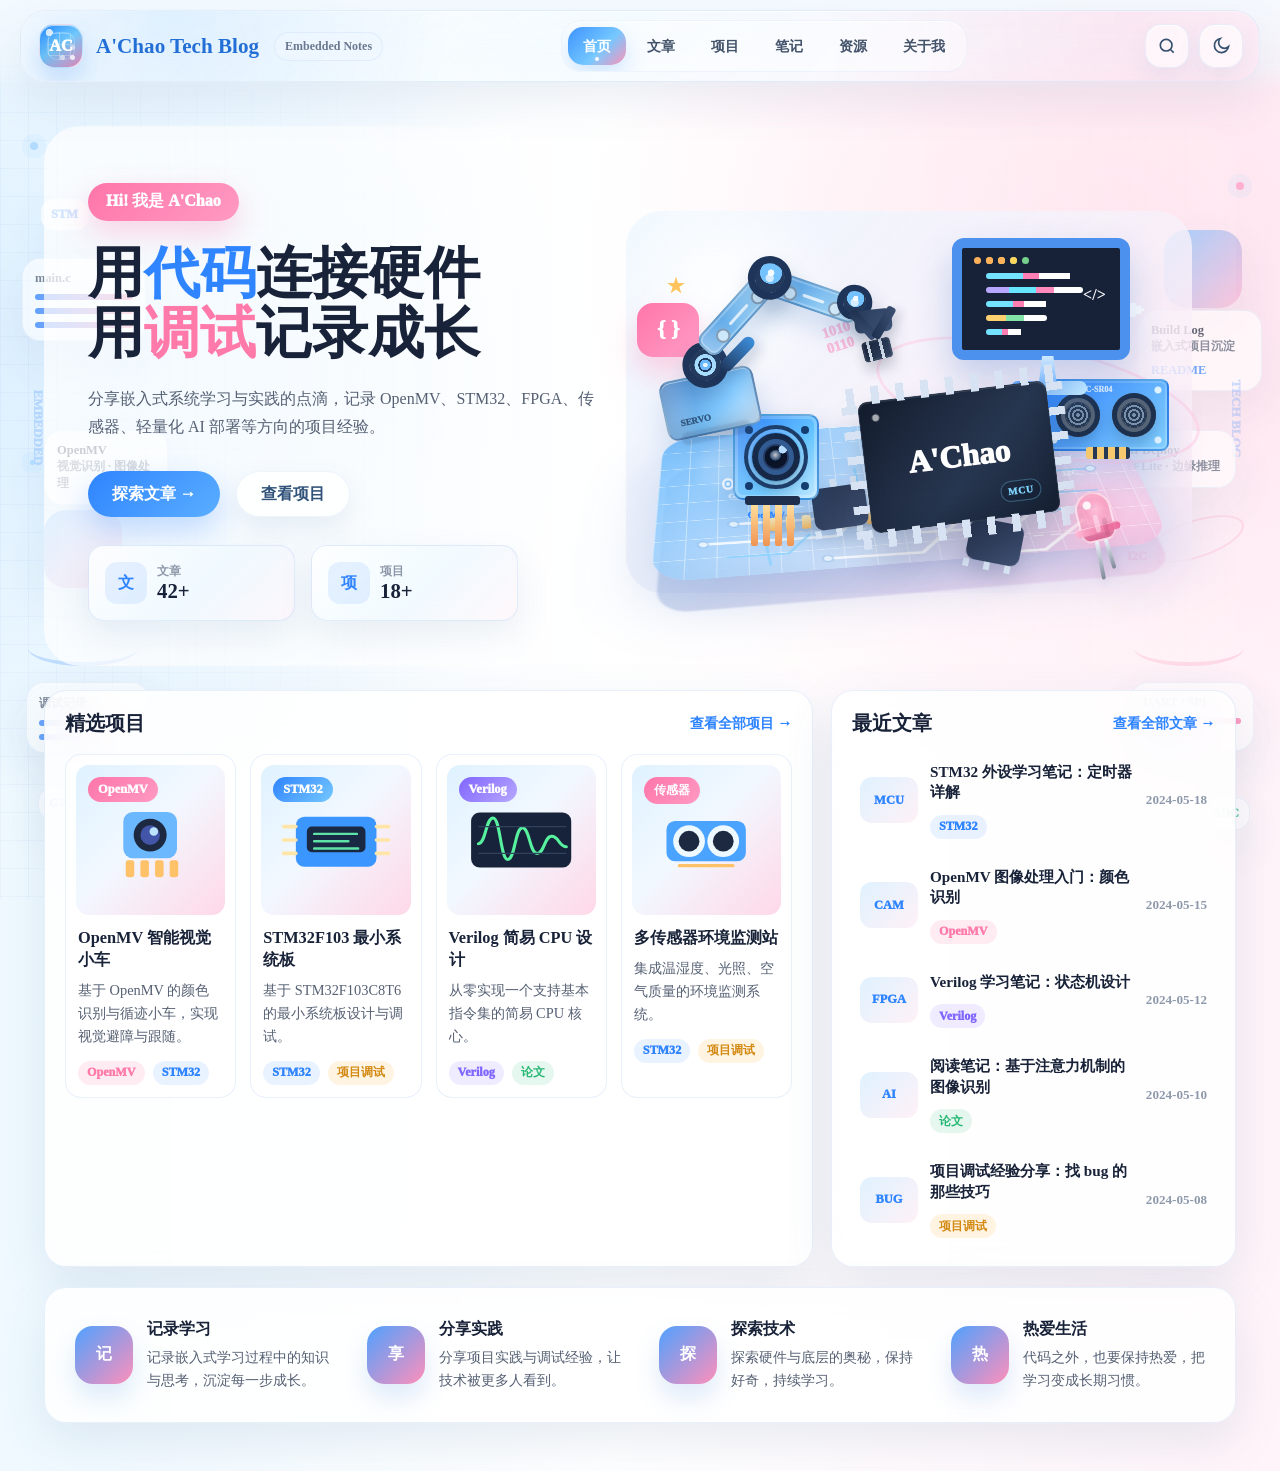
<file: index.html>
<!doctype html>
<html lang="zh-CN">
<head>
  <meta charset="utf-8">
  <meta name="viewport" content="width=device-width, initial-scale=1">
  <title>A'Chao Tech Blog</title>
  <meta name="description" content="A'Chao 的嵌入式技术博客，记录嵌入式开发、图像识别、硬件调试与项目实践。">
  <link rel="icon" href="assets/favicon.ico" sizes="any">
  <link rel="icon" href="assets/ac-favicon.png" type="image/png">
  <link rel="apple-touch-icon" href="assets/apple-touch-icon.png">
  <link rel="manifest" href="site.webmanifest">
  <link rel="stylesheet" href="assets/homepage.css">
</head>
<body data-page="home">
  <aside class="side-decor left" aria-hidden="true">
    <span class="decor-dot"></span>
    <div class="decor-chip small">STM</div>
    <div class="decor-code">main.c<span></span><span></span><span></span></div>
    <div class="decor-label">EMBEDDED</div>
    <div class="decor-bubble"><strong>OpenMV</strong>视觉识别 · 图像处理</div>
    <div class="decor-sensor"></div>
    <span class="decor-dot tiny"></span>
    <div class="decor-chip purple">FPGA</div>
    <div class="decor-wave"></div>
    <div class="decor-note">调试记录<span class="line mid"></span><span class="line short"></span></div>
    <div class="decor-pin">GPIO</div>
  </aside>

  <aside class="side-decor right" aria-hidden="true">
    <span class="decor-dot"></span>
    <div class="decor-mini-board"></div>
    <div class="decor-card-mini"><strong>Build Log</strong>嵌入式项目沉淀<span>README</span></div>
    <div class="decor-label">TECH BLOG</div>
    <div class="decor-bubble"><strong>AI Deploy</strong>TFLite · 边缘推理</div>
    <div class="decor-orbit"></div>
    <span class="decor-dot tiny"></span>
    <div class="decor-chip pink">I2C</div>
    <div class="decor-wave"></div>
    <div class="decor-note">UART / SPI<span class="line"></span><span class="line short"></span></div>
    <div class="decor-chip green">ADC</div>
  </aside>

  <header class="site-header">
    <nav class="nav" aria-label="主导航">
      <a class="brand" href="index.html" aria-label="A'Chao Tech Blog 首页">
        <span class="brand-mark">AC</span>
        <span>A'Chao Tech Blog</span>
      </a>
      <div class="nav-links">
        <a class="nav-link active" href="index.html">首页</a>
        <a class="nav-link" href="archive.html">文章</a>
        <a class="nav-link" href="projects.html">项目</a>
        <a class="nav-link" href="notes.html">笔记</a>
        <a class="nav-link" href="resources.html">资源</a>
        <a class="nav-link" href="about.html">关于我</a>
      </div>
      <div class="nav-actions">
        <button class="icon-btn" id="searchToggle" type="button" aria-label="搜索">
          <svg width="20" height="20" viewBox="0 0 24 24" fill="none" stroke="currentColor" stroke-width="2"><circle cx="11" cy="11" r="7"/><path d="m20 20-3.5-3.5"/></svg>
        </button>
        <button class="icon-btn" id="themeToggle" type="button" aria-label="切换主题">
          <svg data-theme-icon="moon" width="20" height="20" viewBox="0 0 24 24" fill="none" stroke="currentColor" stroke-width="2"><path d="M21 12.8A8.5 8.5 0 1 1 11.2 3 6.5 6.5 0 0 0 21 12.8Z"/></svg>
          <svg data-theme-icon="sun" width="20" height="20" viewBox="0 0 24 24" fill="none" stroke="currentColor" stroke-width="2" hidden><circle cx="12" cy="12" r="4"/><path d="M12 2v2M12 20v2M2 12h2M20 12h2"/></svg>
        </button>
      </div>
    </nav>
  </header>

  <div class="search-box" id="homeSearchBox">
    <label>
      <span>搜索</span>
      <input class="search-input" data-search id="homeSearchInput" type="search" placeholder="搜索文章、项目、笔记...">
    </label>
  </div>

  <main class="page" id="home">
    <section class="hero" aria-labelledby="hero-title">
      <div class="hero-content">
        <div class="eyebrow">Hi! 我是 A'Chao</div>
        <h1 class="hero-title" id="hero-title">用<span class="blue">代码</span>连接硬件<br>用<span class="pink">调试</span>记录成长</h1>
        <p class="hero-desc">分享嵌入式系统学习与实践的点滴，记录 OpenMV、STM32、FPGA、传感器、轻量化 AI 部署等方向的项目经验。</p>
        <div class="hero-actions">
          <a class="btn btn-primary" href="archive.html">探索文章 →</a>
          <a class="btn btn-secondary" href="projects.html">查看项目</a>
        </div>
        <div class="stats" aria-label="博客统计">
          <button class="stat" type="button" data-home-modal data-title="文章库" data-desc="文章部分会持续整理嵌入式学习、硬件调试、图像识别和项目复盘内容。"><i class="stat-icon">文</i><div><span>文章</span><strong>42+</strong></div></button>
          <button class="stat" type="button" data-home-modal data-title="项目集" data-desc="项目部分聚焦 OpenMV 小车、STM32 最小系统板、Verilog CPU、传感器环境监测等实践。"><i class="stat-icon">项</i><div><span>项目</span><strong>18+</strong></div></button>
        </div>
      </div>

      <div class="hero-lab" aria-label="可交互嵌入式电路板">
        <span class="lab-star s1">★</span>
        <span class="lab-star s2">✦</span>
        <span class="lab-star s3">✦</span>
        <span class="lab-code-bubble">{ }</span>
        <span class="lab-binary">1010<br>0110</span>
        <span class="lab-orbit"></span>
        <span class="board-depth" aria-hidden="true"></span>
        <span class="edge-connector" aria-hidden="true"><i></i><i></i><i></i><i></i><i></i><i></i><i></i><i></i></span>
        <span class="silk-label label-a" aria-hidden="true">GPIO</span>
        <span class="silk-label label-b" aria-hidden="true">I2C</span>
        <span class="silk-label label-c" aria-hidden="true">PWM</span>
        <div class="lab-board" aria-hidden="true">
          <svg viewBox="0 0 700 360" preserveAspectRatio="none">
            <path class="trace trace-a" d="M72 248h184l48-58h140M120 204h112l62-72h174M372 252h130l72-82M238 300h132l70-84M452 312h86l60-64" />
            <path class="trace trace-b" d="M302 90v116M346 78v118M390 98v108M158 258v48M520 126h104M500 178h126M102 282h84l34-42M420 150h68l36 36M560 218h58" />
            <path class="trace trace-c" d="M286 236c44 0 46-28 86-28h92M208 172h54c28 0 42-28 76-28M502 278h72c20 0 28-18 48-18" />
            <circle cx="72" cy="248" r="7"/><circle cx="120" cy="204" r="7"/><circle cx="574" cy="170" r="7"/><circle cx="624" cy="126" r="7"/><circle cx="238" cy="300" r="7"/><circle cx="520" cy="126" r="7"/><circle cx="420" cy="150" r="7"/><circle cx="560" cy="218" r="7"/>
          </svg>
        </div>
        <span class="via v1"></span><span class="via v2"></span><span class="via v3"></span><span class="via v4"></span><span class="via v5"></span><span class="via v6"></span><span class="via v7"></span><span class="via v8"></span>

        <button class="lab-part camera-module" type="button" data-home-modal data-title="OpenMV 视觉模块" data-desc="摄像头模块用于颜色识别、目标追踪和视觉循迹，是博客里图像处理项目的入口。">
          <span class="camera-shell"><span class="lens"><i></i></span></span>
          <span class="camera-pins"><i></i><i></i><i></i><i></i></span>
        </button>

        <button class="lab-part robot-arm" type="button" data-home-modal data-title="桌面机械臂" data-desc="机械臂用于表现自动化调试、硬件装配和实验验证流程，与视觉模块、主控芯片共同组成嵌入式实验台。">
          <span class="arm-base"><i></i></span>
          <span class="arm-link lower"><i></i></span>
          <span class="arm-joint elbow"></span>
          <span class="arm-link upper"><i></i></span>
          <span class="arm-joint wrist"></span>
          <span class="arm-claw"><i></i><i></i></span>
        </button>

        <button class="lab-part code-display" type="button" data-home-modal data-title="代码与调试屏" data-desc="记录固件逻辑、串口日志、状态机和实验结果，把每一次调试变成可复盘的文章。">
          <span class="window-dots"><i></i><i></i><i></i></span>
          <span class="code-lines"><i></i><i></i><i></i><i></i><i></i></span>
          <b>&lt;/&gt;</b>
        </button>

        <button class="lab-part main-chip" type="button" data-home-modal data-title="A'Chao 主控核心" data-desc="以 MCU、RTOS、FPGA 和 TinyML 为主线，把硬件实践整理成长期技术博客。">
          <span>A'Chao <em>MCU</em></span>
        </button>

        <button class="lab-part ultrasonic" type="button" data-home-modal data-title="传感器接口" data-desc="整理摄像头、超声波、温湿度、光照等传感器的接线、驱动和排障经验。">
          <span><i></i></span><span><i></i></span>
        </button>

        <button class="lab-part led-part" type="button" data-home-modal data-title="状态指示灯" data-desc="从点亮 LED 到定位系统状态，把每一步硬件验证记录下来。">
          <span></span><i></i><i></i>
        </button>

        <button class="lab-part mini-chip chip-a" type="button" data-home-modal data-title="外设芯片" data-desc="外设芯片、通信总线和驱动代码，是嵌入式项目最值得沉淀的细节。"></button>
        <button class="lab-part mini-chip chip-b" type="button" data-home-modal data-title="电源与接口" data-desc="电源、接口、焊接和板级问题会被整理成排查清单。"></button>
      </div>
    </section>

    <section class="section grid-main">
      <div class="panel" id="projects">
        <div class="panel-head">
          <h2 class="section-title">精选项目</h2>
          <a class="link-more" href="projects.html">查看全部项目 →</a>
        </div>
        <div class="project-list">
          <article class="project-card" data-title="OpenMV 智能视觉小车" data-tags="openmv stm32 vision" data-home-modal data-desc="基于 OpenMV 的颜色识别与循迹小车，实现视觉避障、目标跟随与巡线控制。">
            <div class="thumb"><span class="tag-top">OpenMV</span><svg viewBox="0 0 220 140" fill="none"><rect x="66" y="24" width="88" height="76" rx="16" fill="#6bb8ff"/><circle cx="110" cy="62" r="27" fill="#1d2940"/><circle cx="110" cy="62" r="16" fill="#4255a8"/><circle cx="116" cy="56" r="7" fill="#bde5ff"/><rect x="70" y="103" width="14" height="28" rx="4" fill="#ffc269"/><rect x="94" y="103" width="14" height="28" rx="4" fill="#ffc269"/><rect x="118" y="103" width="14" height="28" rx="4" fill="#ffc269"/><rect x="142" y="103" width="14" height="28" rx="4" fill="#ffc269"/></svg></div>
            <div class="card-body"><h3 class="card-title">OpenMV 智能视觉小车</h3><p class="card-text">基于 OpenMV 的颜色识别与循迹小车，实现视觉避障与跟随。</p><div class="tags"><span class="tag pink">OpenMV</span><span class="tag">STM32</span></div></div>
          </article>
          <article class="project-card" data-title="STM32F103 最小系统板" data-tags="stm32 embedded board" data-home-modal data-desc="基于 STM32F103C8T6 的最小系统板设计、外设驱动与调试记录。">
            <div class="thumb"><span class="tag-top blue">STM32</span><svg viewBox="0 0 220 140" fill="none"><rect x="44" y="32" width="132" height="82" rx="14" fill="#3c96ff"/><rect x="62" y="48" width="96" height="42" rx="8" fill="#192944"/><path d="M74 60h70M74 72h56M74 84h72" stroke="#5de2a7" stroke-width="4" stroke-linecap="round"/><path d="M44 48H24M44 70H24M44 92H24M176 48h20M176 70h20M176 92h20" stroke="#ffe6a8" stroke-width="6" stroke-linecap="round"/></svg></div>
            <div class="card-body"><h3 class="card-title">STM32F103 最小系统板</h3><p class="card-text">基于 STM32F103C8T6 的最小系统板设计与调试。</p><div class="tags"><span class="tag">STM32</span><span class="tag gold">项目调试</span></div></div>
          </article>
          <article class="project-card" data-title="Verilog 简易 CPU 设计" data-tags="fpga verilog cpu" data-home-modal data-desc="从零实现一个支持基本指令集的简易 CPU 核心，包含仿真与验证。">
            <div class="thumb"><span class="tag-top purple">Verilog</span><svg viewBox="0 0 220 140" fill="none"><rect x="28" y="25" width="164" height="90" rx="14" fill="#17233b"/><path d="M40 76c12 0 12-42 24-42s12 68 24 68 12-52 24-52 12 42 24 42 12-28 24-28 12 17 24 17" stroke="#58f29f" stroke-width="5" stroke-linecap="round"/><path d="M40 92h144M40 48h144" stroke="#31425f" stroke-width="2"/></svg></div>
            <div class="card-body"><h3 class="card-title">Verilog 简易 CPU 设计</h3><p class="card-text">从零实现一个支持基本指令集的简易 CPU 核心。</p><div class="tags"><span class="tag purple">Verilog</span><span class="tag green">论文</span></div></div>
          </article>
          <article class="project-card" data-title="多传感器环境监测站" data-tags="sensor stm32 iot" data-home-modal data-desc="集成温湿度、光照、空气质量等传感器，实现环境数据采集与展示。">
            <div class="thumb"><span class="tag-top">传感器</span><svg viewBox="0 0 220 140" fill="none"><rect x="45" y="39" width="130" height="66" rx="14" fill="#4aa3ff"/><circle cx="82" cy="72" r="26" fill="#eef8ff"/><circle cx="82" cy="72" r="17" fill="#1d2940"/><circle cx="138" cy="72" r="26" fill="#eef8ff"/><circle cx="138" cy="72" r="17" fill="#1d2940"/><path d="M66 112h88" stroke="#ffc269" stroke-width="5" stroke-linecap="round"/></svg></div>
            <div class="card-body"><h3 class="card-title">多传感器环境监测站</h3><p class="card-text">集成温湿度、光照、空气质量的环境监测系统。</p><div class="tags"><span class="tag">STM32</span><span class="tag gold">项目调试</span></div></div>
          </article>
        </div>
      </div>

      <aside class="panel" id="articles">
        <div class="panel-head">
          <h2 class="section-title">最近文章</h2>
          <a class="link-more" href="archive.html">查看全部文章 →</a>
        </div>
        <div class="article-list">
          <a class="article" href="posts/rtos-scheduler.html" data-title="STM32 外设学习笔记 定时器详解" data-tags="stm32 embedded"><span class="article-thumb">MCU</span><div><h3>STM32 外设学习笔记：定时器详解</h3><div class="meta"><span class="tag">STM32</span></div></div><time>2024-05-18</time></a>
          <a class="article" href="posts/edge-ai-inference.html" data-title="OpenMV 图像处理入门 颜色识别" data-tags="openmv ai"><span class="article-thumb">CAM</span><div><h3>OpenMV 图像处理入门：颜色识别</h3><div class="meta"><span class="tag pink">OpenMV</span></div></div><time>2024-05-15</time></a>
          <a class="article" href="posts/ai-coding-workflow.html" data-title="Verilog 学习笔记 状态机设计" data-tags="verilog fpga"><span class="article-thumb">FPGA</span><div><h3>Verilog 学习笔记：状态机设计</h3><div class="meta"><span class="tag purple">Verilog</span></div></div><time>2024-05-12</time></a>
          <a class="article" href="posts/out-of-stack-notes.html" data-title="阅读笔记 基于注意力机制的图像识别" data-tags="paper ai"><span class="article-thumb">AI</span><div><h3>阅读笔记：基于注意力机制的图像识别</h3><div class="meta"><span class="tag green">论文</span></div></div><time>2024-05-10</time></a>
          <a class="article" href="posts/github-pages-start.html" data-title="项目调试经验 找 bug 技巧" data-tags="debug project"><span class="article-thumb">BUG</span><div><h3>项目调试经验分享：找 bug 的那些技巧</h3><div class="meta"><span class="tag gold">项目调试</span></div></div><time>2024-05-08</time></a>
        </div>
      </aside>
    </section>

    <section class="values panel" id="notes">
      <article class="value"><div class="value-icon">记</div><div><h3>记录学习</h3><p>记录嵌入式学习过程中的知识与思考，沉淀每一步成长。</p></div></article>
      <article class="value"><div class="value-icon">享</div><div><h3>分享实践</h3><p>分享项目实践与调试经验，让技术被更多人看到。</p></div></article>
      <article class="value"><div class="value-icon">探</div><div><h3>探索技术</h3><p>探索硬件与底层的奥秘，保持好奇，持续学习。</p></div></article>
      <article class="value"><div class="value-icon">热</div><div><h3>热爱生活</h3><p>代码之外，也要保持热爱，把学习变成长期习惯。</p></div></article>
    </section>
  </main>

  <div class="modal" id="homeModal" hidden>
    <section class="modal-card" role="dialog" aria-modal="true" aria-labelledby="homeModalTitle">
      <h2 id="homeModalTitle">标题</h2>
      <p id="homeModalDesc">内容</p>
      <button class="btn btn-primary" type="button" data-home-modal-close>关闭</button>
    </section>
  </div>

  <script src="assets/script.js"></script>
</body>
</html>
</file>
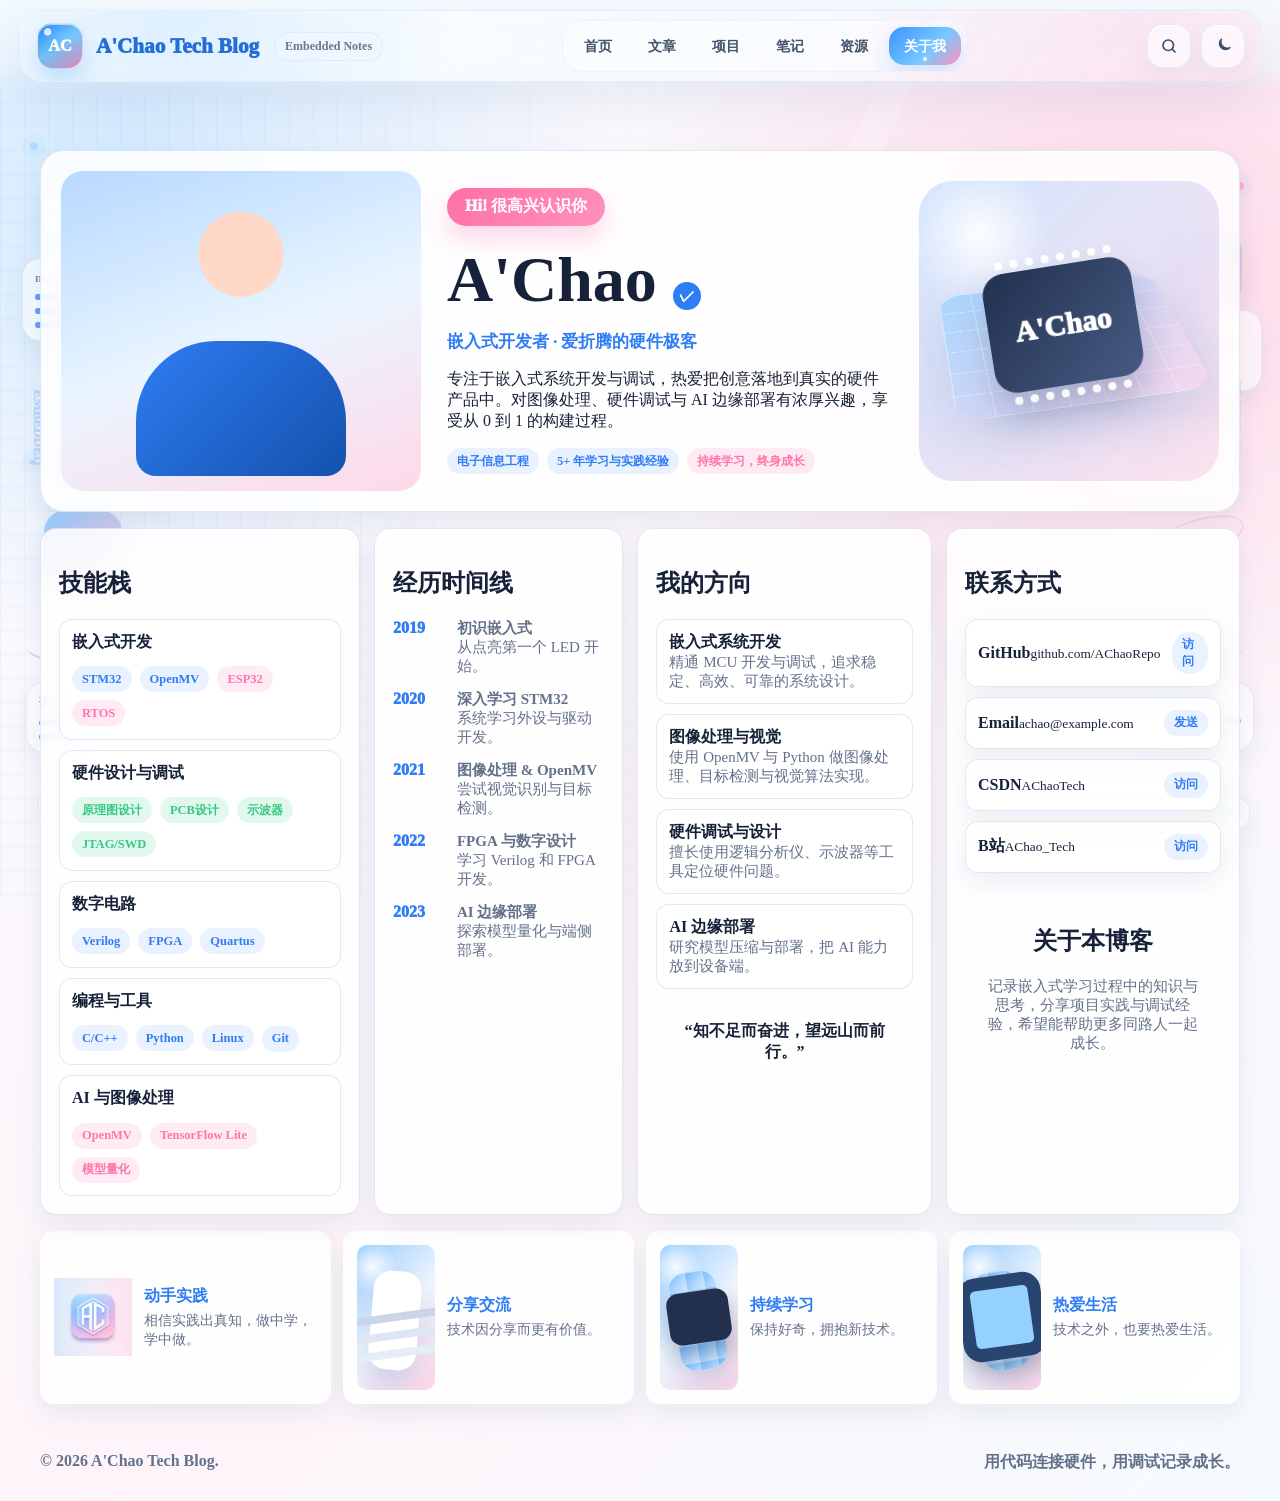
<file: about.html>
<!doctype html>
<html lang="zh-CN">
<head>
  <meta charset="utf-8">
  <meta name="viewport" content="width=device-width, initial-scale=1">
  <title>关于我 | A'Chao Tech Blog</title>
  <meta name="description" content="关于 A'Chao 与这个技术博客。">
  <link rel="icon" href="assets/favicon.ico" sizes="any">
  <link rel="icon" href="assets/ac-favicon.png" type="image/png">
  <link rel="apple-touch-icon" href="assets/apple-touch-icon.png">
  <link rel="manifest" href="site.webmanifest">
  <link rel="stylesheet" href="assets/styles.css">
</head>
<body data-page="about">
  <a class="skip-link" href="#content">跳到内容</a>
  <aside class="side-decor left" aria-hidden="true">
    <span class="decor-dot"></span>
    <div class="decor-chip small">STM</div>
    <div class="decor-code">main.c<span></span><span></span><span></span></div>
    <div class="decor-label">EMBEDDED</div>
    <div class="decor-bubble"><strong>OpenMV</strong>视觉识别 · 图像处理</div>
    <div class="decor-sensor"></div>
    <span class="decor-dot tiny"></span>
    <div class="decor-chip purple">FPGA</div>
    <div class="decor-wave"></div>
    <div class="decor-note">调试记录<span class="line mid"></span><span class="line short"></span></div>
    <div class="decor-pin">GPIO</div>
  </aside>

  <aside class="side-decor right" aria-hidden="true">
    <span class="decor-dot"></span>
    <div class="decor-mini-board"></div>
    <div class="decor-card-mini"><strong>Build Log</strong>嵌入式项目沉淀<span>README</span></div>
    <div class="decor-label">TECH BLOG</div>
    <div class="decor-bubble"><strong>AI Deploy</strong>TFLite · 边缘推理</div>
    <div class="decor-orbit"></div>
    <span class="decor-dot tiny"></span>
    <div class="decor-chip pink">I2C</div>
    <div class="decor-wave"></div>
    <div class="decor-note">UART / SPI<span class="line"></span><span class="line short"></span></div>
    <div class="decor-chip green">ADC</div>
  </aside>

  <header class="site-header">
    <div class="header-inner">
      <a class="brand" href="index.html"><img src="assets/site-logo-mark.png" width="56" height="56" alt=""><span><strong>A'Chao Tech Blog</strong></span></a>
      <nav class="site-nav" aria-label="主导航"><a href="index.html">首页</a><a href="archive.html">文章</a><a href="projects.html">项目</a><a href="notes.html">笔记</a><a href="resources.html">资源</a><a href="about.html" aria-current="page">关于我</a></nav>
      <div class="header-actions"><a class="icon-link" href="archive.html" aria-label="搜索"><svg viewBox="0 0 24 24"><circle cx="11" cy="11" r="7"/><path d="m20 20-3.5-3.5"/></svg></a><button class="icon-button" id="themeToggle" type="button" aria-label="切换主题"><svg data-theme-icon="moon" viewBox="0 0 24 24"><path d="M21 14.2A8.5 8.5 0 0 1 9.8 3a7 7 0 1 0 11.2 11.2Z"/></svg><svg data-theme-icon="sun" viewBox="0 0 24 24" hidden><circle cx="12" cy="12" r="4"/><path d="M12 2v2M12 20v2M2 12h2M20 12h2"/></svg></button><img class="user-avatar" src="assets/apple-touch-icon.png" width="46" height="46" alt=""></div>
    </div>
  </header>

  <main id="content" class="site-main">
    <section class="about-hero-new glass-card">
      <div class="portrait" aria-hidden="true"></div>
      <div>
        <span class="hello-pill">Hi! 很高兴认识你</span>
        <h1 class="about-title">A'Chao <span class="verify">✓</span></h1>
        <p class="about-intro"><strong class="accent">嵌入式开发者 · 爱折腾的硬件极客</strong></p>
        <p>专注于嵌入式系统开发与调试，热爱把创意落地到真实的硬件产品中。对图像处理、硬件调试与 AI 边缘部署有浓厚兴趣，享受从 0 到 1 的构建过程。</p>
        <div class="tag-list"><span class="tag">电子信息工程</span><span class="tag">5+ 年学习与实践经验</span><span class="tag pink">持续学习，终身成长</span></div>
      </div>
      <div class="about-chip" aria-hidden="true"><span class="chip-core">A'Chao</span></div>
    </section>

    <section class="about-grid" aria-label="关于详情">
      <article class="about-card">
        <h2>技能栈</h2>
        <ul class="topic-list">
          <li><strong>嵌入式开发</strong><div class="tag-list"><span class="tag">STM32</span><span class="tag">OpenMV</span><span class="tag pink">ESP32</span><span class="tag pink">RTOS</span></div></li>
          <li><strong>硬件设计与调试</strong><div class="tag-list"><span class="tag green">原理图设计</span><span class="tag green">PCB设计</span><span class="tag green">示波器</span><span class="tag green">JTAG/SWD</span></div></li>
          <li><strong>数字电路</strong><div class="tag-list"><span class="tag">Verilog</span><span class="tag">FPGA</span><span class="tag">Quartus</span></div></li>
          <li><strong>编程与工具</strong><div class="tag-list"><span class="tag">C/C++</span><span class="tag">Python</span><span class="tag">Linux</span><span class="tag">Git</span></div></li>
          <li><strong>AI 与图像处理</strong><div class="tag-list"><span class="tag pink">OpenMV</span><span class="tag pink">TensorFlow Lite</span><span class="tag pink">模型量化</span></div></li>
        </ul>
      </article>

      <article class="about-card">
        <h2>经历时间线</h2>
        <div class="timeline">
          <div class="timeline-item"><span>2019</span><p><strong>初识嵌入式</strong><br>从点亮第一个 LED 开始。</p></div>
          <div class="timeline-item"><span>2020</span><p><strong>深入学习 STM32</strong><br>系统学习外设与驱动开发。</p></div>
          <div class="timeline-item"><span>2021</span><p><strong>图像处理 & OpenMV</strong><br>尝试视觉识别与目标检测。</p></div>
          <div class="timeline-item"><span>2022</span><p><strong>FPGA 与数字设计</strong><br>学习 Verilog 和 FPGA 开发。</p></div>
          <div class="timeline-item"><span>2023</span><p><strong>AI 边缘部署</strong><br>探索模型量化与端侧部署。</p></div>
        </div>
      </article>

      <article class="about-card">
        <h2>我的方向</h2>
        <ul class="topic-list">
          <li><strong>嵌入式系统开发</strong><p>精通 MCU 开发与调试，追求稳定、高效、可靠的系统设计。</p></li>
          <li><strong>图像处理与视觉</strong><p>使用 OpenMV 与 Python 做图像处理、目标检测与视觉算法实现。</p></li>
          <li><strong>硬件调试与设计</strong><p>擅长使用逻辑分析仪、示波器等工具定位硬件问题。</p></li>
          <li><strong>AI 边缘部署</strong><p>研究模型压缩与部署，把 AI 能力放到设备端。</p></li>
        </ul>
        <div class="wide-note"><strong>“知不足而奋进，望远山而前行。”</strong></div>
      </article>

      <aside class="about-card">
        <h2>联系方式</h2>
        <div class="contact-list">
          <a class="contact-item" href="https://github.com/AChaoRepo" target="_blank" rel="noreferrer"><div><strong>GitHub</strong><small>github.com/AChaoRepo</small></div><span class="tag">访问</span></a>
          <a class="contact-item" href="mailto:achao@example.com"><div><strong>Email</strong><small>achao@example.com</small></div><span class="tag">发送</span></a>
          <a class="contact-item" href="#"><div><strong>CSDN</strong><small>AChaoTech</small></div><span class="tag">访问</span></a>
          <a class="contact-item" href="#"><div><strong>B站</strong><small>AChao_Tech</small></div><span class="tag">访问</span></a>
        </div>
        <div class="wide-note"><h2>关于本博客</h2><p>记录嵌入式学习过程中的知识与思考，分享项目实践与调试经验，希望能帮助更多同路人一起成长。</p></div>
      </aside>
    </section>

    <section class="feature-row" aria-label="价值方向">
      <article><img src="assets/apple-touch-icon.png" width="78" height="78" alt=""><div><h3>动手实践</h3><p>相信实践出真知，做中学，学中做。</p></div></article>
      <article><div class="thumb paper"></div><div><h3>分享交流</h3><p>技术因分享而更有价值。</p></div></article>
      <article><div class="thumb"></div><div><h3>持续学习</h3><p>保持好奇，拥抱新技术。</p></div></article>
      <article><div class="thumb camera"></div><div><h3>热爱生活</h3><p>技术之外，也要热爱生活。</p></div></article>
    </section>
  </main>

  <footer class="site-footer"><p>© <span id="year">2026</span> A'Chao Tech Blog.</p><p>用代码连接硬件，用调试记录成长。</p></footer>
  <script src="assets/script.js"></script>
</body>
</html>
</file>
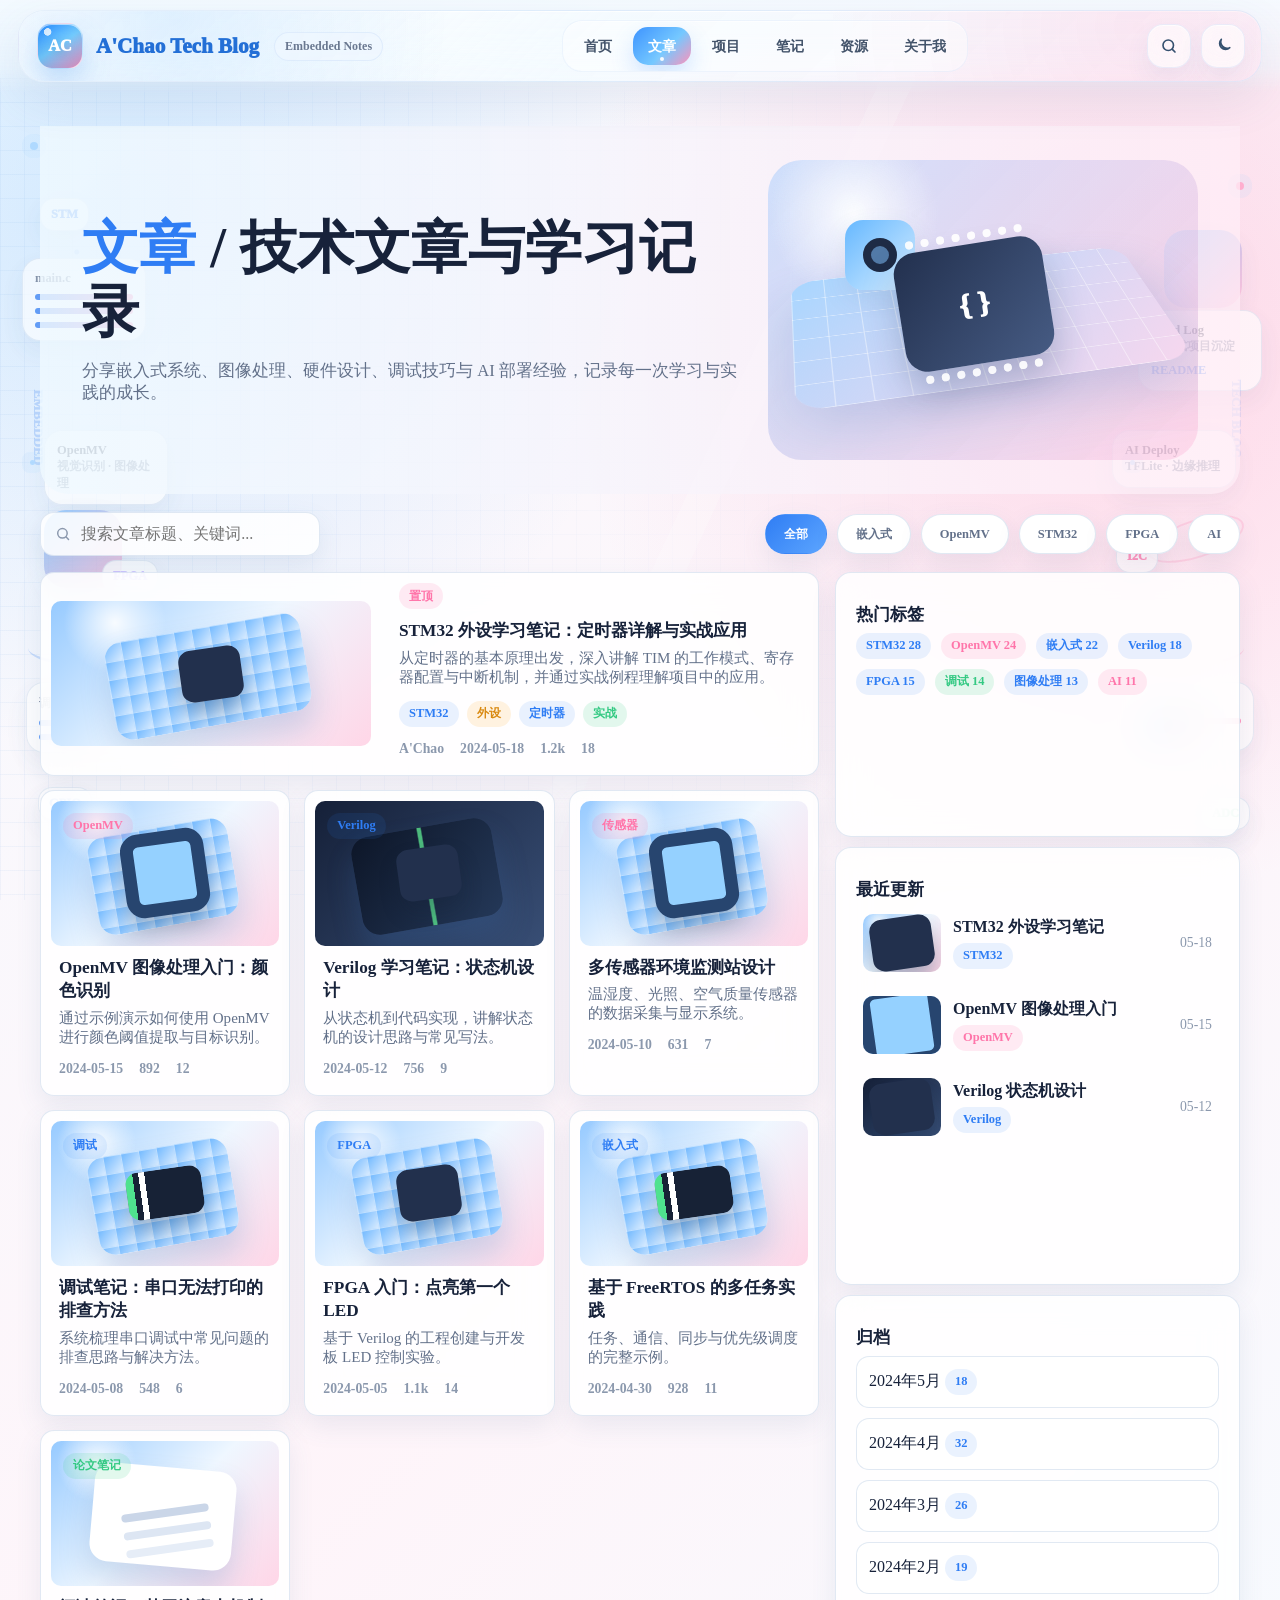
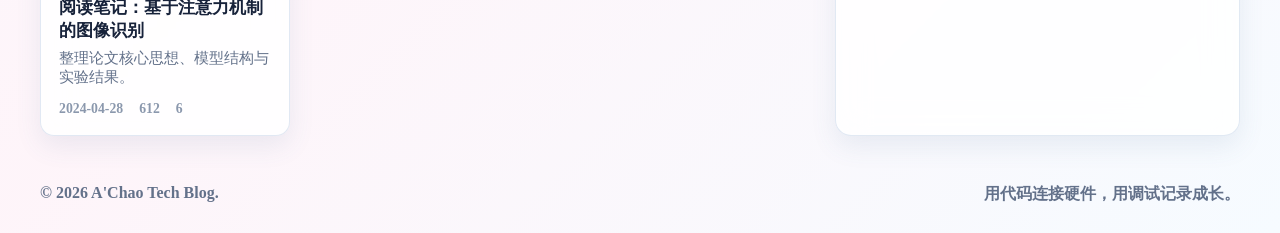
<file: archive.html>
<!doctype html>
<html lang="zh-CN">
<head>
  <meta charset="utf-8">
  <meta name="viewport" content="width=device-width, initial-scale=1">
  <title>文章 | A'Chao Tech Blog</title>
  <meta name="description" content="A'Chao Tech Blog 的技术文章与学习记录。">
  <link rel="icon" href="assets/favicon.ico" sizes="any">
  <link rel="icon" href="assets/ac-favicon.png" type="image/png">
  <link rel="apple-touch-icon" href="assets/apple-touch-icon.png">
  <link rel="manifest" href="site.webmanifest">
  <link rel="stylesheet" href="assets/styles.css">
</head>
<body data-page="archive">
  <a class="skip-link" href="#content">跳到内容</a>
  <aside class="side-decor left" aria-hidden="true">
    <span class="decor-dot"></span>
    <div class="decor-chip small">STM</div>
    <div class="decor-code">main.c<span></span><span></span><span></span></div>
    <div class="decor-label">EMBEDDED</div>
    <div class="decor-bubble"><strong>OpenMV</strong>视觉识别 · 图像处理</div>
    <div class="decor-sensor"></div>
    <span class="decor-dot tiny"></span>
    <div class="decor-chip purple">FPGA</div>
    <div class="decor-wave"></div>
    <div class="decor-note">调试记录<span class="line mid"></span><span class="line short"></span></div>
    <div class="decor-pin">GPIO</div>
  </aside>

  <aside class="side-decor right" aria-hidden="true">
    <span class="decor-dot"></span>
    <div class="decor-mini-board"></div>
    <div class="decor-card-mini"><strong>Build Log</strong>嵌入式项目沉淀<span>README</span></div>
    <div class="decor-label">TECH BLOG</div>
    <div class="decor-bubble"><strong>AI Deploy</strong>TFLite · 边缘推理</div>
    <div class="decor-orbit"></div>
    <span class="decor-dot tiny"></span>
    <div class="decor-chip pink">I2C</div>
    <div class="decor-wave"></div>
    <div class="decor-note">UART / SPI<span class="line"></span><span class="line short"></span></div>
    <div class="decor-chip green">ADC</div>
  </aside>

  <header class="site-header">
    <div class="header-inner">
      <a class="brand" href="index.html"><img src="assets/site-logo-mark.png" width="56" height="56" alt=""><span><strong>A'Chao Tech Blog</strong></span></a>
      <nav class="site-nav" aria-label="主导航"><a href="index.html">首页</a><a href="archive.html" aria-current="page">文章</a><a href="projects.html">项目</a><a href="notes.html">笔记</a><a href="resources.html">资源</a><a href="about.html">关于我</a></nav>
      <div class="header-actions"><a class="icon-link" href="#content" aria-label="搜索文章"><svg viewBox="0 0 24 24"><circle cx="11" cy="11" r="7"/><path d="m20 20-3.5-3.5"/></svg></a><button class="icon-button" id="themeToggle" type="button" aria-label="切换主题"><svg data-theme-icon="moon" viewBox="0 0 24 24"><path d="M21 14.2A8.5 8.5 0 0 1 9.8 3a7 7 0 1 0 11.2 11.2Z"/></svg><svg data-theme-icon="sun" viewBox="0 0 24 24" hidden><circle cx="12" cy="12" r="4"/><path d="M12 2v2M12 20v2M2 12h2M20 12h2"/></svg></button><img class="user-avatar" src="assets/apple-touch-icon.png" width="46" height="46" alt=""></div>
    </div>
  </header>

  <main id="content" class="site-main">
    <section class="page-hero">
      <div><h1><span class="accent">文章</span> / 技术文章与学习记录</h1><p>分享嵌入式系统、图像处理、硬件设计、调试技巧与 AI 部署经验，记录每一次学习与实践的成长。</p></div>
      <div class="page-art" aria-hidden="true"><span class="sensor one"></span><span class="chip-core">{ }</span></div>
    </section>

    <section class="toolbar" aria-label="文章工具">
      <label class="search-field"><svg viewBox="0 0 24 24"><circle cx="11" cy="11" r="7"/><path d="m20 20-3.5-3.5"/></svg><input data-search type="search" placeholder="搜索文章标题、关键词..."></label>
      <div class="filter-row">
        <button class="filter-button is-active" type="button" data-filter="all">全部</button>
        <button class="filter-button" type="button" data-filter="embedded">嵌入式</button>
        <button class="filter-button" type="button" data-filter="openmv">OpenMV</button>
        <button class="filter-button" type="button" data-filter="stm32">STM32</button>
        <button class="filter-button" type="button" data-filter="fpga">FPGA</button>
        <button class="filter-button" type="button" data-filter="ai">AI</button>
      </div>
    </section>

    <div class="content-layout">
      <section class="article-grid" aria-label="文章列表">
        <article class="article-card featured" data-title="STM32 外设学习笔记 定时器详解与实战应用" data-tags="embedded stm32 notes">
          <a class="post-link" href="posts/rtos-scheduler.html" aria-label="阅读 STM32 外设学习笔记"></a>
          <div class="thumb"></div>
          <div class="card-body"><span class="badge pink">置顶</span><h2>STM32 外设学习笔记：定时器详解与实战应用</h2><p>从定时器的基本原理出发，深入讲解 TIM 的工作模式、寄存器配置与中断机制，并通过实战例程理解项目中的应用。</p><div class="tag-list"><span class="tag">STM32</span><span class="tag orange">外设</span><span class="tag">定时器</span><span class="tag green">实战</span></div><div class="meta-row"><span>A'Chao</span><time>2024-05-18</time><span>1.2k</span><span>18</span></div></div>
        </article>
        <article class="article-card" data-title="OpenMV 图像处理入门 颜色识别" data-tags="openmv ai embedded"><a class="post-link" href="posts/edge-ai-inference.html"></a><div class="thumb camera"><span class="badge pink">OpenMV</span></div><div class="card-body"><h2>OpenMV 图像处理入门：颜色识别</h2><p>通过示例演示如何使用 OpenMV 进行颜色阈值提取与目标识别。</p><div class="meta-row"><time>2024-05-15</time><span>892</span><span>12</span></div></div></article>
        <article class="article-card" data-title="Verilog 学习笔记 状态机设计" data-tags="fpga notes"><a class="post-link" href="posts/ai-coding-workflow.html"></a><div class="thumb dark"><span class="badge">Verilog</span></div><div class="card-body"><h2>Verilog 学习笔记：状态机设计</h2><p>从状态机到代码实现，讲解状态机的设计思路与常见写法。</p><div class="meta-row"><time>2024-05-12</time><span>756</span><span>9</span></div></div></article>
        <article class="article-card" data-title="多传感器环境监测站设计" data-tags="embedded stm32"><a class="post-link" href="posts/github-pages-start.html"></a><div class="thumb camera"><span class="badge pink">传感器</span></div><div class="card-body"><h2>多传感器环境监测站设计</h2><p>温湿度、光照、空气质量传感器的数据采集与显示系统。</p><div class="meta-row"><time>2024-05-10</time><span>631</span><span>7</span></div></div></article>
        <article class="article-card" data-title="串口无法打印的排查方法" data-tags="embedded notes"><a class="post-link" href="posts/out-of-stack-notes.html"></a><div class="thumb monitor"><span class="badge">调试</span></div><div class="card-body"><h2>调试笔记：串口无法打印的排查方法</h2><p>系统梳理串口调试中常见问题的排查思路与解决方法。</p><div class="meta-row"><time>2024-05-08</time><span>548</span><span>6</span></div></div></article>
        <article class="article-card" data-title="FPGA 入门 点亮第一个 LED" data-tags="fpga"><div class="thumb"><span class="badge">FPGA</span></div><div class="card-body"><h2>FPGA 入门：点亮第一个 LED</h2><p>基于 Verilog 的工程创建与开发板 LED 控制实验。</p><div class="meta-row"><time>2024-05-05</time><span>1.1k</span><span>14</span></div></div></article>
        <article class="article-card" data-title="基于 FreeRTOS 的多任务实践" data-tags="embedded stm32"><div class="thumb monitor"><span class="badge">嵌入式</span></div><div class="card-body"><h2>基于 FreeRTOS 的多任务实践</h2><p>任务、通信、同步与优先级调度的完整示例。</p><div class="meta-row"><time>2024-04-30</time><span>928</span><span>11</span></div></div></article>
        <article class="article-card" data-title="基于注意力机制的图像识别 阅读笔记" data-tags="ai notes"><div class="thumb paper"><span class="badge green">论文笔记</span></div><div class="card-body"><h2>阅读笔记：基于注意力机制的图像识别</h2><p>整理论文核心思想、模型结构与实验结果。</p><div class="meta-row"><time>2024-04-28</time><span>612</span><span>6</span></div></div></article>
        <p class="empty-state" id="noResults" hidden>没有匹配的文章。</p>
      </section>

      <aside class="side-stack" aria-label="侧栏">
        <section class="panel"><h2>热门标签</h2><div class="tag-cloud"><span class="tag">STM32 28</span><span class="tag pink">OpenMV 24</span><span class="tag">嵌入式 22</span><span class="tag">Verilog 18</span><span class="tag">FPGA 15</span><span class="tag green">调试 14</span><span class="tag">图像处理 13</span><span class="tag pink">AI 11</span></div></section>
        <section class="panel"><h2>最近更新</h2><div class="article-list"><a href="posts/rtos-scheduler.html"><div class="thumb"></div><div><h3>STM32 外设学习笔记</h3><p><span class="tag">STM32</span></p></div><time>05-18</time></a><a href="posts/edge-ai-inference.html"><div class="thumb camera"></div><div><h3>OpenMV 图像处理入门</h3><p><span class="tag pink">OpenMV</span></p></div><time>05-15</time></a><a href="posts/ai-coding-workflow.html"><div class="thumb dark"></div><div><h3>Verilog 状态机设计</h3><p><span class="tag">Verilog</span></p></div><time>05-12</time></a></div></section>
        <section class="panel"><h2>归档</h2><ul class="archive-list"><li>2024年5月 <span class="tag">18</span></li><li>2024年4月 <span class="tag">32</span></li><li>2024年3月 <span class="tag">26</span></li><li>2024年2月 <span class="tag">19</span></li></ul></section>
      </aside>
    </div>
  </main>

  <footer class="site-footer"><p>© <span id="year">2026</span> A'Chao Tech Blog.</p><p>用代码连接硬件，用调试记录成长。</p></footer>
  <script src="assets/script.js"></script>
</body>
</html>
</file>
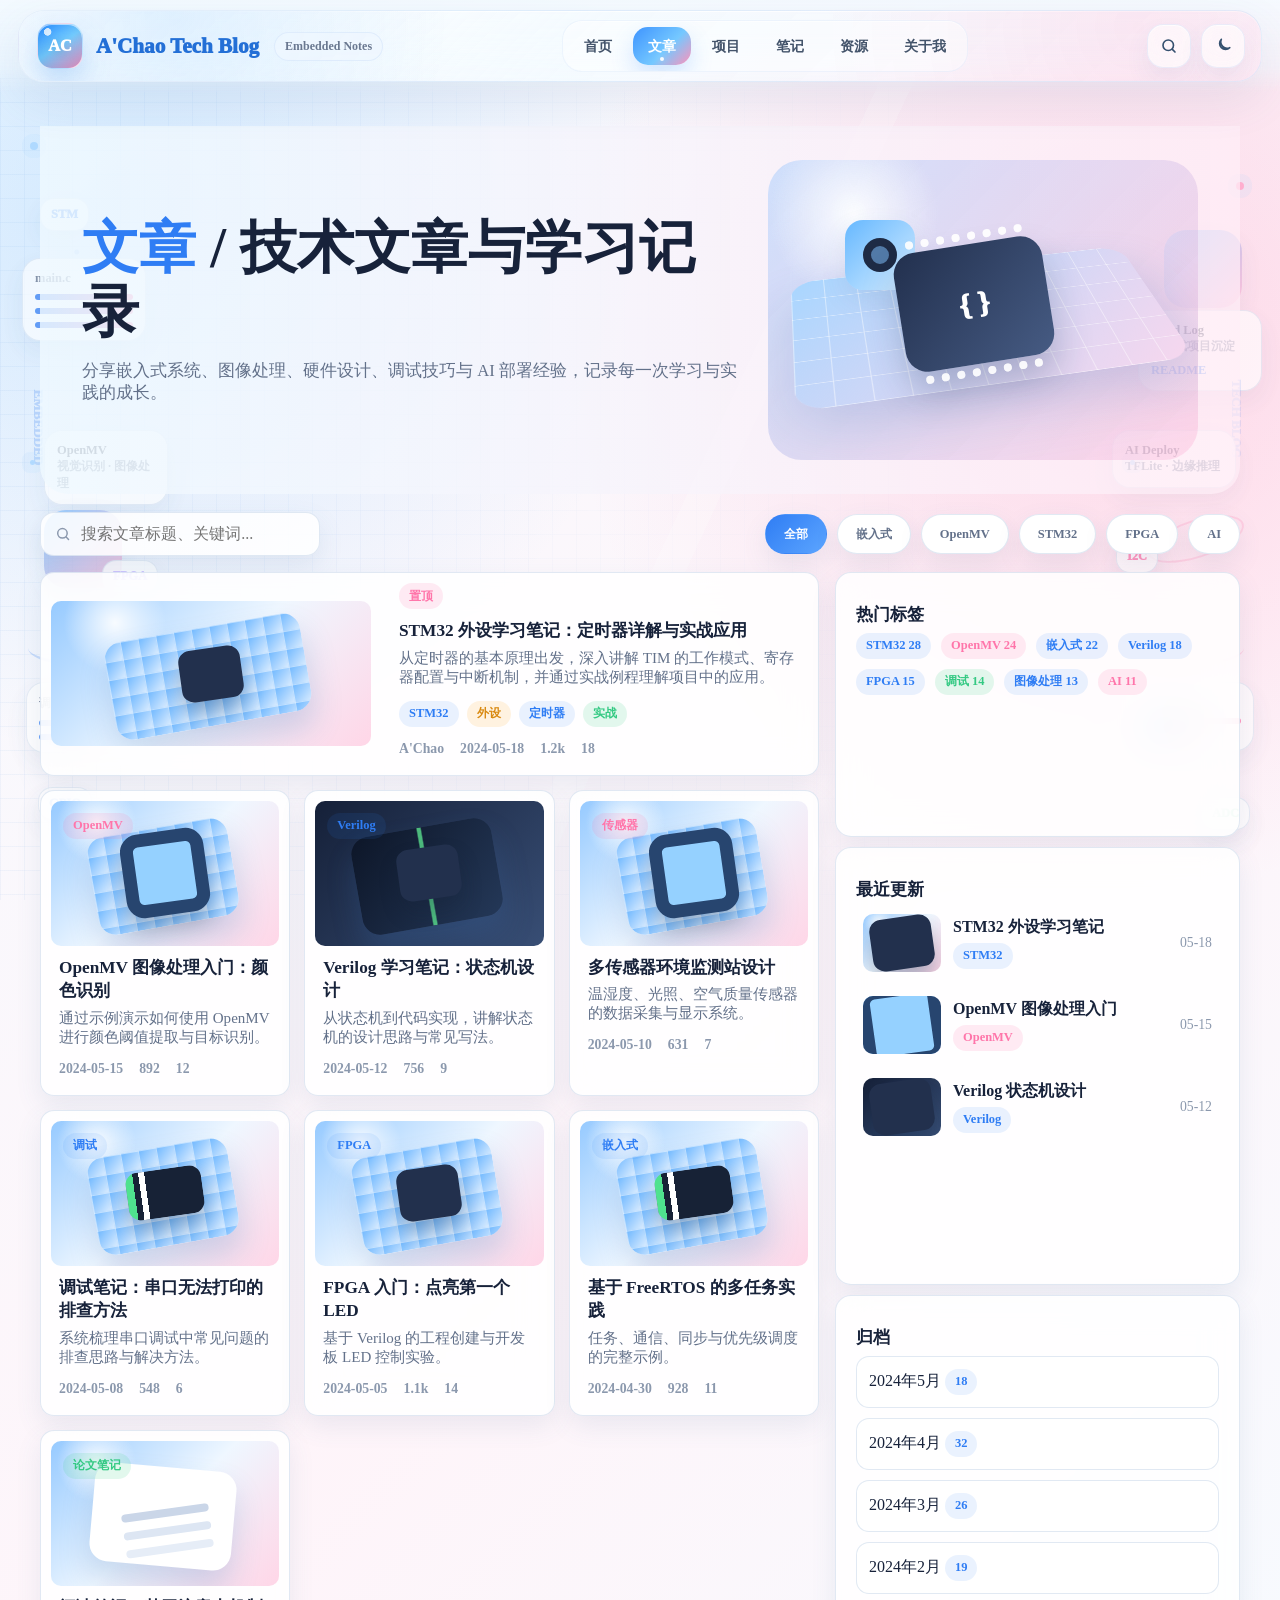
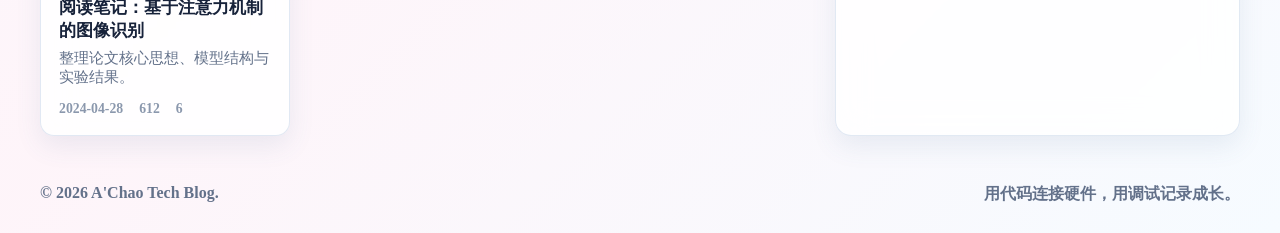
<file: lab.html>
<!doctype html>
<html lang="zh-CN">
<head>
  <meta charset="utf-8">
  <meta name="viewport" content="width=device-width, initial-scale=1">
  <title>跳转中 | A'Chao Tech Blog</title>
  <meta http-equiv="refresh" content="0; url=archive.html">
  <link rel="icon" href="assets/favicon.ico" sizes="any">
  <link rel="icon" href="assets/ac-favicon.png" type="image/png">
  <link rel="stylesheet" href="assets/styles.css">
</head>
<body>
  <main class="not-found">
    <img src="assets/apple-touch-icon.png" width="120" height="120" alt="">
    <h1>实验台已合并到文章页</h1>
    <p>正在跳转到新的文章页面。</p>
    <a class="button primary" href="archive.html">立即进入文章</a>
  </main>
</body>
</html>
</file>
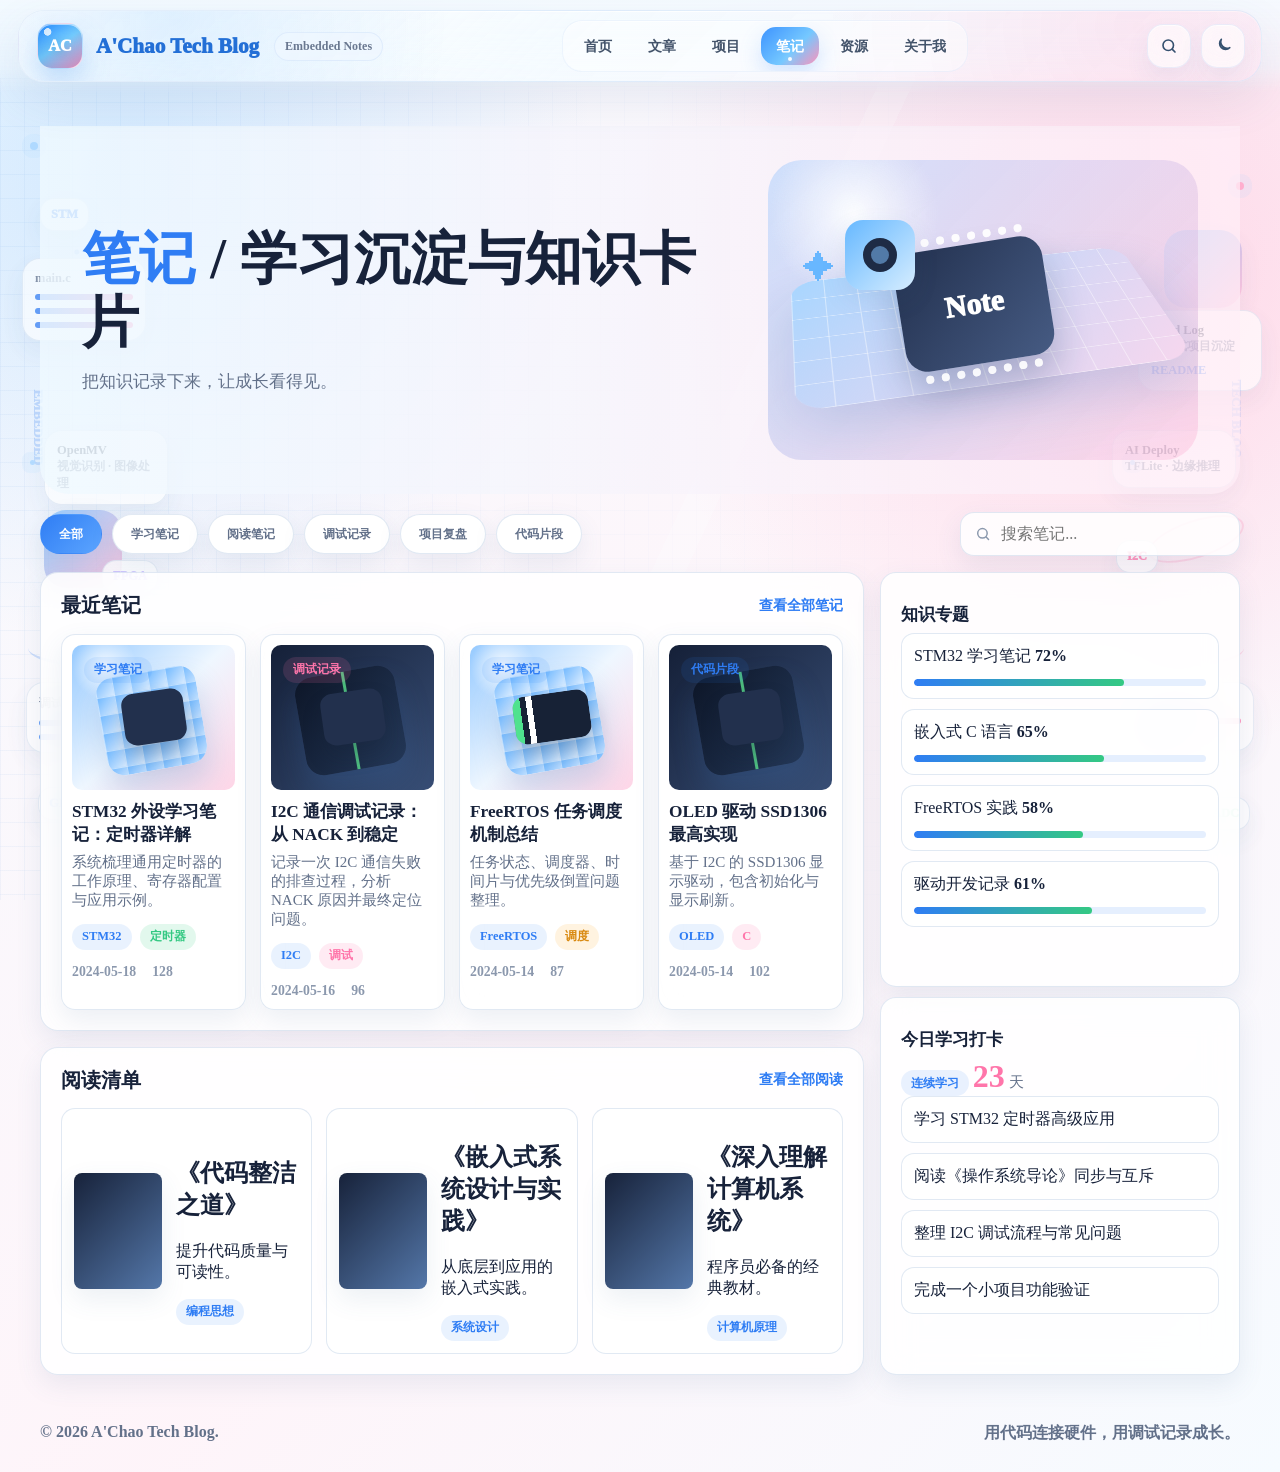
<file: notes.html>
<!doctype html>
<html lang="zh-CN">
<head>
  <meta charset="utf-8">
  <meta name="viewport" content="width=device-width, initial-scale=1">
  <title>笔记 | A'Chao Tech Blog</title>
  <meta name="description" content="A'Chao 的学习笔记、阅读笔记与调试记录。">
  <link rel="icon" href="assets/favicon.ico" sizes="any">
  <link rel="icon" href="assets/ac-favicon.png" type="image/png">
  <link rel="apple-touch-icon" href="assets/apple-touch-icon.png">
  <link rel="manifest" href="site.webmanifest">
  <link rel="stylesheet" href="assets/styles.css">
</head>
<body data-page="notes">
  <a class="skip-link" href="#content">跳到内容</a>
  <aside class="side-decor left" aria-hidden="true">
    <span class="decor-dot"></span>
    <div class="decor-chip small">STM</div>
    <div class="decor-code">main.c<span></span><span></span><span></span></div>
    <div class="decor-label">EMBEDDED</div>
    <div class="decor-bubble"><strong>OpenMV</strong>视觉识别 · 图像处理</div>
    <div class="decor-sensor"></div>
    <span class="decor-dot tiny"></span>
    <div class="decor-chip purple">FPGA</div>
    <div class="decor-wave"></div>
    <div class="decor-note">调试记录<span class="line mid"></span><span class="line short"></span></div>
    <div class="decor-pin">GPIO</div>
  </aside>

  <aside class="side-decor right" aria-hidden="true">
    <span class="decor-dot"></span>
    <div class="decor-mini-board"></div>
    <div class="decor-card-mini"><strong>Build Log</strong>嵌入式项目沉淀<span>README</span></div>
    <div class="decor-label">TECH BLOG</div>
    <div class="decor-bubble"><strong>AI Deploy</strong>TFLite · 边缘推理</div>
    <div class="decor-orbit"></div>
    <span class="decor-dot tiny"></span>
    <div class="decor-chip pink">I2C</div>
    <div class="decor-wave"></div>
    <div class="decor-note">UART / SPI<span class="line"></span><span class="line short"></span></div>
    <div class="decor-chip green">ADC</div>
  </aside>

  <header class="site-header">
    <div class="header-inner">
      <a class="brand" href="index.html"><img src="assets/site-logo-mark.png" width="56" height="56" alt=""><span><strong>A'Chao Tech Blog</strong></span></a>
      <nav class="site-nav" aria-label="主导航"><a href="index.html">首页</a><a href="archive.html">文章</a><a href="projects.html">项目</a><a href="notes.html" aria-current="page">笔记</a><a href="resources.html">资源</a><a href="about.html">关于我</a></nav>
      <div class="header-actions"><a class="icon-link" href="archive.html" aria-label="搜索"><svg viewBox="0 0 24 24"><circle cx="11" cy="11" r="7"/><path d="m20 20-3.5-3.5"/></svg></a><button class="icon-button" id="themeToggle" type="button" aria-label="切换主题"><svg data-theme-icon="moon" viewBox="0 0 24 24"><path d="M21 14.2A8.5 8.5 0 0 1 9.8 3a7 7 0 1 0 11.2 11.2Z"/></svg><svg data-theme-icon="sun" viewBox="0 0 24 24" hidden><circle cx="12" cy="12" r="4"/><path d="M12 2v2M12 20v2M2 12h2M20 12h2"/></svg></button><img class="user-avatar" src="assets/apple-touch-icon.png" width="46" height="46" alt=""></div>
    </div>
  </header>

  <main id="content" class="site-main">
    <section class="page-hero">
      <div><h1><span class="accent">笔记</span> / 学习沉淀与知识卡片</h1><p>把知识记录下来，让成长看得见。</p></div>
      <div class="page-art" aria-hidden="true"><span class="chip-core">Note</span><span class="spark a"></span><span class="sensor one"></span></div>
    </section>

    <section class="toolbar" aria-label="笔记工具">
      <div class="filter-row"><button class="filter-button is-active" type="button" data-filter="all">全部</button><button class="filter-button" type="button" data-filter="study">学习笔记</button><button class="filter-button" type="button" data-filter="reading">阅读笔记</button><button class="filter-button" type="button" data-filter="debug">调试记录</button><button class="filter-button" type="button" data-filter="project">项目复盘</button><button class="filter-button" type="button" data-filter="code">代码片段</button></div>
      <label class="search-field"><svg viewBox="0 0 24 24"><circle cx="11" cy="11" r="7"/><path d="m20 20-3.5-3.5"/></svg><input data-search type="search" placeholder="搜索笔记..."></label>
    </section>

    <div class="notes-layout">
      <div>
        <section class="section-card glass-card">
          <div class="section-head"><h2 class="section-title">最近笔记</h2><a class="section-link" href="archive.html">查看全部笔记</a></div>
          <div class="notes-row">
            <article class="note-card" data-title="STM32 外设学习笔记 定时器详解" data-tags="study stm32 timer"><div class="thumb"><span class="badge">学习笔记</span></div><h2>STM32 外设学习笔记：定时器详解</h2><p>系统梳理通用定时器的工作原理、寄存器配置与应用示例。</p><div class="tag-list"><span class="tag">STM32</span><span class="tag green">定时器</span></div><div class="meta-row"><time>2024-05-18</time><span>128</span></div></article>
            <article class="note-card" data-title="I2C 通信调试记录 从 NACK 到稳定" data-tags="debug i2c"><div class="thumb dark"><span class="badge pink">调试记录</span></div><h2>I2C 通信调试记录：从 NACK 到稳定</h2><p>记录一次 I2C 通信失败的排查过程，分析 NACK 原因并最终定位问题。</p><div class="tag-list"><span class="tag">I2C</span><span class="tag pink">调试</span></div><div class="meta-row"><time>2024-05-16</time><span>96</span></div></article>
            <article class="note-card" data-title="FreeRTOS 任务调度机制总结" data-tags="study freertos"><div class="thumb monitor"><span class="badge">学习笔记</span></div><h2>FreeRTOS 任务调度机制总结</h2><p>任务状态、调度器、时间片与优先级倒置问题整理。</p><div class="tag-list"><span class="tag">FreeRTOS</span><span class="tag orange">调度</span></div><div class="meta-row"><time>2024-05-14</time><span>87</span></div></article>
            <article class="note-card" data-title="OLED 驱动 SSD1306 最高实现" data-tags="code oled"><div class="thumb dark"><span class="badge">代码片段</span></div><h2>OLED 驱动 SSD1306 最高实现</h2><p>基于 I2C 的 SSD1306 显示驱动，包含初始化与显示刷新。</p><div class="tag-list"><span class="tag">OLED</span><span class="tag pink">C</span></div><div class="meta-row"><time>2024-05-14</time><span>102</span></div></article>
            <p class="empty-state" id="noResults" hidden>没有匹配的笔记。</p>
          </div>
        </section>

        <section class="section-card glass-card" style="margin-top:16px">
          <div class="section-head"><h2 class="section-title">阅读清单</h2><a class="section-link" href="#">查看全部阅读</a></div>
          <div class="reading-row">
            <article class="book-card"><div class="book-cover"></div><div><h2>《代码整洁之道》</h2><p>提升代码质量与可读性。</p><span class="tag">编程思想</span></div></article>
            <article class="book-card"><div class="book-cover"></div><div><h2>《嵌入式系统设计与实践》</h2><p>从底层到应用的嵌入式实践。</p><span class="tag">系统设计</span></div></article>
            <article class="book-card"><div class="book-cover"></div><div><h2>《深入理解计算机系统》</h2><p>程序员必备的经典教材。</p><span class="tag">计算机原理</span></div></article>
          </div>
        </section>
      </div>

      <aside class="side-stack">
        <section class="panel"><h2>知识专题</h2><ul class="progress-list"><li><span>STM32 学习笔记 <b>72%</b></span><div class="bar"><i style="width:72%"></i></div></li><li><span>嵌入式 C 语言 <b>65%</b></span><div class="bar"><i style="width:65%"></i></div></li><li><span>FreeRTOS 实践 <b>58%</b></span><div class="bar"><i style="width:58%"></i></div></li><li><span>驱动开发记录 <b>61%</b></span><div class="bar"><i style="width:61%"></i></div></li></ul></section>
        <section class="panel"><h2>今日学习打卡</h2><p><span class="tag">连续学习</span> <strong style="color:var(--pink);font-size:2rem">23</strong> 天</p><ul class="check-list"><li>学习 STM32 定时器高级应用</li><li>阅读《操作系统导论》同步与互斥</li><li>整理 I2C 调试流程与常见问题</li><li>完成一个小项目功能验证</li></ul></section>
      </aside>
    </div>
  </main>

  <footer class="site-footer"><p>© <span id="year">2026</span> A'Chao Tech Blog.</p><p>用代码连接硬件，用调试记录成长。</p></footer>
  <script src="assets/script.js"></script>
</body>
</html>
</file>
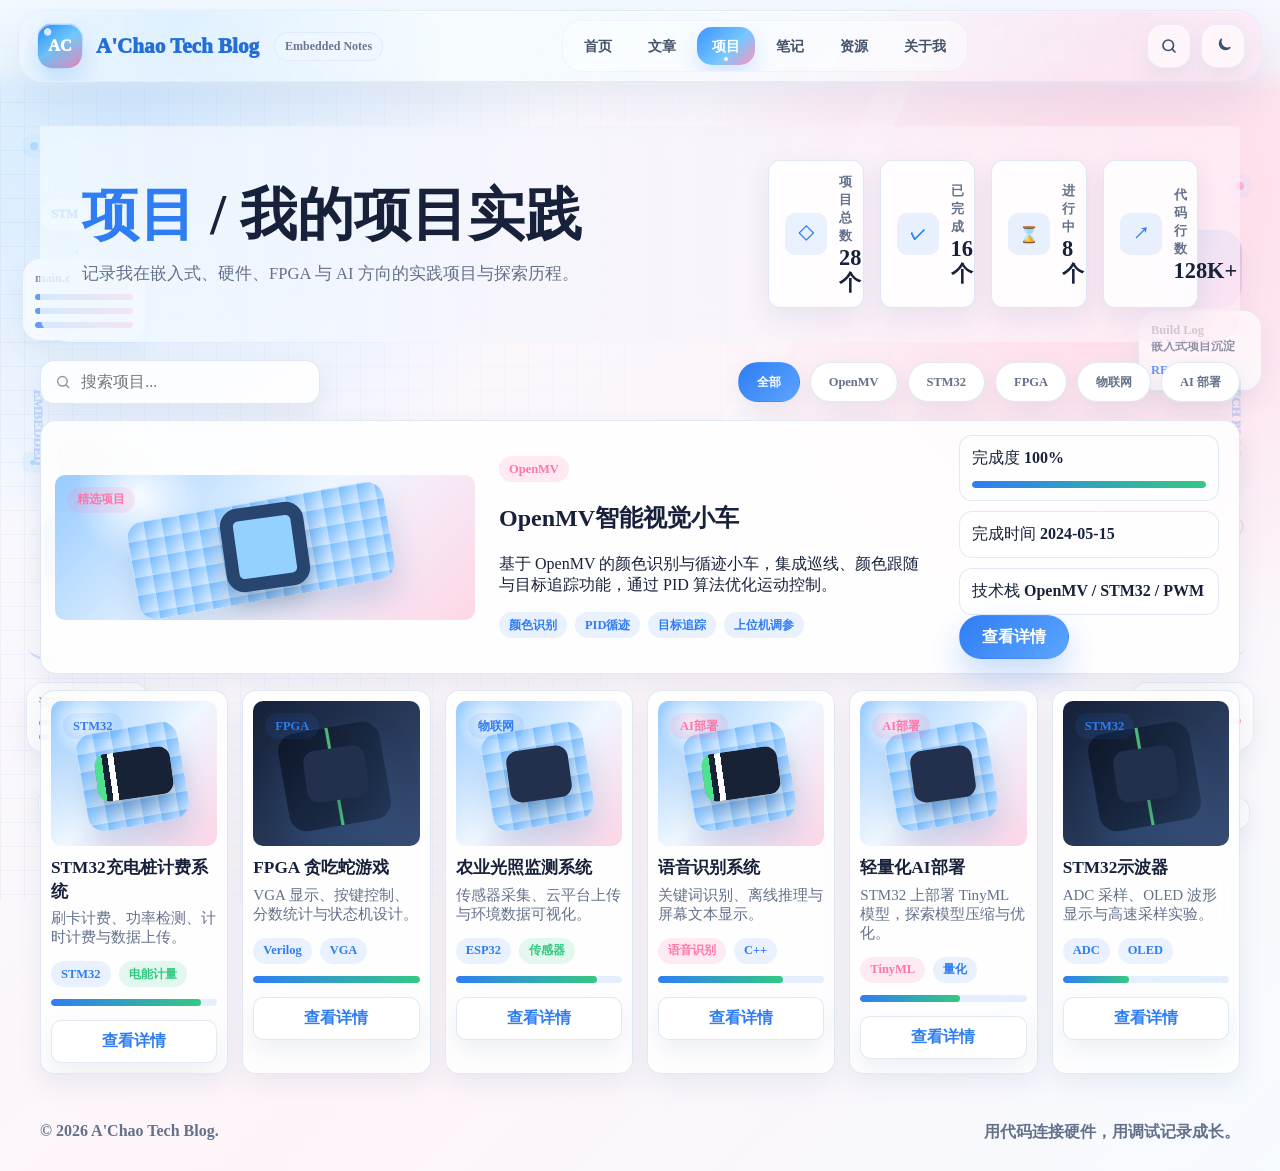
<file: projects.html>
<!doctype html>
<html lang="zh-CN">
<head>
  <meta charset="utf-8">
  <meta name="viewport" content="width=device-width, initial-scale=1">
  <title>项目 | A'Chao Tech Blog</title>
  <meta name="description" content="A'Chao 的嵌入式、硬件、FPGA 与 AI 项目实践。">
  <link rel="icon" href="assets/favicon.ico" sizes="any">
  <link rel="icon" href="assets/ac-favicon.png" type="image/png">
  <link rel="apple-touch-icon" href="assets/apple-touch-icon.png">
  <link rel="manifest" href="site.webmanifest">
  <link rel="stylesheet" href="assets/styles.css">
</head>
<body data-page="projects">
  <a class="skip-link" href="#content">跳到内容</a>
  <aside class="side-decor left" aria-hidden="true">
    <span class="decor-dot"></span>
    <div class="decor-chip small">STM</div>
    <div class="decor-code">main.c<span></span><span></span><span></span></div>
    <div class="decor-label">EMBEDDED</div>
    <div class="decor-bubble"><strong>OpenMV</strong>视觉识别 · 图像处理</div>
    <div class="decor-sensor"></div>
    <span class="decor-dot tiny"></span>
    <div class="decor-chip purple">FPGA</div>
    <div class="decor-wave"></div>
    <div class="decor-note">调试记录<span class="line mid"></span><span class="line short"></span></div>
    <div class="decor-pin">GPIO</div>
  </aside>

  <aside class="side-decor right" aria-hidden="true">
    <span class="decor-dot"></span>
    <div class="decor-mini-board"></div>
    <div class="decor-card-mini"><strong>Build Log</strong>嵌入式项目沉淀<span>README</span></div>
    <div class="decor-label">TECH BLOG</div>
    <div class="decor-bubble"><strong>AI Deploy</strong>TFLite · 边缘推理</div>
    <div class="decor-orbit"></div>
    <span class="decor-dot tiny"></span>
    <div class="decor-chip pink">I2C</div>
    <div class="decor-wave"></div>
    <div class="decor-note">UART / SPI<span class="line"></span><span class="line short"></span></div>
    <div class="decor-chip green">ADC</div>
  </aside>

  <header class="site-header">
    <div class="header-inner">
      <a class="brand" href="index.html"><img src="assets/site-logo-mark.png" width="56" height="56" alt=""><span><strong>A'Chao Tech Blog</strong></span></a>
      <nav class="site-nav" aria-label="主导航"><a href="index.html">首页</a><a href="archive.html">文章</a><a href="projects.html" aria-current="page">项目</a><a href="notes.html">笔记</a><a href="resources.html">资源</a><a href="about.html">关于我</a></nav>
      <div class="header-actions"><a class="icon-link" href="archive.html" aria-label="搜索"><svg viewBox="0 0 24 24"><circle cx="11" cy="11" r="7"/><path d="m20 20-3.5-3.5"/></svg></a><button class="icon-button" id="themeToggle" type="button" aria-label="切换主题"><svg data-theme-icon="moon" viewBox="0 0 24 24"><path d="M21 14.2A8.5 8.5 0 0 1 9.8 3a7 7 0 1 0 11.2 11.2Z"/></svg><svg data-theme-icon="sun" viewBox="0 0 24 24" hidden><circle cx="12" cy="12" r="4"/><path d="M12 2v2M12 20v2M2 12h2M20 12h2"/></svg></button><img class="user-avatar" src="assets/apple-touch-icon.png" width="46" height="46" alt=""></div>
    </div>
  </header>

  <main id="content" class="site-main">
    <section class="page-hero">
      <div><h1><span class="accent">项目</span> / 我的项目实践</h1><p>记录我在嵌入式、硬件、FPGA 与 AI 方向的实践项目与探索历程。</p></div>
      <div class="project-summary"><article class="stat-card"><span class="mini-icon">◇</span><div><small>项目总数</small><strong>28 个</strong></div></article><article class="stat-card"><span class="mini-icon">✓</span><div><small>已完成</small><strong>16 个</strong></div></article><article class="stat-card"><span class="mini-icon">⌛</span><div><small>进行中</small><strong>8 个</strong></div></article><article class="stat-card"><span class="mini-icon">↗</span><div><small>代码行数</small><strong>128K+</strong></div></article></div>
    </section>

    <section class="toolbar" aria-label="项目工具">
      <label class="search-field"><svg viewBox="0 0 24 24"><circle cx="11" cy="11" r="7"/><path d="m20 20-3.5-3.5"/></svg><input data-search type="search" placeholder="搜索项目..."></label>
      <div class="filter-row">
        <button class="filter-button is-active" type="button" data-filter="all">全部</button><button class="filter-button" type="button" data-filter="openmv">OpenMV</button><button class="filter-button" type="button" data-filter="stm32">STM32</button><button class="filter-button" type="button" data-filter="fpga">FPGA</button><button class="filter-button" type="button" data-filter="iot">物联网</button><button class="filter-button" type="button" data-filter="ai">AI 部署</button>
      </div>
    </section>

    <section class="project-feature glass-card" data-title="OpenMV智能视觉小车" data-tags="openmv stm32 pid vision" data-summary="基于 OpenMV 的颜色识别与循迹小车，集成巡线、颜色跟随与目标追踪功能，通过 PID 算法优化运动控制，支持上位机调参与数据可视化。" data-href="posts/edge-ai-inference.html">
      <div class="thumb camera"><span class="badge pink">精选项目</span></div>
      <div><span class="tag pink">OpenMV</span><h2>OpenMV智能视觉小车</h2><p>基于 OpenMV 的颜色识别与循迹小车，集成巡线、颜色跟随与目标追踪功能，通过 PID 算法优化运动控制。</p><div class="tag-list"><span class="tag">颜色识别</span><span class="tag">PID循迹</span><span class="tag">目标追踪</span><span class="tag">上位机调参</span></div></div>
      <div><ul class="progress-list"><li><span>完成度 <b>100%</b></span><div class="bar"><i style="width:100%"></i></div></li><li><span>完成时间 <b>2024-05-15</b></span></li><li><span>技术栈 <b>OpenMV / STM32 / PWM</b></span></li></ul><button class="button primary" type="button" data-modal-open>查看详情</button></div>
    </section>

    <section class="project-grid" aria-label="项目列表">
      <article class="project-card" data-title="STM32充电桩计费系统" data-tags="stm32 embedded" data-summary="刷卡计费、功率检测、计时计费与数据上传，适合做嵌入式综合训练。"><div class="thumb monitor"><span class="badge">STM32</span></div><h2>STM32充电桩计费系统</h2><p>刷卡计费、功率检测、计时计费与数据上传。</p><div class="tag-list"><span class="tag">STM32</span><span class="tag green">电能计量</span></div><div class="bar"><i style="width:90%"></i></div><button class="button ghost" type="button" data-modal-open>查看详情</button></article>
      <article class="project-card" data-title="FPGA 贪吃蛇游戏" data-tags="fpga verilog" data-summary="VGA 显示、按键控制、分数统计与状态机设计。"><div class="thumb dark"><span class="badge">FPGA</span></div><h2>FPGA 贪吃蛇游戏</h2><p>VGA 显示、按键控制、分数统计与状态机设计。</p><div class="tag-list"><span class="tag">Verilog</span><span class="tag">VGA</span></div><div class="bar"><i style="width:100%"></i></div><button class="button ghost" type="button" data-modal-open>查看详情</button></article>
      <article class="project-card" data-title="农业光照监测系统" data-tags="iot esp32 sensor" data-summary="传感器采集、云平台上传与环境数据可视化。"><div class="thumb"><span class="badge">物联网</span></div><h2>农业光照监测系统</h2><p>传感器采集、云平台上传与环境数据可视化。</p><div class="tag-list"><span class="tag">ESP32</span><span class="tag green">传感器</span></div><div class="bar"><i style="width:85%"></i></div><button class="button ghost" type="button" data-modal-open>查看详情</button></article>
      <article class="project-card" data-title="语音识别系统" data-tags="ai cpp speech" data-summary="关键词识别、离线推理与屏幕文本显示。"><div class="thumb monitor"><span class="badge pink">AI部署</span></div><h2>语音识别系统</h2><p>关键词识别、离线推理与屏幕文本显示。</p><div class="tag-list"><span class="tag pink">语音识别</span><span class="tag">C++</span></div><div class="bar"><i style="width:75%"></i></div><button class="button ghost" type="button" data-modal-open>查看详情</button></article>
      <article class="project-card" data-title="轻量化AI部署" data-tags="ai stm32 tinyml" data-summary="STM32 上部署 TinyML 模型，探索模型压缩与优化。"><div class="thumb"><span class="badge pink">AI部署</span></div><h2>轻量化AI部署</h2><p>STM32 上部署 TinyML 模型，探索模型压缩与优化。</p><div class="tag-list"><span class="tag pink">TinyML</span><span class="tag">量化</span></div><div class="bar"><i style="width:60%"></i></div><button class="button ghost" type="button" data-modal-open>查看详情</button></article>
      <article class="project-card" data-title="STM32示波器" data-tags="stm32 adc oled" data-summary="ADC 采样、OLED 波形显示与高速采样实验。"><div class="thumb dark"><span class="badge">STM32</span></div><h2>STM32示波器</h2><p>ADC 采样、OLED 波形显示与高速采样实验。</p><div class="tag-list"><span class="tag">ADC</span><span class="tag">OLED</span></div><div class="bar"><i style="width:40%"></i></div><button class="button ghost" type="button" data-modal-open>查看详情</button></article>
      <p class="empty-state" id="noResults" hidden>没有匹配的项目。</p>
    </section>
  </main>

  <div class="modal-backdrop" id="detailModal" hidden>
    <section class="modal" role="dialog" aria-modal="true" aria-labelledby="modalTitle">
      <header><h2 id="modalTitle">项目详情</h2><button class="icon-button" type="button" data-modal-close aria-label="关闭">×</button></header>
      <p id="modalText"></p>
      <div class="tag-list" id="modalTags"></div>
      <div class="button-row"><a class="button primary" id="modalLink" href="archive.html">进入详情</a><button class="button ghost" type="button" data-modal-close>关闭</button></div>
    </section>
  </div>

  <footer class="site-footer"><p>© <span id="year">2026</span> A'Chao Tech Blog.</p><p>用代码连接硬件，用调试记录成长。</p></footer>
  <script src="assets/script.js"></script>
</body>
</html>
</file>
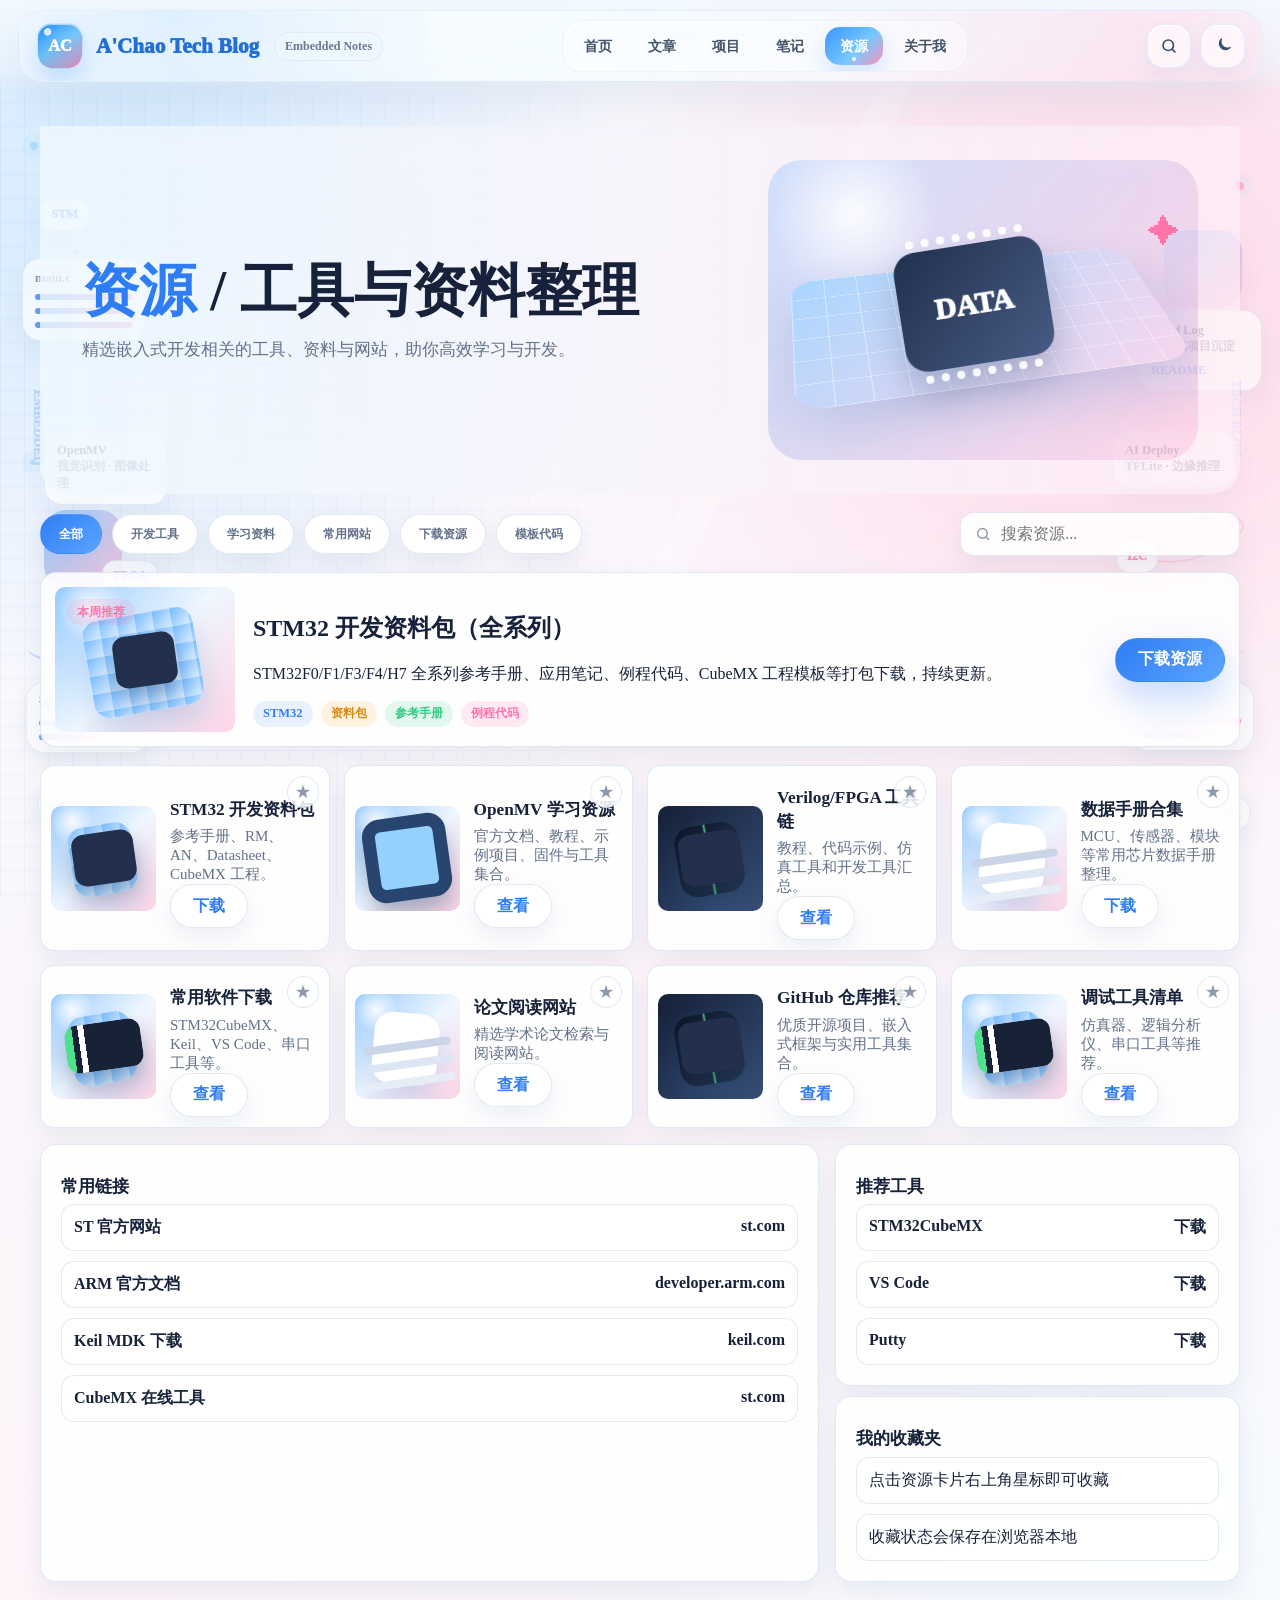
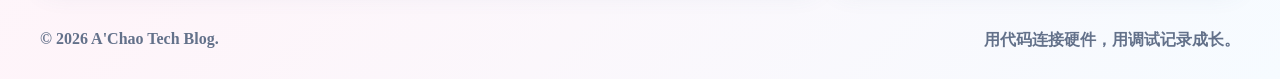
<file: resources.html>
<!doctype html>
<html lang="zh-CN">
<head>
  <meta charset="utf-8">
  <meta name="viewport" content="width=device-width, initial-scale=1">
  <title>资源 | A'Chao Tech Blog</title>
  <meta name="description" content="A'Chao 整理的嵌入式开发资料、工具与常用链接。">
  <link rel="icon" href="assets/favicon.ico" sizes="any">
  <link rel="icon" href="assets/ac-favicon.png" type="image/png">
  <link rel="apple-touch-icon" href="assets/apple-touch-icon.png">
  <link rel="manifest" href="site.webmanifest">
  <link rel="stylesheet" href="assets/styles.css">
</head>
<body data-page="resources">
  <a class="skip-link" href="#content">跳到内容</a>
  <aside class="side-decor left" aria-hidden="true">
    <span class="decor-dot"></span>
    <div class="decor-chip small">STM</div>
    <div class="decor-code">main.c<span></span><span></span><span></span></div>
    <div class="decor-label">EMBEDDED</div>
    <div class="decor-bubble"><strong>OpenMV</strong>视觉识别 · 图像处理</div>
    <div class="decor-sensor"></div>
    <span class="decor-dot tiny"></span>
    <div class="decor-chip purple">FPGA</div>
    <div class="decor-wave"></div>
    <div class="decor-note">调试记录<span class="line mid"></span><span class="line short"></span></div>
    <div class="decor-pin">GPIO</div>
  </aside>

  <aside class="side-decor right" aria-hidden="true">
    <span class="decor-dot"></span>
    <div class="decor-mini-board"></div>
    <div class="decor-card-mini"><strong>Build Log</strong>嵌入式项目沉淀<span>README</span></div>
    <div class="decor-label">TECH BLOG</div>
    <div class="decor-bubble"><strong>AI Deploy</strong>TFLite · 边缘推理</div>
    <div class="decor-orbit"></div>
    <span class="decor-dot tiny"></span>
    <div class="decor-chip pink">I2C</div>
    <div class="decor-wave"></div>
    <div class="decor-note">UART / SPI<span class="line"></span><span class="line short"></span></div>
    <div class="decor-chip green">ADC</div>
  </aside>

  <header class="site-header">
    <div class="header-inner">
      <a class="brand" href="index.html"><img src="assets/site-logo-mark.png" width="56" height="56" alt=""><span><strong>A'Chao Tech Blog</strong></span></a>
      <nav class="site-nav" aria-label="主导航"><a href="index.html">首页</a><a href="archive.html">文章</a><a href="projects.html">项目</a><a href="notes.html">笔记</a><a href="resources.html" aria-current="page">资源</a><a href="about.html">关于我</a></nav>
      <div class="header-actions"><a class="icon-link" href="archive.html" aria-label="搜索"><svg viewBox="0 0 24 24"><circle cx="11" cy="11" r="7"/><path d="m20 20-3.5-3.5"/></svg></a><button class="icon-button" id="themeToggle" type="button" aria-label="切换主题"><svg data-theme-icon="moon" viewBox="0 0 24 24"><path d="M21 14.2A8.5 8.5 0 0 1 9.8 3a7 7 0 1 0 11.2 11.2Z"/></svg><svg data-theme-icon="sun" viewBox="0 0 24 24" hidden><circle cx="12" cy="12" r="4"/><path d="M12 2v2M12 20v2M2 12h2M20 12h2"/></svg></button><img class="user-avatar" src="assets/apple-touch-icon.png" width="46" height="46" alt=""></div>
    </div>
  </header>

  <main id="content" class="site-main">
    <section class="page-hero">
      <div><h1><span class="accent">资源</span> / 工具与资料整理</h1><p>精选嵌入式开发相关的工具、资料与网站，助你高效学习与开发。</p></div>
      <div class="page-art" aria-hidden="true"><span class="chip-core">DATA</span><span class="spark b"></span></div>
    </section>

    <section class="toolbar" aria-label="资源工具">
      <div class="filter-row"><button class="filter-button is-active" type="button" data-filter="all">全部</button><button class="filter-button" type="button" data-filter="tool">开发工具</button><button class="filter-button" type="button" data-filter="doc">学习资料</button><button class="filter-button" type="button" data-filter="site">常用网站</button><button class="filter-button" type="button" data-filter="download">下载资源</button><button class="filter-button" type="button" data-filter="code">模板代码</button></div>
      <label class="search-field"><svg viewBox="0 0 24 24"><circle cx="11" cy="11" r="7"/><path d="m20 20-3.5-3.5"/></svg><input data-search type="search" placeholder="搜索资源..."></label>
    </section>

    <section class="resource-feature glass-card" data-title="STM32 开发资料包 全系列" data-tags="download doc stm32">
      <div class="thumb"><span class="badge pink">本周推荐</span></div>
      <div><h2>STM32 开发资料包（全系列）</h2><p>STM32F0/F1/F3/F4/H7 全系列参考手册、应用笔记、例程代码、CubeMX 工程模板等打包下载，持续更新。</p><div class="tag-list"><span class="tag">STM32</span><span class="tag orange">资料包</span><span class="tag green">参考手册</span><span class="tag pink">例程代码</span></div></div>
      <a class="button primary" href="#">下载资源</a>
    </section>

    <section class="resource-grid" aria-label="资源列表">
      <article class="resource-card" data-title="STM32 开发资料包" data-tags="download doc stm32"><button class="favorite-button" type="button" data-favorite="stm32-pack" aria-label="收藏">★</button><div class="thumb"></div><div><h2>STM32 开发资料包</h2><p>参考手册、RM、AN、Datasheet、CubeMX 工程。</p><a class="button ghost" href="#">下载</a></div></article>
      <article class="resource-card" data-title="OpenMV 学习资源" data-tags="doc openmv"><button class="favorite-button" type="button" data-favorite="openmv-doc" aria-label="收藏">★</button><div class="thumb camera"></div><div><h2>OpenMV 学习资源</h2><p>官方文档、教程、示例项目、固件与工具集合。</p><a class="button ghost" href="#">查看</a></div></article>
      <article class="resource-card" data-title="Verilog FPGA 工具链" data-tags="tool fpga code"><button class="favorite-button" type="button" data-favorite="fpga-tools" aria-label="收藏">★</button><div class="thumb dark"></div><div><h2>Verilog/FPGA 工具链</h2><p>教程、代码示例、仿真工具和开发工具汇总。</p><a class="button ghost" href="#">查看</a></div></article>
      <article class="resource-card" data-title="数据手册合集" data-tags="download doc"><button class="favorite-button" type="button" data-favorite="datasheets" aria-label="收藏">★</button><div class="thumb paper"></div><div><h2>数据手册合集</h2><p>MCU、传感器、模块等常用芯片数据手册整理。</p><a class="button ghost" href="#">下载</a></div></article>
      <article class="resource-card" data-title="常用软件下载" data-tags="tool download"><button class="favorite-button" type="button" data-favorite="software" aria-label="收藏">★</button><div class="thumb monitor"></div><div><h2>常用软件下载</h2><p>STM32CubeMX、Keil、VS Code、串口工具等。</p><a class="button ghost" href="#">查看</a></div></article>
      <article class="resource-card" data-title="论文阅读网站" data-tags="site doc"><button class="favorite-button" type="button" data-favorite="paper-sites" aria-label="收藏">★</button><div class="thumb paper"></div><div><h2>论文阅读网站</h2><p>精选学术论文检索与阅读网站。</p><a class="button ghost" href="#">查看</a></div></article>
      <article class="resource-card" data-title="GitHub 仓库推荐" data-tags="site code"><button class="favorite-button" type="button" data-favorite="github-repos" aria-label="收藏">★</button><div class="thumb dark"></div><div><h2>GitHub 仓库推荐</h2><p>优质开源项目、嵌入式框架与实用工具集合。</p><a class="button ghost" href="#">查看</a></div></article>
      <article class="resource-card" data-title="调试工具清单" data-tags="tool debug"><button class="favorite-button" type="button" data-favorite="debug-tools" aria-label="收藏">★</button><div class="thumb monitor"></div><div><h2>调试工具清单</h2><p>仿真器、逻辑分析仪、串口工具等推荐。</p><a class="button ghost" href="#">查看</a></div></article>
      <p class="empty-state" id="noResults" hidden>没有匹配的资源。</p>
    </section>

    <div class="content-layout" style="margin-top:16px">
      <section class="panel"><h2>常用链接</h2><ul class="link-list"><li><a href="https://www.st.com/" target="_blank" rel="noreferrer">ST 官方网站 <span>st.com</span></a></li><li><a href="https://developer.arm.com/" target="_blank" rel="noreferrer">ARM 官方文档 <span>developer.arm.com</span></a></li><li><a href="https://www.keil.com/" target="_blank" rel="noreferrer">Keil MDK 下载 <span>keil.com</span></a></li><li><a href="https://www.st.com/en/development-tools/stm32cubemx.html" target="_blank" rel="noreferrer">CubeMX 在线工具 <span>st.com</span></a></li></ul></section>
      <aside class="side-stack"><section class="panel"><h2>推荐工具</h2><ul class="tool-list"><li><a href="#">STM32CubeMX <span>下载</span></a></li><li><a href="#">VS Code <span>下载</span></a></li><li><a href="#">Putty <span>下载</span></a></li></ul></section><section class="panel"><h2>我的收藏夹</h2><ul class="archive-list"><li>点击资源卡片右上角星标即可收藏</li><li>收藏状态会保存在浏览器本地</li></ul></section></aside>
    </div>
  </main>

  <footer class="site-footer"><p>© <span id="year">2026</span> A'Chao Tech Blog.</p><p>用代码连接硬件，用调试记录成长。</p></footer>
  <script src="assets/script.js"></script>
</body>
</html>
</file>
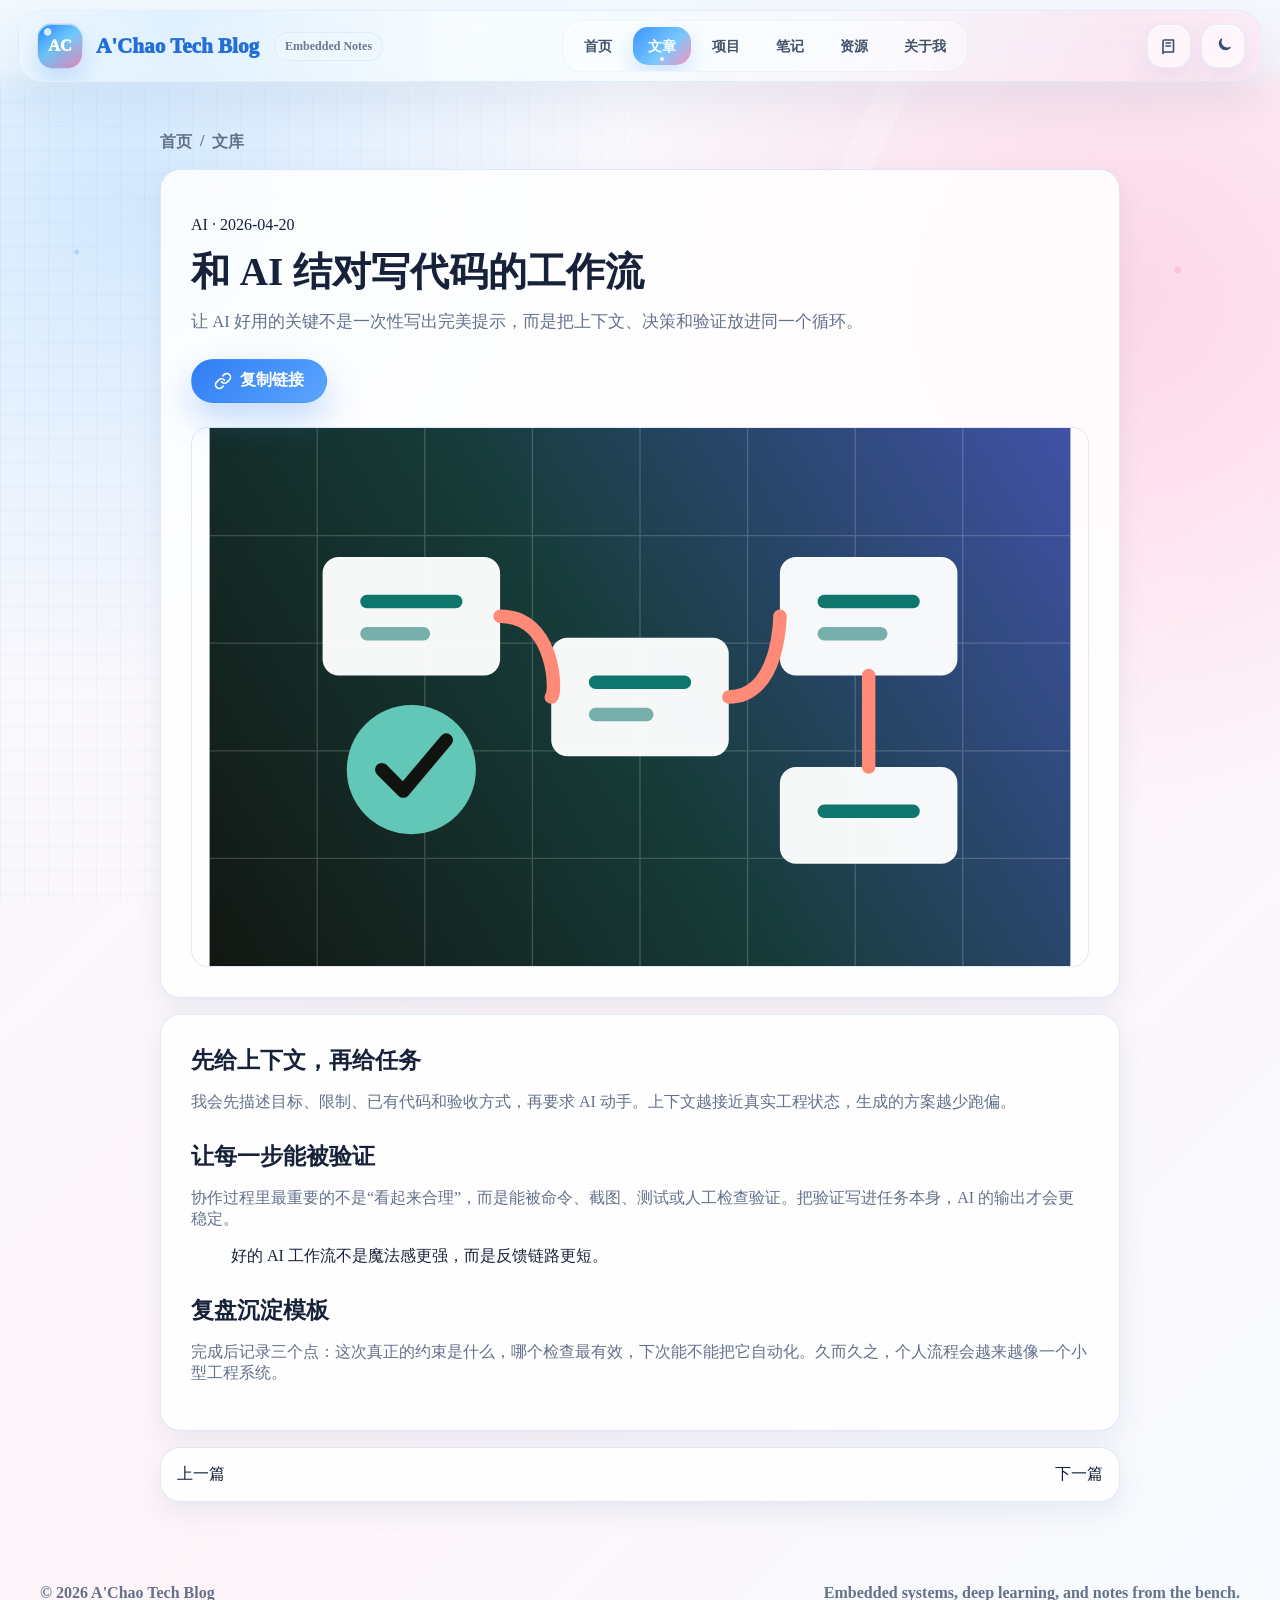
<file: posts/ai-coding-workflow.html>
<!doctype html>
<html lang="zh-CN">
<head>
  <meta charset="utf-8">
  <meta name="viewport" content="width=device-width, initial-scale=1">
  <title>和 AI 结对写代码的工作流 | A'Chao Tech Blog</title>
  <meta name="description" content="把 AI 协作整理成可复用的工程工作流。">
  <link rel="icon" href="../assets/favicon.ico" sizes="any">
  <link rel="icon" href="../assets/ac-favicon.png" type="image/png">
  <link rel="apple-touch-icon" href="../assets/apple-touch-icon.png">
  <link rel="manifest" href="../site.webmanifest">
  <link rel="stylesheet" href="../assets/styles.css">
</head>
<body data-page="post">
  <div class="reading-progress" aria-hidden="true"></div>
  <a class="skip-link" href="#content">跳到内容</a>
  <header class="site-header">
    <div class="header-inner">
      <a class="brand" href="../index.html" aria-label="A'Chao Tech Blog 首页"><img src="../assets/site-logo-mark.png" width="56" height="56" alt=""><span><strong>A'Chao Tech Blog</strong></span></a>
      <nav class="site-nav" aria-label="主导航"><a href="../index.html">首页</a><a href="../archive.html" aria-current="page">文章</a><a href="../projects.html">项目</a><a href="../notes.html">笔记</a><a href="../resources.html">资源</a><a href="../about.html">关于我</a></nav>
      <div class="header-actions">
        <a class="icon-link" href="../archive.html" aria-label="返回文库"><svg viewBox="0 0 24 24" aria-hidden="true"><path d="M4 19.5V6a2 2 0 0 1 2-2h12v16H6a2 2 0 0 0-2 2Z"/><path d="M8 8h6M8 12h6"/></svg></a>
        <button class="icon-button" id="themeToggle" type="button" aria-label="切换主题" title="切换主题"><svg data-theme-icon="moon" viewBox="0 0 24 24" aria-hidden="true"><path d="M21 14.2A8.5 8.5 0 0 1 9.8 3a7 7 0 1 0 11.2 11.2Z"/></svg><svg data-theme-icon="sun" viewBox="0 0 24 24" aria-hidden="true" hidden><circle cx="12" cy="12" r="4"/><path d="M12 2v2M12 20v2M4.93 4.93l1.41 1.41M17.66 17.66l1.41 1.41M2 12h2M20 12h2M4.93 19.07l1.41-1.41M17.66 6.34l1.41-1.41"/></svg></button>
      </div>
    </div>
  </header>

  <main id="content" class="article-shell">
    <nav class="breadcrumb" aria-label="面包屑"><a href="../index.html">首页</a><span>/</span><a href="../archive.html">文库</a></nav>
    <header class="article-header">
      <p class="eyebrow">AI · 2026-04-20</p>
      <h1>和 AI 结对写代码的工作流</h1>
      <p class="lede">让 AI 好用的关键不是一次性写出完美提示，而是把上下文、决策和验证放进同一个循环。</p>
      <div class="article-actions"><button class="button primary" type="button" data-copy-link><svg viewBox="0 0 24 24" aria-hidden="true"><path d="M10 13a5 5 0 0 0 7.54.54l3-3a5 5 0 0 0-7.07-7.07l-1.72 1.71"/><path d="M14 11a5 5 0 0 0-7.54-.54l-3 3a5 5 0 0 0 7.07 7.07l1.71-1.71"/></svg>复制链接</button></div>
      <img class="article-cover" src="../assets/cover-workflow.svg" width="960" height="540" alt="">
    </header>

    <article class="prose">
      <h2>先给上下文，再给任务</h2>
      <p>我会先描述目标、限制、已有代码和验收方式，再要求 AI 动手。上下文越接近真实工程状态，生成的方案越少跑偏。</p>
      <h2>让每一步能被验证</h2>
      <p>协作过程里最重要的不是“看起来合理”，而是能被命令、截图、测试或人工检查验证。把验证写进任务本身，AI 的输出才会更稳定。</p>
      <blockquote>好的 AI 工作流不是魔法感更强，而是反馈链路更短。</blockquote>
      <h2>复盘沉淀模板</h2>
      <p>完成后记录三个点：这次真正的约束是什么，哪个检查最有效，下次能不能把它自动化。久而久之，个人流程会越来越像一个小型工程系统。</p>
    </article>

    <nav class="post-nav" aria-label="文章导航"><a href="github-pages-start.html">上一篇</a><a href="out-of-stack-notes.html">下一篇</a></nav>
  </main>

  <footer class="site-footer"><p>© <span id="year">2026</span> A'Chao Tech Blog</p><p>Embedded systems, deep learning, and notes from the bench.</p></footer>
  <script src="../assets/script.js"></script>
</body>
</html>
</file>
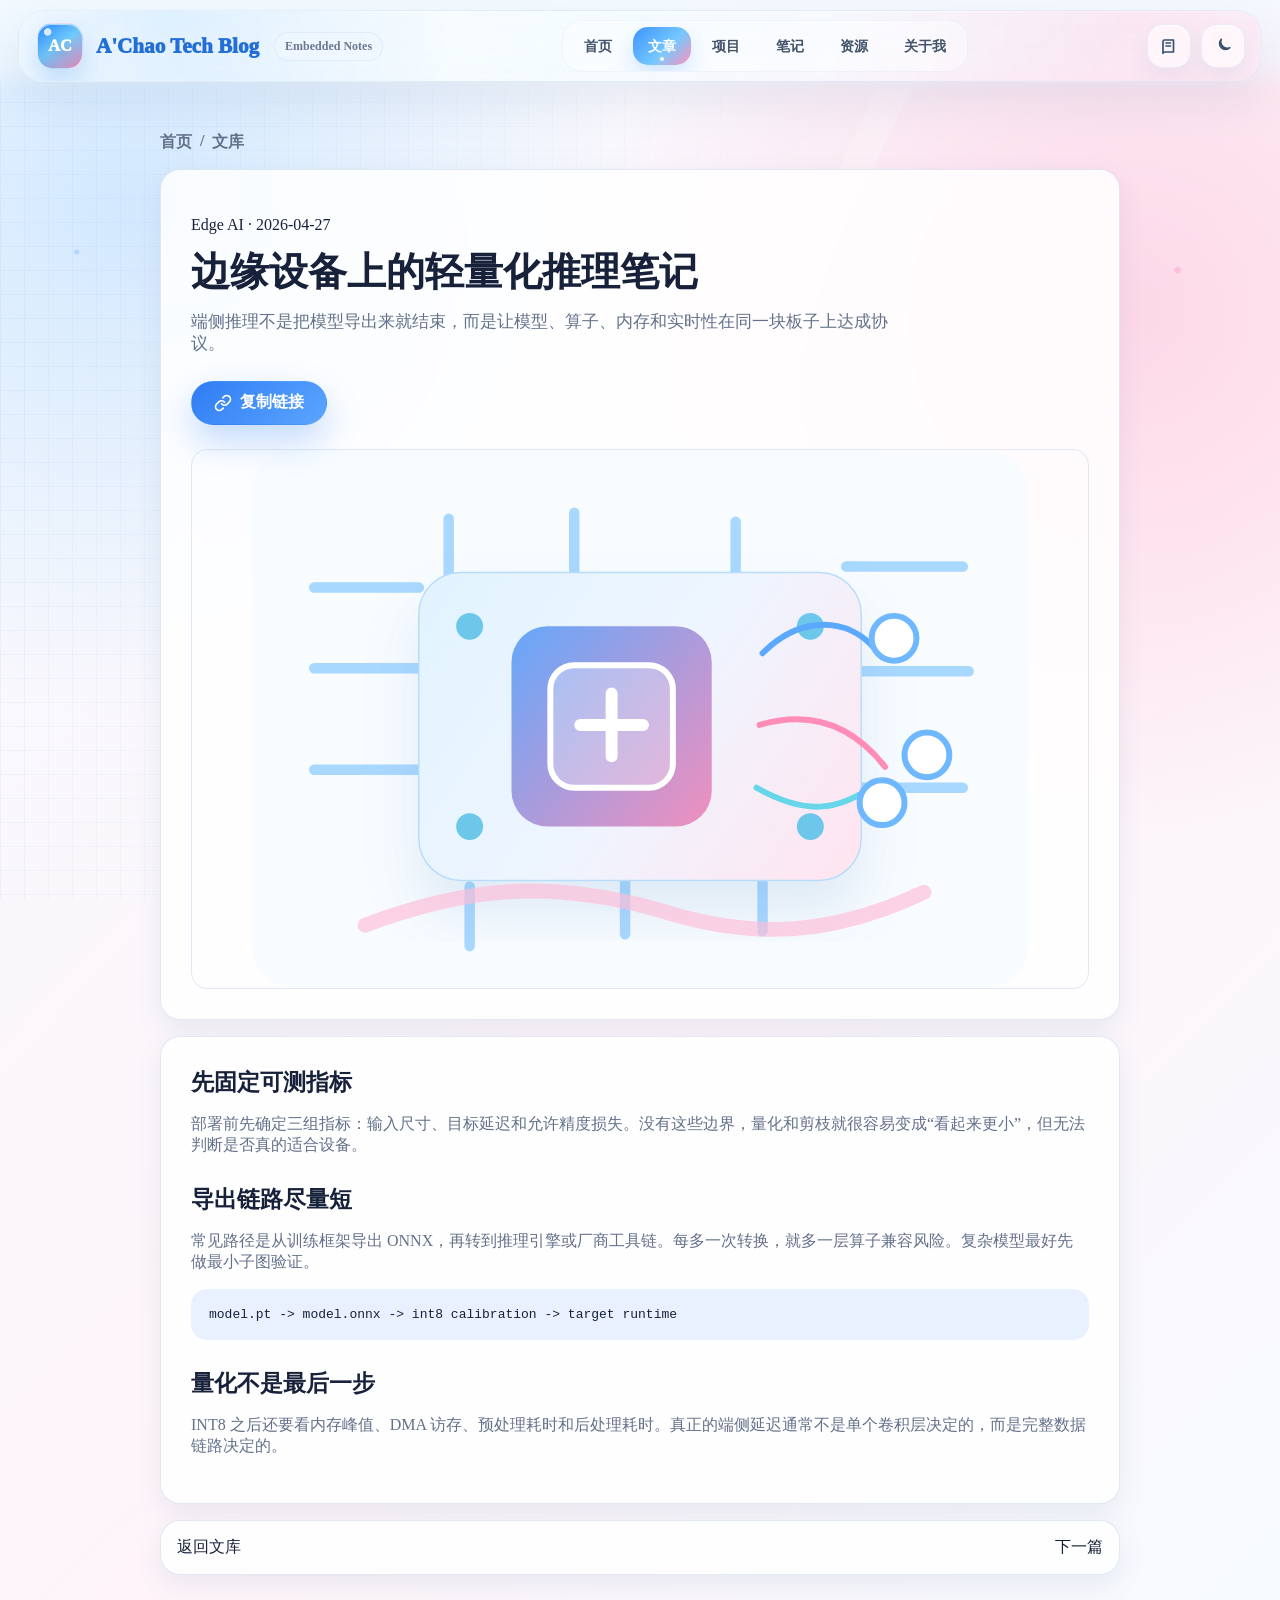
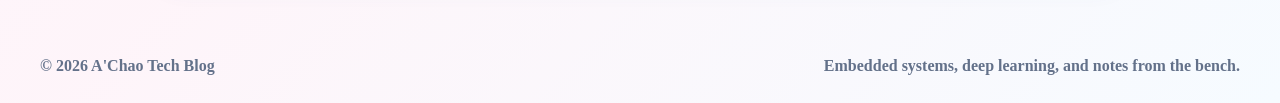
<file: posts/edge-ai-inference.html>
<!doctype html>
<html lang="zh-CN">
<head>
  <meta charset="utf-8">
  <meta name="viewport" content="width=device-width, initial-scale=1">
  <title>边缘设备上的轻量化推理笔记 | A'Chao Tech Blog</title>
  <meta name="description" content="从 ONNX、量化、算子支持和延迟评估看边缘 AI 推理部署。">
  <link rel="icon" href="../assets/favicon.ico" sizes="any">
  <link rel="icon" href="../assets/ac-favicon.png" type="image/png">
  <link rel="apple-touch-icon" href="../assets/apple-touch-icon.png">
  <link rel="manifest" href="../site.webmanifest">
  <link rel="stylesheet" href="../assets/styles.css">
</head>
<body data-page="post">
  <div class="reading-progress" aria-hidden="true"></div>
  <a class="skip-link" href="#content">跳到内容</a>
  <header class="site-header">
    <div class="header-inner">
      <a class="brand" href="../index.html" aria-label="A'Chao Tech Blog 首页"><img src="../assets/site-logo-mark.png" width="56" height="56" alt=""><span><strong>A'Chao Tech Blog</strong></span></a>
      <nav class="site-nav" aria-label="主导航"><a href="../index.html">首页</a><a href="../archive.html" aria-current="page">文章</a><a href="../projects.html">项目</a><a href="../notes.html">笔记</a><a href="../resources.html">资源</a><a href="../about.html">关于我</a></nav>
      <div class="header-actions"><a class="icon-link" href="../archive.html" aria-label="返回文库"><svg viewBox="0 0 24 24" aria-hidden="true"><path d="M4 19.5V6a2 2 0 0 1 2-2h12v16H6a2 2 0 0 0-2 2Z"/><path d="M8 8h6M8 12h6"/></svg></a><button class="icon-button" id="themeToggle" type="button" aria-label="切换主题" title="切换主题"><svg data-theme-icon="moon" viewBox="0 0 24 24" aria-hidden="true"><path d="M21 14.2A8.5 8.5 0 0 1 9.8 3a7 7 0 1 0 11.2 11.2Z"/></svg><svg data-theme-icon="sun" viewBox="0 0 24 24" aria-hidden="true" hidden><circle cx="12" cy="12" r="4"/><path d="M12 2v2M12 20v2M4.93 4.93l1.41 1.41M17.66 17.66l1.41 1.41M2 12h2M20 12h2M4.93 19.07l1.41-1.41M17.66 6.34l1.41-1.41"/></svg></button></div>
    </div>
  </header>

  <main id="content" class="article-shell">
    <nav class="breadcrumb" aria-label="面包屑"><a href="../index.html">首页</a><span>/</span><a href="../archive.html">文库</a></nav>
    <header class="article-header">
      <p class="eyebrow">Edge AI · 2026-04-27</p>
      <h1>边缘设备上的轻量化推理笔记</h1>
      <p class="lede">端侧推理不是把模型导出来就结束，而是让模型、算子、内存和实时性在同一块板子上达成协议。</p>
      <div class="article-actions"><button class="button primary" type="button" data-copy-link><svg viewBox="0 0 24 24" aria-hidden="true"><path d="M10 13a5 5 0 0 0 7.54.54l3-3a5 5 0 0 0-7.07-7.07l-1.72 1.71"/><path d="M14 11a5 5 0 0 0-7.54-.54l-3 3a5 5 0 0 0 7.07 7.07l1.71-1.71"/></svg>复制链接</button></div>
      <img class="article-cover" src="../assets/edge-ai-board.svg" width="960" height="540" alt="">
    </header>

    <article class="prose">
      <h2>先固定可测指标</h2>
      <p>部署前先确定三组指标：输入尺寸、目标延迟和允许精度损失。没有这些边界，量化和剪枝就很容易变成“看起来更小”，但无法判断是否真的适合设备。</p>
      <h2>导出链路尽量短</h2>
      <p>常见路径是从训练框架导出 ONNX，再转到推理引擎或厂商工具链。每多一次转换，就多一层算子兼容风险。复杂模型最好先做最小子图验证。</p>
      <pre><code>model.pt -> model.onnx -> int8 calibration -> target runtime</code></pre>
      <h2>量化不是最后一步</h2>
      <p>INT8 之后还要看内存峰值、DMA 访存、预处理耗时和后处理耗时。真正的端侧延迟通常不是单个卷积层决定的，而是完整数据链路决定的。</p>
    </article>

    <nav class="post-nav" aria-label="文章导航"><a href="../archive.html">返回文库</a><a href="rtos-scheduler.html">下一篇</a></nav>
  </main>

  <footer class="site-footer"><p>© <span id="year">2026</span> A'Chao Tech Blog</p><p>Embedded systems, deep learning, and notes from the bench.</p></footer>
  <script src="../assets/script.js"></script>
</body>
</html>
</file>
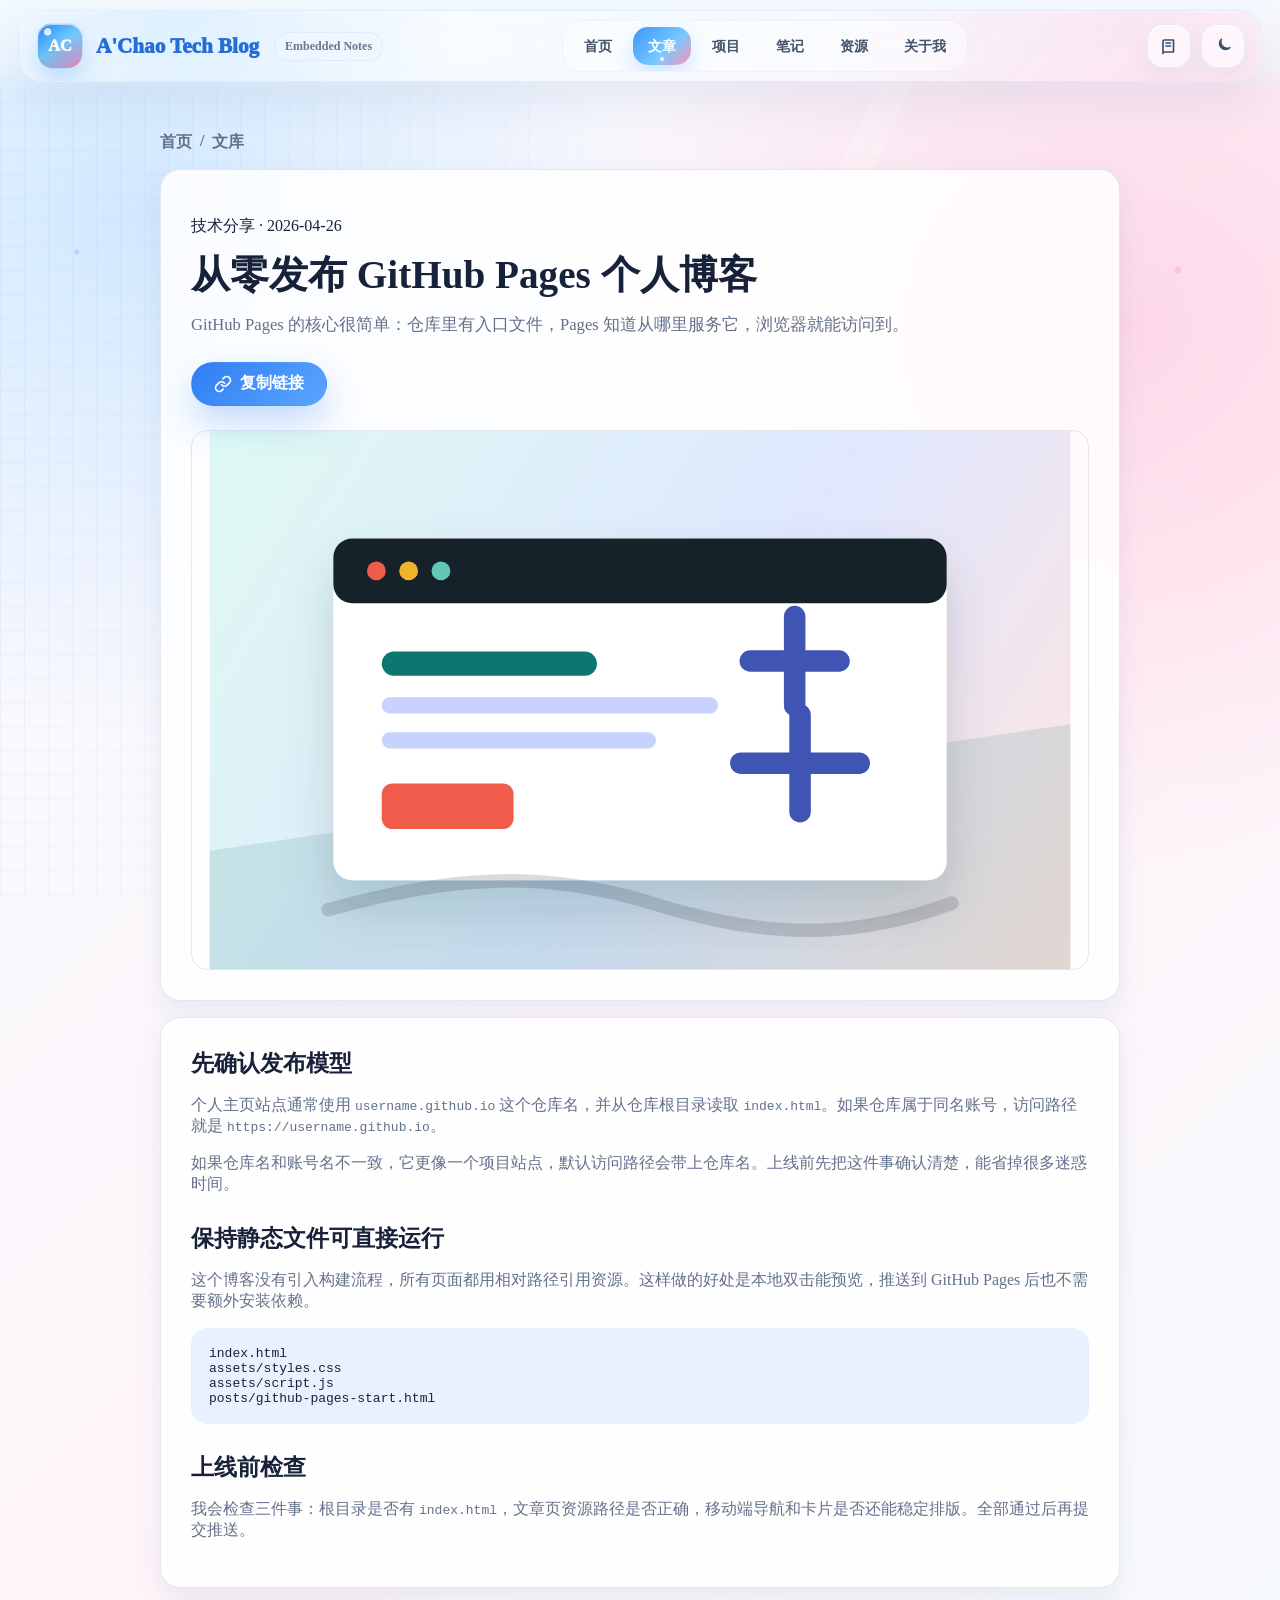
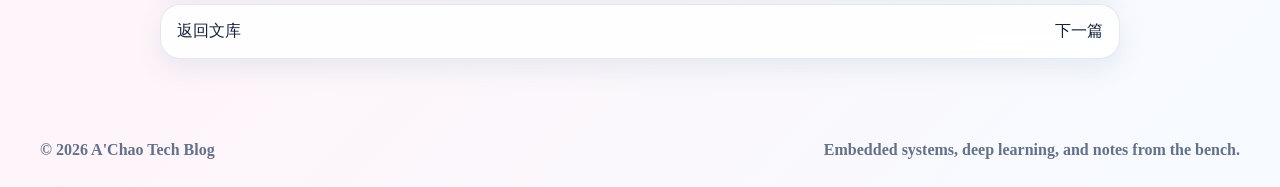
<file: posts/github-pages-start.html>
<!doctype html>
<html lang="zh-CN">
<head>
  <meta charset="utf-8">
  <meta name="viewport" content="width=device-width, initial-scale=1">
  <title>从零发布 GitHub Pages 个人博客 | A'Chao Tech Blog</title>
  <meta name="description" content="从仓库到 GitHub Pages 首页访问路径的发布笔记。">
  <link rel="icon" href="../assets/favicon.ico" sizes="any">
  <link rel="icon" href="../assets/ac-favicon.png" type="image/png">
  <link rel="apple-touch-icon" href="../assets/apple-touch-icon.png">
  <link rel="manifest" href="../site.webmanifest">
  <link rel="stylesheet" href="../assets/styles.css">
</head>
<body data-page="post">
  <div class="reading-progress" aria-hidden="true"></div>
  <a class="skip-link" href="#content">跳到内容</a>
  <header class="site-header">
    <div class="header-inner">
      <a class="brand" href="../index.html" aria-label="A'Chao Tech Blog 首页"><img src="../assets/site-logo-mark.png" width="56" height="56" alt=""><span><strong>A'Chao Tech Blog</strong></span></a>
      <nav class="site-nav" aria-label="主导航"><a href="../index.html">首页</a><a href="../archive.html" aria-current="page">文章</a><a href="../projects.html">项目</a><a href="../notes.html">笔记</a><a href="../resources.html">资源</a><a href="../about.html">关于我</a></nav>
      <div class="header-actions">
        <a class="icon-link" href="../archive.html" aria-label="返回文库"><svg viewBox="0 0 24 24" aria-hidden="true"><path d="M4 19.5V6a2 2 0 0 1 2-2h12v16H6a2 2 0 0 0-2 2Z"/><path d="M8 8h6M8 12h6"/></svg></a>
        <button class="icon-button" id="themeToggle" type="button" aria-label="切换主题" title="切换主题"><svg data-theme-icon="moon" viewBox="0 0 24 24" aria-hidden="true"><path d="M21 14.2A8.5 8.5 0 0 1 9.8 3a7 7 0 1 0 11.2 11.2Z"/></svg><svg data-theme-icon="sun" viewBox="0 0 24 24" aria-hidden="true" hidden><circle cx="12" cy="12" r="4"/><path d="M12 2v2M12 20v2M4.93 4.93l1.41 1.41M17.66 17.66l1.41 1.41M2 12h2M20 12h2M4.93 19.07l1.41-1.41M17.66 6.34l1.41-1.41"/></svg></button>
      </div>
    </div>
  </header>

  <main id="content" class="article-shell">
    <nav class="breadcrumb" aria-label="面包屑"><a href="../index.html">首页</a><span>/</span><a href="../archive.html">文库</a></nav>
    <header class="article-header">
      <p class="eyebrow">技术分享 · 2026-04-26</p>
      <h1>从零发布 GitHub Pages 个人博客</h1>
      <p class="lede">GitHub Pages 的核心很简单：仓库里有入口文件，Pages 知道从哪里服务它，浏览器就能访问到。</p>
      <div class="article-actions"><button class="button primary" type="button" data-copy-link><svg viewBox="0 0 24 24" aria-hidden="true"><path d="M10 13a5 5 0 0 0 7.54.54l3-3a5 5 0 0 0-7.07-7.07l-1.72 1.71"/><path d="M14 11a5 5 0 0 0-7.54-.54l-3 3a5 5 0 0 0 7.07 7.07l1.71-1.71"/></svg>复制链接</button></div>
      <img class="article-cover" src="../assets/cover-pages.svg" width="960" height="540" alt="">
    </header>

    <article class="prose">
      <h2>先确认发布模型</h2>
      <p>个人主页站点通常使用 <code>username.github.io</code> 这个仓库名，并从仓库根目录读取 <code>index.html</code>。如果仓库属于同名账号，访问路径就是 <code>https://username.github.io</code>。</p>
      <p>如果仓库名和账号名不一致，它更像一个项目站点，默认访问路径会带上仓库名。上线前先把这件事确认清楚，能省掉很多迷惑时间。</p>
      <h2>保持静态文件可直接运行</h2>
      <p>这个博客没有引入构建流程，所有页面都用相对路径引用资源。这样做的好处是本地双击能预览，推送到 GitHub Pages 后也不需要额外安装依赖。</p>
      <pre><code>index.html
assets/styles.css
assets/script.js
posts/github-pages-start.html</code></pre>
      <h2>上线前检查</h2>
      <p>我会检查三件事：根目录是否有 <code>index.html</code>，文章页资源路径是否正确，移动端导航和卡片是否还能稳定排版。全部通过后再提交推送。</p>
    </article>

    <nav class="post-nav" aria-label="文章导航"><a href="../archive.html">返回文库</a><a href="ai-coding-workflow.html">下一篇</a></nav>
  </main>

  <footer class="site-footer"><p>© <span id="year">2026</span> A'Chao Tech Blog</p><p>Embedded systems, deep learning, and notes from the bench.</p></footer>
  <script src="../assets/script.js"></script>
</body>
</html>
</file>
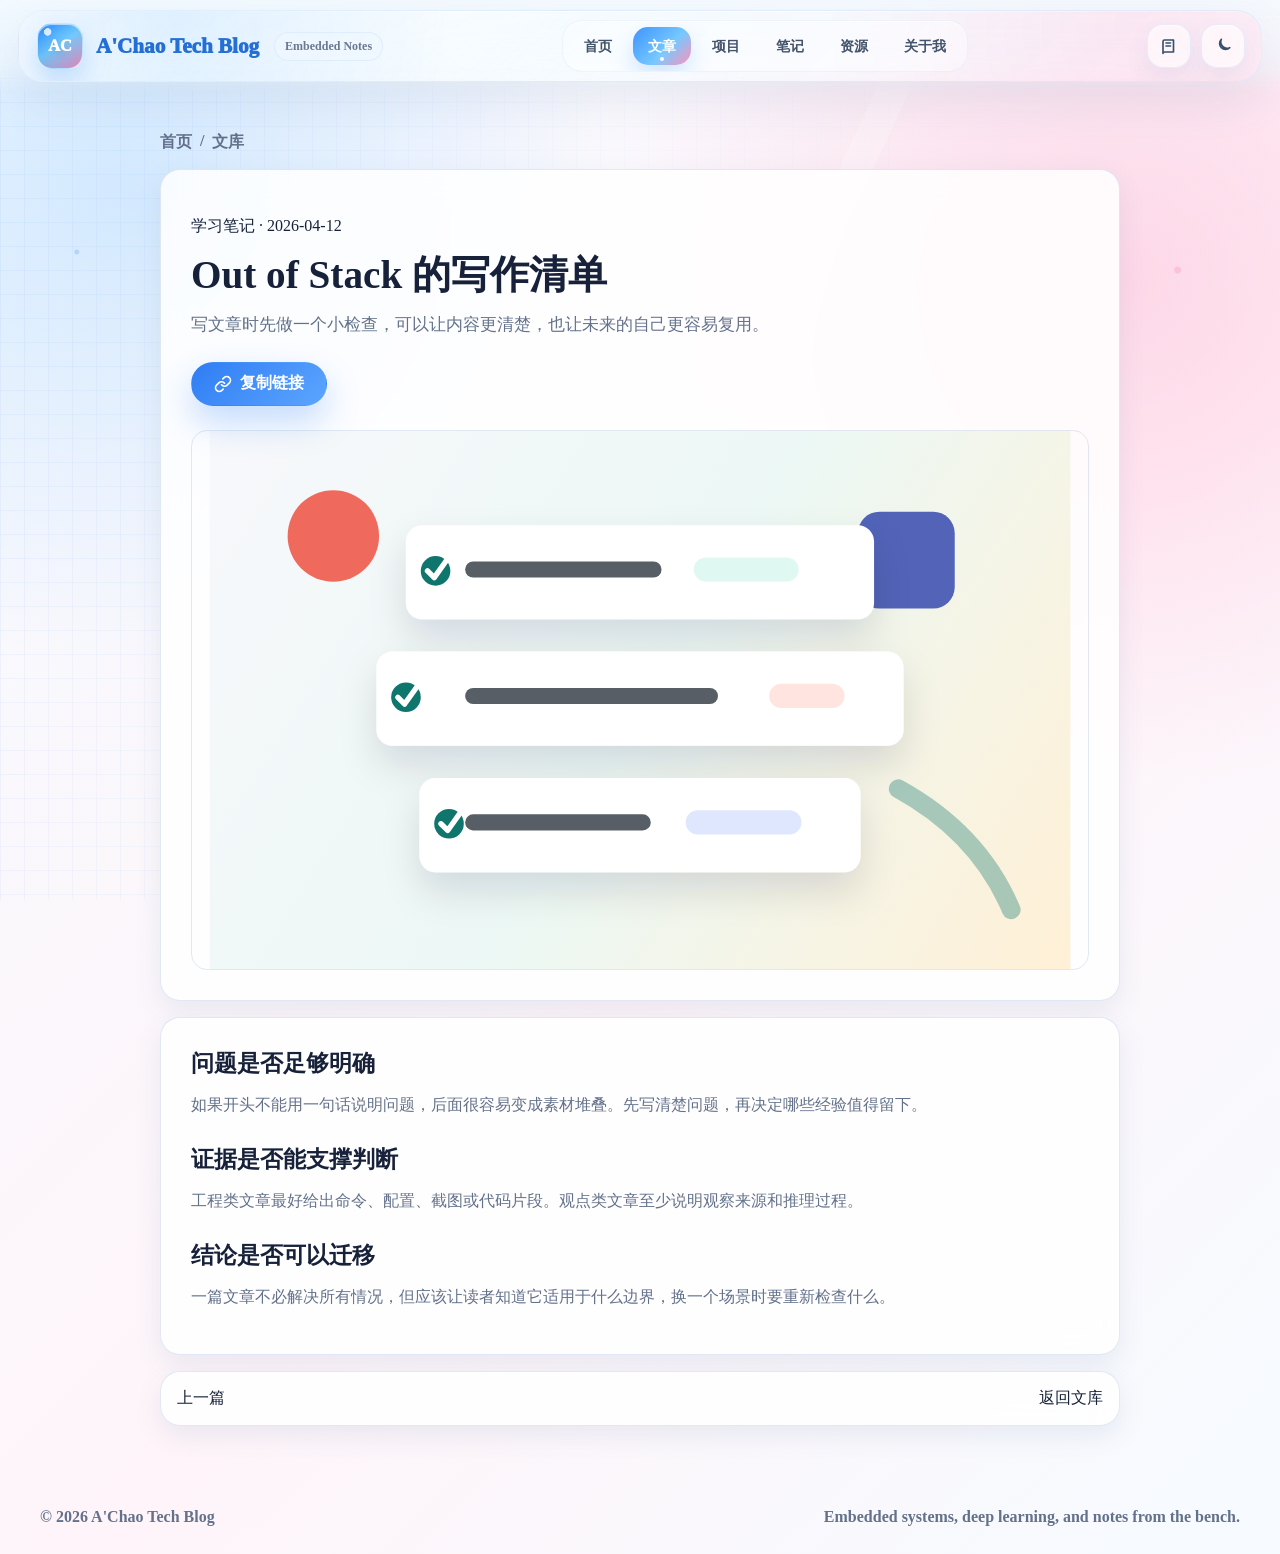
<file: posts/out-of-stack-notes.html>
<!doctype html>
<html lang="zh-CN">
<head>
  <meta charset="utf-8">
  <meta name="viewport" content="width=device-width, initial-scale=1">
  <title>Out of Stack 的写作清单 | A'Chao Tech Blog</title>
  <meta name="description" content="用于保持博客文章质量的轻量写作清单。">
  <link rel="icon" href="../assets/favicon.ico" sizes="any">
  <link rel="icon" href="../assets/ac-favicon.png" type="image/png">
  <link rel="apple-touch-icon" href="../assets/apple-touch-icon.png">
  <link rel="manifest" href="../site.webmanifest">
  <link rel="stylesheet" href="../assets/styles.css">
</head>
<body data-page="post">
  <div class="reading-progress" aria-hidden="true"></div>
  <a class="skip-link" href="#content">跳到内容</a>
  <header class="site-header">
    <div class="header-inner">
      <a class="brand" href="../index.html" aria-label="A'Chao Tech Blog 首页"><img src="../assets/site-logo-mark.png" width="56" height="56" alt=""><span><strong>A'Chao Tech Blog</strong></span></a>
      <nav class="site-nav" aria-label="主导航"><a href="../index.html">首页</a><a href="../archive.html" aria-current="page">文章</a><a href="../projects.html">项目</a><a href="../notes.html">笔记</a><a href="../resources.html">资源</a><a href="../about.html">关于我</a></nav>
      <div class="header-actions">
        <a class="icon-link" href="../archive.html" aria-label="返回文库"><svg viewBox="0 0 24 24" aria-hidden="true"><path d="M4 19.5V6a2 2 0 0 1 2-2h12v16H6a2 2 0 0 0-2 2Z"/><path d="M8 8h6M8 12h6"/></svg></a>
        <button class="icon-button" id="themeToggle" type="button" aria-label="切换主题" title="切换主题"><svg data-theme-icon="moon" viewBox="0 0 24 24" aria-hidden="true"><path d="M21 14.2A8.5 8.5 0 0 1 9.8 3a7 7 0 1 0 11.2 11.2Z"/></svg><svg data-theme-icon="sun" viewBox="0 0 24 24" aria-hidden="true" hidden><circle cx="12" cy="12" r="4"/><path d="M12 2v2M12 20v2M4.93 4.93l1.41 1.41M17.66 17.66l1.41 1.41M2 12h2M20 12h2M4.93 19.07l1.41-1.41M17.66 6.34l1.41-1.41"/></svg></button>
      </div>
    </div>
  </header>

  <main id="content" class="article-shell">
    <nav class="breadcrumb" aria-label="面包屑"><a href="../index.html">首页</a><span>/</span><a href="../archive.html">文库</a></nav>
    <header class="article-header">
      <p class="eyebrow">学习笔记 · 2026-04-12</p>
      <h1>Out of Stack 的写作清单</h1>
      <p class="lede">写文章时先做一个小检查，可以让内容更清楚，也让未来的自己更容易复用。</p>
      <div class="article-actions"><button class="button primary" type="button" data-copy-link><svg viewBox="0 0 24 24" aria-hidden="true"><path d="M10 13a5 5 0 0 0 7.54.54l3-3a5 5 0 0 0-7.07-7.07l-1.72 1.71"/><path d="M14 11a5 5 0 0 0-7.54-.54l-3 3a5 5 0 0 0 7.07 7.07l1.71-1.71"/></svg>复制链接</button></div>
      <img class="article-cover" src="../assets/cover-stack.svg" width="960" height="540" alt="">
    </header>

    <article class="prose">
      <h2>问题是否足够明确</h2>
      <p>如果开头不能用一句话说明问题，后面很容易变成素材堆叠。先写清楚问题，再决定哪些经验值得留下。</p>
      <h2>证据是否能支撑判断</h2>
      <p>工程类文章最好给出命令、配置、截图或代码片段。观点类文章至少说明观察来源和推理过程。</p>
      <h2>结论是否可以迁移</h2>
      <p>一篇文章不必解决所有情况，但应该让读者知道它适用于什么边界，换一个场景时要重新检查什么。</p>
    </article>

    <nav class="post-nav" aria-label="文章导航"><a href="ai-coding-workflow.html">上一篇</a><a href="../archive.html">返回文库</a></nav>
  </main>

  <footer class="site-footer"><p>© <span id="year">2026</span> A'Chao Tech Blog</p><p>Embedded systems, deep learning, and notes from the bench.</p></footer>
  <script src="../assets/script.js"></script>
</body>
</html>
</file>
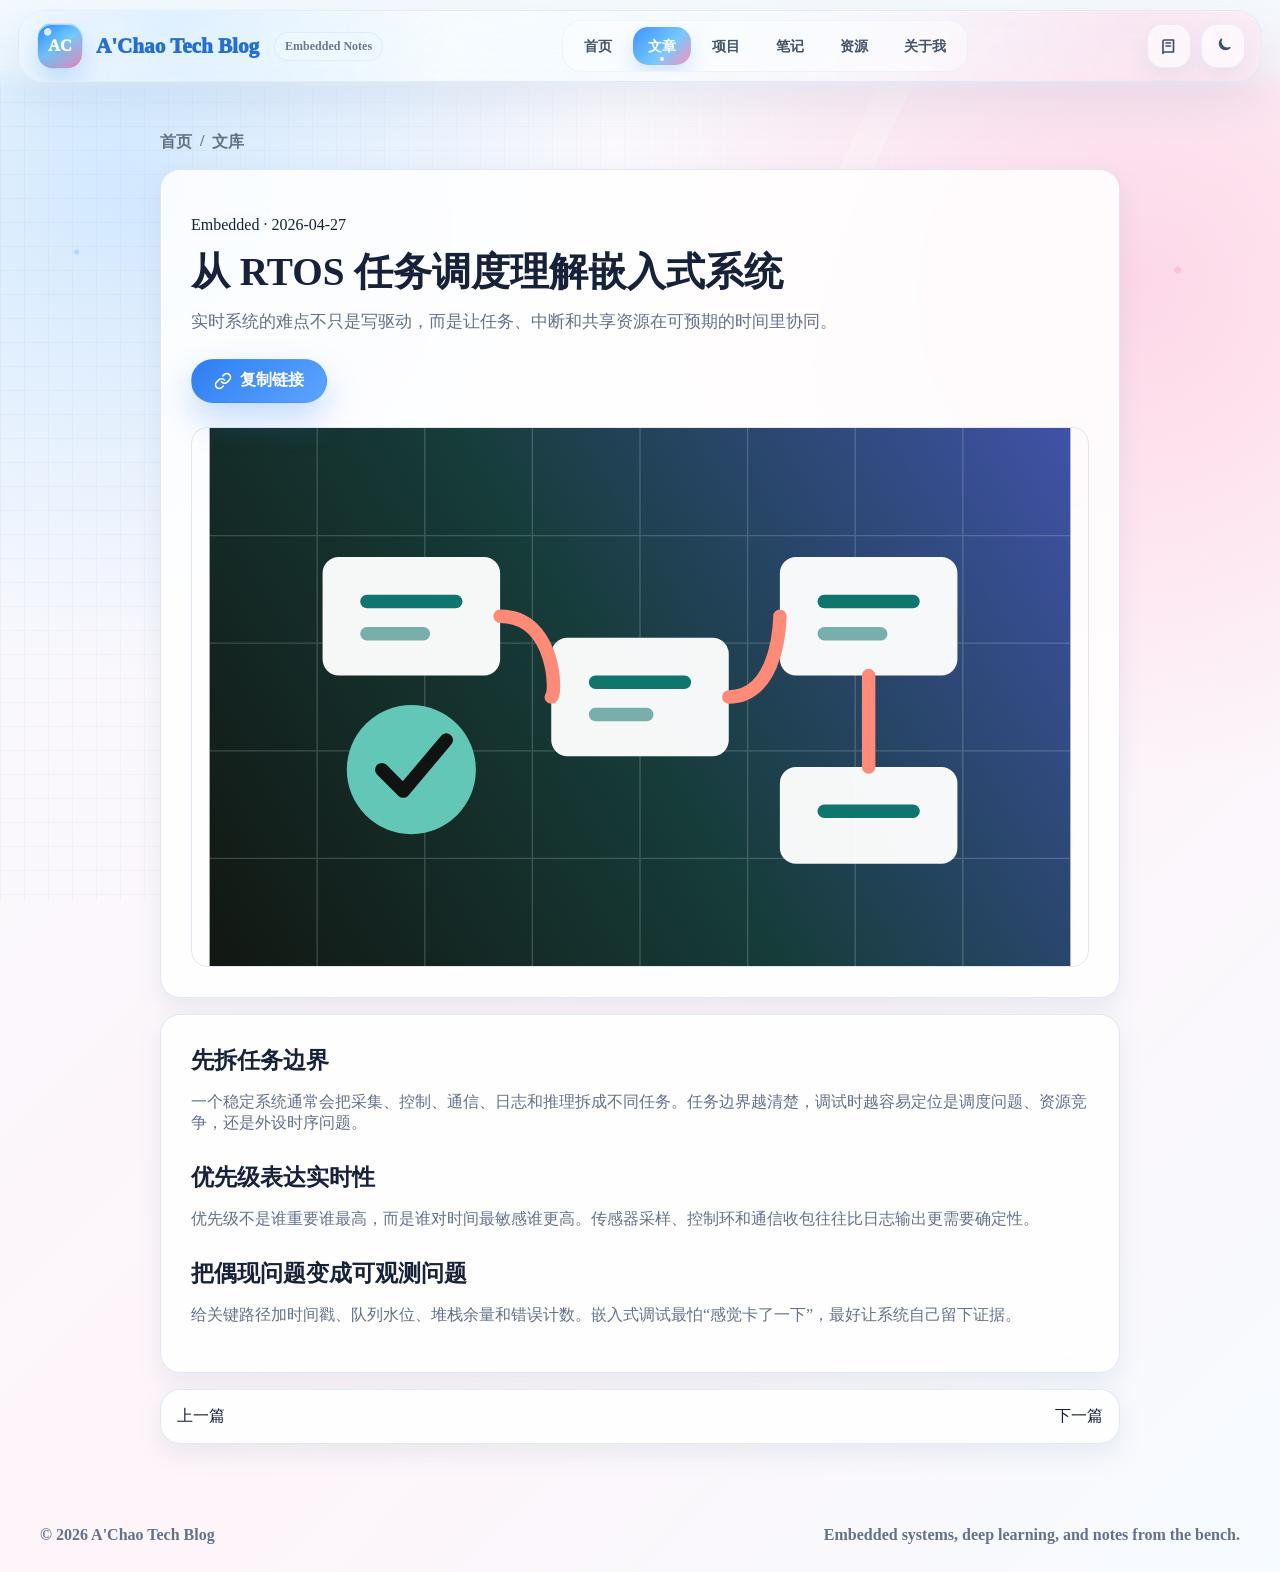
<file: posts/rtos-scheduler.html>
<!doctype html>
<html lang="zh-CN">
<head>
  <meta charset="utf-8">
  <meta name="viewport" content="width=device-width, initial-scale=1">
  <title>从 RTOS 任务调度理解嵌入式系统 | A'Chao Tech Blog</title>
  <meta name="description" content="用任务、优先级、队列和中断理解 RTOS 调度。">
  <link rel="icon" href="../assets/favicon.ico" sizes="any">
  <link rel="icon" href="../assets/ac-favicon.png" type="image/png">
  <link rel="apple-touch-icon" href="../assets/apple-touch-icon.png">
  <link rel="manifest" href="../site.webmanifest">
  <link rel="stylesheet" href="../assets/styles.css">
</head>
<body data-page="post">
  <div class="reading-progress" aria-hidden="true"></div>
  <a class="skip-link" href="#content">跳到内容</a>
  <header class="site-header">
    <div class="header-inner">
      <a class="brand" href="../index.html" aria-label="A'Chao Tech Blog 首页"><img src="../assets/site-logo-mark.png" width="56" height="56" alt=""><span><strong>A'Chao Tech Blog</strong></span></a>
      <nav class="site-nav" aria-label="主导航"><a href="../index.html">首页</a><a href="../archive.html" aria-current="page">文章</a><a href="../projects.html">项目</a><a href="../notes.html">笔记</a><a href="../resources.html">资源</a><a href="../about.html">关于我</a></nav>
      <div class="header-actions"><a class="icon-link" href="../archive.html" aria-label="返回文库"><svg viewBox="0 0 24 24" aria-hidden="true"><path d="M4 19.5V6a2 2 0 0 1 2-2h12v16H6a2 2 0 0 0-2 2Z"/><path d="M8 8h6M8 12h6"/></svg></a><button class="icon-button" id="themeToggle" type="button" aria-label="切换主题" title="切换主题"><svg data-theme-icon="moon" viewBox="0 0 24 24" aria-hidden="true"><path d="M21 14.2A8.5 8.5 0 0 1 9.8 3a7 7 0 1 0 11.2 11.2Z"/></svg><svg data-theme-icon="sun" viewBox="0 0 24 24" aria-hidden="true" hidden><circle cx="12" cy="12" r="4"/><path d="M12 2v2M12 20v2M4.93 4.93l1.41 1.41M17.66 17.66l1.41 1.41M2 12h2M20 12h2M4.93 19.07l1.41-1.41M17.66 6.34l1.41-1.41"/></svg></button></div>
    </div>
  </header>

  <main id="content" class="article-shell">
    <nav class="breadcrumb" aria-label="面包屑"><a href="../index.html">首页</a><span>/</span><a href="../archive.html">文库</a></nav>
    <header class="article-header">
      <p class="eyebrow">Embedded · 2026-04-27</p>
      <h1>从 RTOS 任务调度理解嵌入式系统</h1>
      <p class="lede">实时系统的难点不只是写驱动，而是让任务、中断和共享资源在可预期的时间里协同。</p>
      <div class="article-actions"><button class="button primary" type="button" data-copy-link><svg viewBox="0 0 24 24" aria-hidden="true"><path d="M10 13a5 5 0 0 0 7.54.54l3-3a5 5 0 0 0-7.07-7.07l-1.72 1.71"/><path d="M14 11a5 5 0 0 0-7.54-.54l-3 3a5 5 0 0 0 7.07 7.07l1.71-1.71"/></svg>复制链接</button></div>
      <img class="article-cover" src="../assets/cover-workflow.svg" width="960" height="540" alt="">
    </header>

    <article class="prose">
      <h2>先拆任务边界</h2>
      <p>一个稳定系统通常会把采集、控制、通信、日志和推理拆成不同任务。任务边界越清楚，调试时越容易定位是调度问题、资源竞争，还是外设时序问题。</p>
      <h2>优先级表达实时性</h2>
      <p>优先级不是谁重要谁最高，而是谁对时间最敏感谁更高。传感器采样、控制环和通信收包往往比日志输出更需要确定性。</p>
      <h2>把偶现问题变成可观测问题</h2>
      <p>给关键路径加时间戳、队列水位、堆栈余量和错误计数。嵌入式调试最怕“感觉卡了一下”，最好让系统自己留下证据。</p>
    </article>

    <nav class="post-nav" aria-label="文章导航"><a href="edge-ai-inference.html">上一篇</a><a href="ai-coding-workflow.html">下一篇</a></nav>
  </main>

  <footer class="site-footer"><p>© <span id="year">2026</span> A'Chao Tech Blog</p><p>Embedded systems, deep learning, and notes from the bench.</p></footer>
  <script src="../assets/script.js"></script>
</body>
</html>
</file>
<file: assets/homepage.css>
:root {
  color-scheme: light;
  --blue: #2f84ff;
  --blue-soft: #e8f4ff;
  --pink: #ff7aa9;
  --pink-soft: #fff0f7;
  --ink: #182238;
  --text: #556073;
  --muted: #8d98aa;
  --card: rgba(255, 255, 255, 0.84);
  --line: rgba(128, 171, 229, 0.18);
  --shadow: 0 18px 50px rgba(55, 100, 150, 0.12);
  --max: 1240px;
}

html[data-theme="dark"] {
  color-scheme: dark;
  --ink: #edf6ff;
  --text: #c5d2e5;
  --muted: #91a2ba;
  --card: rgba(22, 34, 55, 0.78);
  --line: rgba(164, 200, 255, 0.14);
  --shadow: 0 18px 50px rgba(0, 0, 0, 0.24);
}

* {
  box-sizing: border-box;
}

html {
  scroll-behavior: smooth;
}

body {
  min-width: 320px;
  min-height: 100vh;
  margin: 0;
  overflow-x: hidden;
  color: var(--ink);
  background:
    radial-gradient(circle at 10% 25%, rgba(120, 190, 255, 0.18), transparent 28%),
    radial-gradient(circle at 86% 18%, rgba(255, 139, 180, 0.18), transparent 32%),
    linear-gradient(90deg, #eff9ff 0%, #fff 48%, #fff4f9 100%);
  font-family: -apple-system, BlinkMacSystemFont, "Segoe UI", "Microsoft YaHei", Arial, sans-serif;
}

html[data-theme="dark"] body {
  background: linear-gradient(135deg, #0f172a, #1b2943 55%, #3a2235);
}

body::before {
  content: "";
  position: fixed;
  inset: 0;
  z-index: -2;
  pointer-events: none;
  opacity: 0.82;
  background-image:
    linear-gradient(rgba(112, 170, 235, 0.08) 1px, transparent 1px),
    linear-gradient(90deg, rgba(112, 170, 235, 0.08) 1px, transparent 1px);
  background-size: 28px 28px;
  mask-image: linear-gradient(90deg, #000 0%, transparent 36%, transparent 100%);
}

body,
button,
input {
  font: inherit;
}

a {
  color: inherit;
  text-decoration: none;
}

button {
  border: 0;
  cursor: pointer;
}

svg {
  display: block;
}

.site-header {
  position: sticky;
  top: 0;
  z-index: 50;
  padding: 10px 18px;
  background: linear-gradient(180deg, rgba(244, 250, 255, 0.92) 0%, rgba(244, 250, 255, 0.58) 72%, rgba(244, 250, 255, 0) 100%);
  backdrop-filter: blur(18px);
  transition: padding 0.24s ease;
}

.site-header.scrolled {
  padding-top: 8px;
  padding-bottom: 8px;
}

html[data-theme="dark"] .site-header {
  background: linear-gradient(180deg, rgba(15, 23, 42, 0.88) 0%, rgba(15, 23, 42, 0.42) 74%, rgba(15, 23, 42, 0) 100%);
}

.nav {
  position: relative;
  display: flex;
  max-width: var(--max);
  height: 72px;
  align-items: center;
  justify-content: space-between;
  gap: 18px;
  margin: 0 auto;
  padding: 0 16px 0 18px;
  overflow: hidden;
  border: 1px solid rgba(122, 169, 232, 0.18);
  border-radius: 26px;
  background:
    linear-gradient(135deg, rgba(255, 255, 255, 0.82), rgba(245, 251, 255, 0.62) 46%, rgba(255, 241, 248, 0.58));
  box-shadow: 0 18px 46px rgba(74, 112, 158, 0.11), inset 0 1px 0 rgba(255, 255, 255, 0.82);
  backdrop-filter: blur(22px) saturate(150%);
}

html[data-theme="dark"] .nav {
  border-color: rgba(164, 200, 255, 0.14);
  background: linear-gradient(135deg, rgba(20, 31, 52, 0.86), rgba(22, 36, 60, 0.68), rgba(66, 37, 58, 0.48));
  box-shadow: 0 18px 46px rgba(0, 0, 0, 0.22), inset 0 1px 0 rgba(255, 255, 255, 0.08);
}

.nav::before {
  content: "";
  position: absolute;
  inset: 0;
  pointer-events: none;
  background:
    radial-gradient(circle at 12% 0%, rgba(105, 184, 255, 0.2), transparent 26%),
    radial-gradient(circle at 90% 22%, rgba(255, 147, 192, 0.16), transparent 28%),
    linear-gradient(90deg, rgba(255, 255, 255, 0.4), rgba(255, 255, 255, 0) 34%);
}

.nav > * {
  position: relative;
  z-index: 1;
}

.brand {
  display: flex;
  align-items: center;
  gap: 13px;
  color: #236fd6;
  font-size: 1.32rem;
  font-weight: 900;
  letter-spacing: 0;
  white-space: nowrap;
}

.brand-mark {
  position: relative;
  isolation: isolate;
  display: grid;
  width: 44px;
  height: 44px;
  overflow: hidden;
  place-items: center;
  color: #fff;
  border: 1px solid rgba(255, 255, 255, 0.58);
  border-radius: 15px;
  background:
    radial-gradient(circle at 22% 18%, rgba(255, 255, 255, 0.82) 0 7%, transparent 8%),
    linear-gradient(145deg, #2388ff 0%, #76ceff 48%, #ff8fba 100%);
  box-shadow:
    0 14px 28px rgba(69, 149, 239, 0.28),
    inset 0 1px 0 rgba(255, 255, 255, 0.58),
    inset 0 -10px 18px rgba(35, 91, 168, 0.16);
  font-size: 1.02rem;
  font-weight: 950;
  line-height: 1;
  text-shadow: 0 2px 10px rgba(22, 58, 116, 0.22);
}

.brand-mark::before {
  content: "";
  position: absolute;
  inset: 7px;
  z-index: -1;
  border: 1px solid rgba(255, 255, 255, 0.4);
  border-radius: 10px;
  background:
    linear-gradient(90deg, rgba(255, 255, 255, 0.58) 1px, transparent 1px),
    linear-gradient(rgba(255, 255, 255, 0.46) 1px, transparent 1px);
  background-size: 11px 11px;
  opacity: 0.58;
}

.brand-mark::after {
  content: "";
  position: absolute;
  right: 7px;
  bottom: 7px;
  width: 5px;
  height: 5px;
  border-radius: 50%;
  background: #fff;
  box-shadow: -10px 0 rgba(255, 255, 255, 0.72), 0 -10px rgba(255, 255, 255, 0.66);
  opacity: 0.78;
}

.brand::after {
  content: "Embedded Notes";
  margin-left: 2px;
  padding: 6px 10px;
  border: 1px solid rgba(128, 171, 229, 0.14);
  border-radius: 999px;
  color: #6a7890;
  background: rgba(239, 247, 255, 0.74);
  font-size: 0.75rem;
  font-weight: 900;
}

html[data-theme="dark"] .brand {
  color: #9fd3ff;
}

html[data-theme="dark"] .brand::after {
  color: #c9d8ea;
  border-color: rgba(164, 200, 255, 0.14);
  background: rgba(20, 31, 52, 0.72);
}

.nav-links {
  display: flex;
  gap: 6px;
  padding: 6px;
  overflow-x: auto;
  border: 1px solid rgba(140, 181, 234, 0.12);
  border-radius: 20px;
  background: rgba(255, 255, 255, 0.42);
  box-shadow: inset 0 1px 0 rgba(255, 255, 255, 0.58);
  scrollbar-width: none;
}

.nav-links::-webkit-scrollbar {
  display: none;
}

.nav-link {
  position: relative;
  display: flex;
  height: 38px;
  align-items: center;
  padding: 0 15px;
  border-radius: 15px;
  color: #44546b;
  font-size: 0.9rem;
  font-weight: 900;
  white-space: nowrap;
  transition: color 0.22s ease, background 0.22s ease, box-shadow 0.22s ease, transform 0.22s ease;
}

.nav-link:hover,
.nav-link:focus-visible {
  color: var(--blue);
  background: rgba(233, 245, 255, 0.78);
  box-shadow: 0 8px 18px rgba(67, 132, 221, 0.1);
  transform: translateY(-1px);
}

.nav-link.active {
  color: #fff;
  background: linear-gradient(135deg, #3d93ff, #75c8ff 58%, #ff92ba);
  box-shadow: 0 10px 22px rgba(62, 147, 255, 0.22);
}

.nav-link.active::after {
  content: "";
  position: absolute;
  left: 50%;
  bottom: 4px;
  width: 4px;
  height: 4px;
  border-radius: 50%;
  background: rgba(255, 255, 255, 0.92);
  box-shadow: 0 0 10px rgba(255, 255, 255, 0.7);
  transform: translateX(-50%);
}

html[data-theme="dark"] .nav-links {
  border-color: rgba(164, 200, 255, 0.12);
  background: rgba(15, 23, 42, 0.36);
}

html[data-theme="dark"] .nav-link {
  color: #c5d2e5;
}

.nav-actions {
  display: flex;
  gap: 10px;
}

.icon-btn {
  display: grid;
  width: 44px;
  height: 44px;
  place-items: center;
  color: #35506f;
  border: 1px solid rgba(126, 170, 230, 0.15);
  border-radius: 16px;
  background: rgba(255, 255, 255, 0.66);
  box-shadow: 0 12px 24px rgba(60, 100, 150, 0.08), inset 0 1px 0 rgba(255, 255, 255, 0.68);
  backdrop-filter: blur(12px);
  transition: transform 0.2s ease, color 0.2s ease, box-shadow 0.2s ease;
}

.icon-btn:hover,
.icon-btn:focus-visible {
  color: var(--blue);
  background: linear-gradient(135deg, rgba(236, 247, 255, 0.92), rgba(255, 241, 248, 0.86));
  box-shadow: 0 16px 30px rgba(60, 100, 150, 0.13);
  transform: translateY(-2px) scale(1.02);
}

.icon-btn svg[hidden] {
  display: none;
}

html[data-theme="dark"] .icon-btn {
  color: #d8e8ff;
  border-color: rgba(164, 200, 255, 0.14);
  background: rgba(22, 34, 55, 0.72);
}

.search-box {
  position: fixed;
  top: 94px;
  right: max(24px, calc((100vw - var(--max)) / 2 + 24px));
  z-index: 48;
  width: min(420px, calc(100vw - 32px));
  padding: 14px;
  border: 1px solid rgba(127, 170, 228, 0.18);
  border-radius: 24px;
  background: rgba(255, 255, 255, 0.88);
  box-shadow: var(--shadow);
  backdrop-filter: blur(18px);
  opacity: 0;
  pointer-events: none;
  transform: translateY(-10px);
  transition: opacity 0.2s ease, transform 0.2s ease;
}

.search-box.open {
  opacity: 1;
  pointer-events: auto;
  transform: translateY(0);
}

.search-box label {
  display: grid;
  gap: 8px;
  color: var(--muted);
  font-size: 0.8rem;
  font-weight: 900;
}

.search-input {
  width: 100%;
  min-height: 48px;
  padding: 0 16px;
  color: var(--ink);
  border: 1px solid rgba(128, 171, 229, 0.1);
  border-radius: 18px;
  outline: 0;
  background: linear-gradient(135deg, #f1f8ff, #fff5fa);
}

.page {
  max-width: var(--max);
  margin: 0 auto;
  padding: 34px 24px 48px;
}

.hero {
  position: relative;
  display: grid;
  grid-template-columns: minmax(520px, 0.82fr) minmax(520px, 1fr);
  min-height: 540px;
  align-items: center;
  gap: 18px;
  overflow: hidden;
  padding: 46px 44px 34px;
  border-radius: 36px;
  background:
    linear-gradient(90deg, rgba(255, 255, 255, 0.72) 0%, rgba(255, 255, 255, 0.56) 34%, rgba(255, 255, 255, 0.2) 64%, rgba(255, 255, 255, 0.08) 100%);
}

.hero-content {
  position: relative;
  z-index: 2;
  min-width: 0;
  max-width: 620px;
}

.eyebrow {
  display: inline-flex;
  min-height: 38px;
  align-items: center;
  padding: 6px 18px;
  color: #fff;
  border-radius: 999px;
  background: linear-gradient(135deg, #ff75aa, #ff9ac3);
  box-shadow: 0 12px 30px rgba(255, 107, 160, 0.28);
  font-weight: 950;
}

.hero-title {
  margin: 22px 0 0;
  color: var(--ink);
  font-size: clamp(2.85rem, 4.35vw, 4.1rem);
  line-height: 1.08;
  letter-spacing: 0;
}

.blue {
  color: var(--blue);
}

.pink {
  color: var(--pink);
}

.hero-desc {
  max-width: 610px;
  margin: 22px 0 0;
  color: var(--text);
  font-size: 1rem;
  line-height: 1.75;
  overflow-wrap: anywhere;
}

.hero-actions {
  display: flex;
  flex-wrap: wrap;
  gap: 16px;
  margin-top: 30px;
}

.btn {
  display: inline-flex;
  min-height: 46px;
  align-items: center;
  justify-content: center;
  padding: 0 24px;
  border-radius: 999px;
  font-weight: 950;
}

.btn-primary {
  color: #fff;
  background: linear-gradient(135deg, var(--blue), #5aaeff);
  box-shadow: 0 14px 30px rgba(47, 132, 255, 0.27);
}

.btn-secondary {
  color: #31527a;
  border: 1px solid rgba(132, 174, 231, 0.14);
  background: rgba(255, 255, 255, 0.82);
  box-shadow: 0 12px 28px rgba(70, 104, 150, 0.1);
}

.stats {
  display: grid;
  max-width: 430px;
  grid-template-columns: repeat(2, minmax(0, 1fr));
  gap: 16px;
  margin-top: 28px;
}

.stat {
  display: grid;
  width: 100%;
  grid-template-columns: 42px minmax(0, 1fr);
  gap: 10px;
  align-items: center;
  color: inherit;
  text-align: left;
  min-height: 76px;
  padding: 14px 16px;
  border: 1px solid rgba(124, 172, 233, 0.2);
  border-radius: 16px;
  background:
    linear-gradient(135deg, rgba(255, 255, 255, 0.86), rgba(236, 248, 255, 0.68) 55%, rgba(255, 241, 248, 0.5));
  box-shadow: 0 14px 34px rgba(65, 104, 151, 0.1);
  backdrop-filter: blur(14px);
  transition: transform 0.18s ease, border-color 0.18s ease, box-shadow 0.18s ease, background 0.18s ease;
}

.stat:hover,
.stat:focus-visible,
.stat.is-active {
  border-color: rgba(47, 132, 255, 0.28);
  background: linear-gradient(135deg, rgba(255, 255, 255, 0.9), rgba(232, 244, 255, 0.72));
  box-shadow: 0 18px 36px rgba(65, 104, 151, 0.15);
  transform: translateY(-3px);
}

.stat-icon {
  display: grid;
  width: 42px;
  height: 42px;
  place-items: center;
  color: var(--blue);
  border-radius: 12px;
  background: rgba(47, 132, 255, 0.1);
  font-style: normal;
  font-weight: 950;
}

.stat span {
  display: block;
  color: var(--muted);
  font-size: 0.78rem;
  font-weight: 900;
}

.stat strong {
  display: block;
  color: var(--ink);
  font-size: 1.3rem;
  line-height: 1.1;
}

.hero-lab {
  position: relative;
  z-index: 1;
  width: min(100%, 640px);
  aspect-ratio: 1.48;
  justify-self: center;
  isolation: isolate;
  perspective: 1200px;
}

.hero-lab::before {
  content: "";
  position: absolute;
  inset: 0;
  z-index: -3;
  border-radius: 36px;
  background:
    radial-gradient(circle at 16% 20%, rgba(255, 255, 255, 0.92), transparent 22%),
    linear-gradient(135deg, rgba(236, 247, 255, 0.9), rgba(255, 235, 245, 0.78));
}

.hero-lab::after {
  content: "";
  position: absolute;
  inset: 25% 2% 8% 5%;
  z-index: -2;
  border-radius: 40px;
  background:
    radial-gradient(circle at 22% 24%, rgba(255, 255, 255, 0.62), transparent 18%),
    linear-gradient(90deg, rgba(255, 255, 255, 0.48) 1px, transparent 1px),
    linear-gradient(rgba(255, 255, 255, 0.48) 1px, transparent 1px),
    linear-gradient(135deg, rgba(111, 190, 255, 0.9), rgba(210, 232, 255, 0.72) 58%, rgba(255, 191, 223, 0.78));
  background-size: auto, 32px 32px, 32px 32px, auto;
  box-shadow:
    0 34px 76px rgba(62, 127, 207, 0.26),
    inset 0 1px 0 rgba(255, 255, 255, 0.66),
    inset 0 -18px 26px rgba(59, 126, 196, 0.08);
  transform: rotateX(58deg) rotateZ(-7deg);
  transform-origin: center bottom;
}

.board-depth {
  position: absolute;
  inset: 33% 3% 4% 6%;
  z-index: -3;
  border-radius: 34px;
  background: linear-gradient(135deg, rgba(87, 143, 206, 0.38), rgba(255, 158, 204, 0.24));
  filter: blur(1px);
  transform: rotateX(58deg) rotateZ(-7deg) translateY(22px);
  transform-origin: center bottom;
  pointer-events: none;
}

.lab-board {
  position: absolute;
  inset: 22% 4% 4% 6%;
  z-index: 0;
  pointer-events: none;
}

.lab-board svg {
  width: 100%;
  height: 100%;
  opacity: 0.9;
  transform: rotateX(58deg) rotateZ(-7deg);
  transform-origin: center bottom;
}

.lab-board path,
.lab-board circle {
  fill: none;
  stroke: rgba(255, 255, 255, 0.92);
  stroke-width: 6;
  stroke-linecap: round;
  stroke-linejoin: round;
}

.lab-board .trace-b {
  stroke: rgba(124, 209, 255, 0.7);
  stroke-width: 4;
}

.lab-board .trace-c {
  stroke: rgba(255, 255, 255, 0.68);
  stroke-width: 3;
  stroke-dasharray: 12 12;
}

.lab-board circle {
  fill: #eaf7ff;
  stroke: rgba(94, 148, 214, 0.32);
  stroke-width: 3;
}

.via {
  position: absolute;
  z-index: 2;
  width: 12px;
  height: 12px;
  border: 2px solid rgba(255, 255, 255, 0.9);
  border-radius: 50%;
  background: radial-gradient(circle, #f7fbff 0 28%, #83c8ff 30% 52%, rgba(255, 255, 255, 0.48) 54%);
  box-shadow: 0 5px 10px rgba(65, 120, 185, 0.12);
  pointer-events: none;
  transform: rotateZ(-7deg);
}

.v1 { left: 17%; top: 70%; }
.v2 { left: 27%; top: 64%; }
.v3 { left: 38%; top: 74%; }
.v4 { left: 53%; top: 63%; }
.v5 { right: 24%; top: 53%; }
.v6 { right: 15%; top: 45%; }
.v7 { right: 30%; bottom: 16%; }
.v8 { left: 48%; bottom: 18%; }

.edge-connector {
  position: absolute;
  left: 24%;
  bottom: 15%;
  z-index: 3;
  display: flex;
  gap: 7px;
  padding: 5px 8px;
  border-radius: 9px;
  background: rgba(35, 50, 77, 0.18);
  box-shadow: 0 12px 20px rgba(43, 88, 145, 0.12);
  transform: rotateX(58deg) rotateZ(-7deg);
  pointer-events: none;
}

.edge-connector i {
  width: 9px;
  height: 22px;
  border-radius: 3px;
  background: linear-gradient(#fff1be, #f5b75d);
}

.silk-label {
  position: absolute;
  z-index: 3;
  color: rgba(255, 255, 255, 0.72);
  font-size: 0.64rem;
  font-weight: 950;
  letter-spacing: 0;
  pointer-events: none;
  transform: rotateX(58deg) rotateZ(-7deg);
}

.label-a { left: 18%; bottom: 24%; }
.label-b { right: 20%; bottom: 30%; }
.label-c { right: 34%; top: 49%; }

.lab-star,
.lab-code-bubble,
.lab-binary,
.lab-orbit {
  position: absolute;
  pointer-events: none;
}

.lab-star.s1 {
  left: 7%;
  top: 16%;
  color: #ffc45c;
  font-size: 1.25rem;
}

.lab-star.s2 {
  left: 39%;
  top: 20%;
  color: #fff;
  font-size: 1.2rem;
}

.lab-star.s3 {
  right: 8%;
  top: 20%;
  color: #fff;
  font-size: 2.8rem;
}

.lab-code-bubble {
  left: 2%;
  top: 24%;
  display: grid;
  width: 62px;
  height: 54px;
  place-items: center;
  color: #fff;
  border-radius: 16px;
  background: linear-gradient(135deg, #ff76a9, #ff9cc6);
  box-shadow: 0 16px 28px rgba(255, 103, 163, 0.28);
  font-size: 1.35rem;
  font-weight: 950;
}

.lab-binary {
  left: 35%;
  top: 29%;
  color: rgba(255, 130, 185, 0.5);
  font-size: 0.9rem;
  font-weight: 950;
  line-height: 1.1;
  transform: rotate(-18deg);
}

.lab-orbit {
  right: -2%;
  top: 35%;
  width: 330px;
  height: 110px;
  border: 3px solid rgba(255, 202, 228, 0.5);
  border-radius: 50%;
  transform: rotate(12deg);
}

.lab-part {
  position: absolute;
  z-index: 5;
  color: var(--ink);
  background: none;
  isolation: isolate;
  touch-action: manipulation;
  transition: transform 0.18s ease, filter 0.18s ease, box-shadow 0.18s ease;
}

.lab-part:hover,
.lab-part:focus-visible {
  filter: saturate(1.08);
  transform: translateY(-5px) scale(1.03);
}

.lab-part:focus-visible {
  outline: 3px solid rgba(47, 132, 255, 0.34);
  outline-offset: 4px;
}

.lab-part.is-active {
  filter: saturate(1.14) drop-shadow(0 12px 18px rgba(47, 132, 255, 0.14));
}

.camera-module {
  left: 16%;
  top: 51%;
  z-index: 6;
  width: 122px;
  height: 148px;
}

.camera-shell {
  position: absolute;
  left: 16px;
  top: 8px;
  display: grid;
  width: 86px;
  height: 86px;
  place-items: center;
  border: 2px solid rgba(21, 98, 177, 0.42);
  border-radius: 10px;
  background:
    linear-gradient(90deg, rgba(255, 255, 255, 0.2), transparent 36%),
    linear-gradient(135deg, #2f84ff, #66c5ff 58%, #bfe8ff);
  box-shadow:
    0 14px 30px rgba(52, 114, 185, 0.28),
    inset 0 0 0 3px rgba(255, 255, 255, 0.22);
}

.camera-shell::before {
  content: "";
  position: absolute;
  left: 10px;
  top: 10px;
  width: 8px;
  height: 8px;
  border-radius: 50%;
  background: #163d70;
  box-shadow: 56px 0 #163d70, 0 56px #163d70, 56px 56px #163d70;
}

.camera-shell::after {
  content: "OpenMV";
  position: absolute;
  left: 13px;
  bottom: -22px;
  color: #2f84ff;
  font-size: 0.58rem;
  font-weight: 950;
  letter-spacing: 0;
}

.lens {
  display: grid;
  position: relative;
  width: 48px;
  height: 48px;
  place-items: center;
  border-radius: 50%;
  background:
    radial-gradient(circle at 64% 34%, #b8ddff 0 9%, transparent 10%),
    radial-gradient(circle, #0b1428 0 32%, #253b64 34% 48%, #090f1d 50% 100%);
  box-shadow:
    inset 0 0 0 6px #162846,
    inset 0 0 0 11px #325b92,
    0 8px 14px rgba(7, 18, 38, 0.26);
}

.lens::before {
  content: "";
  position: absolute;
  inset: -8px;
  border: 4px solid #1d3d68;
  border-radius: 50%;
  box-shadow: inset 0 0 0 3px rgba(255, 255, 255, 0.16);
}

.lens i {
  width: 14px;
  height: 14px;
  border-radius: 50%;
  background: radial-gradient(circle at 45% 35%, rgba(255, 255, 255, 0.78), rgba(108, 179, 255, 0.32) 46%, rgba(2, 7, 18, 0.08) 50%);
}

.camera-pins {
  position: absolute;
  left: 34px;
  top: 98px;
  display: flex;
  gap: 5px;
}

.camera-pins::before {
  content: "";
  position: absolute;
  left: -6px;
  right: -6px;
  top: -8px;
  height: 9px;
  border-radius: 3px;
  background: #1d2f4d;
}

.camera-pins i {
  width: 7px;
  height: 42px;
  border-radius: 2px;
  background: linear-gradient(#ffdf9d, #ef9453);
}

.robot-arm {
  left: 4%;
  top: 5%;
  z-index: 7;
  width: 230px;
  height: 202px;
  transform: scale(1.04) rotate(-12deg);
  transform-origin: 58px 158px;
}

.robot-arm:hover,
.robot-arm:focus-visible {
  transform: translateY(-6px) scale(1.09) rotate(-12deg);
}

.arm-base {
  position: absolute;
  left: 12px;
  bottom: 0;
  z-index: 2;
  width: 92px;
  height: 58px;
  border: 2px solid rgba(36, 64, 103, 0.34);
  border-radius: 10px;
  background:
    linear-gradient(90deg, rgba(255, 255, 255, 0.28), transparent 34%),
    linear-gradient(135deg, #427ec5, #80c9ff 58%, #dbefff);
  box-shadow:
    0 16px 28px rgba(60, 121, 190, 0.22),
    inset 0 1px 0 rgba(255, 255, 255, 0.48),
    inset 0 -10px 16px rgba(20, 55, 96, 0.18);
}

.arm-base::before {
  content: "";
  position: absolute;
  left: 10px;
  right: 10px;
  bottom: -8px;
  height: 12px;
  border-radius: 999px;
  background: rgba(37, 57, 91, 0.16);
  filter: blur(1px);
}

.arm-base::after {
  content: "SERVO";
  position: absolute;
  left: 12px;
  bottom: 9px;
  color: rgba(18, 43, 76, 0.68);
  font-size: 0.55rem;
  font-weight: 950;
  letter-spacing: 0;
}

.arm-base i {
  position: absolute;
  left: 25px;
  top: -32px;
  z-index: 5;
  width: 44px;
  height: 44px;
  border: 7px solid #1e3458;
  border-radius: 50%;
  background:
    radial-gradient(circle at center, #eaf8ff 0 10%, #6ebcff 11% 24%, #1e3458 25% 31%, #a9dfff 32% 48%, #243a5d 50%);
  box-shadow: 0 10px 18px rgba(35, 67, 110, 0.18);
}

.arm-base i::before {
  content: "";
  position: absolute;
  left: 30px;
  top: 17px;
  z-index: -1;
  width: 42px;
  height: 12px;
  border-radius: 999px;
  background: linear-gradient(90deg, #1e3458, #3d92df);
  box-shadow: 0 8px 12px rgba(30, 52, 88, 0.18);
  transform: rotate(-34deg);
  transform-origin: left center;
}

.arm-link {
  position: absolute;
  z-index: 3;
  display: block;
  height: 26px;
  border: 2px solid rgba(34, 70, 112, 0.26);
  border-radius: 9px;
  background:
    linear-gradient(90deg, rgba(255, 255, 255, 0.42), transparent 34%),
    linear-gradient(135deg, #3d92df, #bfe9ff);
  box-shadow:
    0 14px 22px rgba(66, 126, 196, 0.2),
    inset 0 0 0 2px rgba(255, 255, 255, 0.24);
}

.arm-link::before,
.arm-link::after {
  content: "";
  position: absolute;
  top: 8px;
  width: 10px;
  height: 10px;
  border: 2px solid rgba(31, 55, 87, 0.42);
  border-radius: 50%;
  background: rgba(235, 249, 255, 0.72);
}

.arm-link::before {
  left: 13px;
}

.arm-link::after {
  right: 13px;
}

.arm-link i {
  position: absolute;
  inset: 11px 32px auto;
  height: 3px;
  border-radius: 999px;
  background: rgba(255, 255, 255, 0.74);
}

.arm-link.lower {
  left: 62px;
  top: 104px;
  width: 94px;
  transform: rotate(-36deg);
  transform-origin: 8px 50%;
}

.arm-link.upper {
  left: 137px;
  top: 62px;
  width: 90px;
  transform: rotate(31deg);
  transform-origin: 8px 50%;
}

.arm-joint {
  position: absolute;
  z-index: 5;
  display: grid;
  place-items: center;
  width: 42px;
  height: 42px;
  border: 7px solid #1e3458;
  border-radius: 50%;
  background: radial-gradient(circle at 58% 34%, #f1fbff 0 13%, #74c3ff 14% 42%, #243a5d 44%);
  box-shadow: 0 12px 20px rgba(35, 67, 110, 0.2);
}

.arm-joint::after {
  content: "";
  width: 8px;
  height: 8px;
  border-radius: 50%;
  background: rgba(255, 255, 255, 0.7);
}

.arm-joint.elbow {
  left: 118px;
  top: 46px;
}

.arm-joint.wrist {
  right: -1px;
  top: 90px;
  width: 34px;
  height: 34px;
  border-width: 6px;
}

.arm-claw {
  position: absolute;
  right: -34px;
  top: 112px;
  z-index: 6;
  width: 76px;
  height: 64px;
  transform: rotate(6deg);
}

.arm-claw::before {
  content: "";
  position: absolute;
  left: 20px;
  top: 5px;
  z-index: 3;
  width: 36px;
  height: 22px;
  border-radius: 6px;
  background: linear-gradient(135deg, #263957, #42587c);
  box-shadow: 0 10px 18px rgba(35, 55, 88, 0.2);
}

.arm-claw::after {
  content: "";
  position: absolute;
  left: 25px;
  top: 34px;
  z-index: 1;
  width: 28px;
  height: 20px;
  border-radius: 4px;
  background:
    repeating-linear-gradient(90deg, transparent 0 5px, rgba(227, 237, 248, 0.9) 5px 8px, transparent 8px 12px),
    linear-gradient(135deg, #172237, #354765);
  box-shadow:
    0 8px 12px rgba(20, 36, 60, 0.22),
    inset 0 0 0 2px rgba(255, 255, 255, 0.08);
  transform: rotate(-8deg);
}

.arm-claw i {
  position: absolute;
  top: 28px;
  z-index: 4;
  width: 34px;
  height: 9px;
  border-radius: 3px;
  background: linear-gradient(135deg, #1d2f4d, #3e5275);
  box-shadow: 0 6px 10px rgba(29, 47, 77, 0.16);
}

.arm-claw i:first-child {
  left: 4px;
  transform: rotate(54deg);
  transform-origin: right center;
}

.arm-claw i:last-child {
  right: 4px;
  transform: rotate(-54deg);
  transform-origin: left center;
}

.code-display {
  right: 11%;
  top: 7%;
  z-index: 7;
  width: 178px;
  height: 122px;
  padding: 25px 24px 16px;
  border: 10px solid #4d91ee;
  border-radius: 12px;
  background: #172238;
  box-shadow: 0 18px 36px rgba(55, 112, 194, 0.28);
}

.code-display::before {
  content: "";
  position: absolute;
  left: 72px;
  bottom: -34px;
  width: 28px;
  height: 28px;
  background: linear-gradient(#cfe8ff, #7fb9ff);
  clip-path: polygon(30% 0, 70% 0, 82% 100%, 18% 100%);
}

.code-display::after {
  content: "";
  position: absolute;
  left: 49px;
  bottom: -45px;
  width: 76px;
  height: 14px;
  border-radius: 999px;
  background: linear-gradient(135deg, #5d9df2, #bfe7ff);
  box-shadow: 0 10px 18px rgba(58, 114, 194, 0.2);
}

.window-dots {
  position: absolute;
  left: 12px;
  top: 9px;
  display: flex;
  gap: 5px;
}

.window-dots i {
  width: 7px;
  height: 7px;
  border-radius: 50%;
  background: #ffb05b;
  box-shadow: 12px 0 #ffd65d, 24px 0 #75d08b;
}

.code-lines i {
  display: block;
  height: 6px;
  margin-bottom: 8px;
  border-radius: 999px;
  background: linear-gradient(90deg, #73e3ff 0 34%, #ff7fb5 34% 48%, #fff 48% 76%, transparent 76%);
}

.code-lines i:nth-child(2) {
  width: 88%;
  background: linear-gradient(90deg, #b8a7ff 0 24%, #69e6ff 24% 52%, #ff8abb 52% 70%, #fff 70%);
}

.code-lines i:nth-child(3) {
  width: 72%;
}

.code-lines i:nth-child(4) {
  width: 56%;
  background: linear-gradient(90deg, #ffd06f 0 32%, #83e4a7 32% 62%, #fff 62%);
}

.code-lines i:nth-child(5) {
  width: 42%;
}

.code-display b {
  position: absolute;
  right: 14px;
  top: 38px;
  color: #fff;
}

.main-chip {
  left: 42%;
  top: 47%;
  z-index: 8;
  display: grid;
  width: 190px;
  height: 132px;
  place-items: center;
  color: #fff;
  border: 1px solid rgba(255, 255, 255, 0.08);
  border-radius: 10px;
  background:
    radial-gradient(circle at 16px 16px, rgba(255, 255, 255, 0.62) 0 3px, transparent 4px),
    linear-gradient(135deg, #141d2e, #273650 58%, #162133);
  box-shadow:
    0 24px 36px rgba(27, 43, 76, 0.28),
    inset 0 1px 0 rgba(255, 255, 255, 0.12),
    inset 0 -10px 18px rgba(13, 22, 38, 0.16);
  transform: rotate(-7deg);
  font-size: 1.95rem;
  font-weight: 950;
}

.main-chip:hover,
.main-chip:focus-visible {
  transform: translateY(-5px) scale(1.03) rotate(-7deg);
}

.main-chip::before,
.main-chip::after {
  content: "";
  position: absolute;
  left: -18px;
  right: -18px;
  height: 18px;
  background: repeating-linear-gradient(90deg, transparent 0 7px, #d7e3f2 7px 15px, transparent 15px 25px);
}

.main-chip::before {
  top: -16px;
}

.main-chip::after {
  bottom: -16px;
}

.main-chip span::before,
.main-chip span::after {
  content: "";
  position: absolute;
  top: -12px;
  bottom: -12px;
  width: 16px;
  background: repeating-linear-gradient(0deg, transparent 0 7px, #d7e3f2 7px 15px, transparent 15px 25px);
}

.main-chip span::before {
  left: -17px;
}

.main-chip span::after {
  right: -17px;
}

.main-chip em {
  position: absolute;
  right: 16px;
  bottom: 14px;
  padding: 4px 7px;
  color: #7fd4ff;
  border: 1px solid rgba(127, 212, 255, 0.35);
  border-radius: 999px;
  background: rgba(12, 21, 37, 0.22);
  font-size: 0.62rem;
  font-style: normal;
  letter-spacing: 0.06em;
}

.ultrasonic {
  right: 4%;
  top: 44%;
  z-index: 6;
  display: flex;
  width: 126px;
  height: 72px;
  align-items: center;
  justify-content: center;
  gap: 12px;
  border: 2px solid rgba(32, 106, 188, 0.36);
  border-radius: 8px;
  background:
    radial-gradient(circle at 9px 9px, #dff3ff 0 3px, transparent 4px),
    radial-gradient(circle at calc(100% - 9px) 9px, #dff3ff 0 3px, transparent 4px),
    radial-gradient(circle at 9px calc(100% - 9px), #dff3ff 0 3px, transparent 4px),
    radial-gradient(circle at calc(100% - 9px) calc(100% - 9px), #dff3ff 0 3px, transparent 4px),
    linear-gradient(135deg, #2f84ff, #83d0ff);
  box-shadow: 0 18px 34px rgba(69, 130, 204, 0.22), inset 0 0 0 2px rgba(255, 255, 255, 0.16);
}

.ultrasonic::before {
  content: "HC-SR04";
  position: absolute;
  left: 34px;
  top: 4px;
  color: rgba(255, 255, 255, 0.78);
  font-size: 0.5rem;
  font-weight: 950;
}

.ultrasonic::after {
  content: "";
  position: absolute;
  left: 41px;
  bottom: -10px;
  width: 44px;
  height: 12px;
  border-radius: 3px;
  background:
    repeating-linear-gradient(90deg, #f6c96f 0 7px, transparent 7px 11px),
    #253854;
}

.ultrasonic span {
  display: grid;
  position: relative;
  width: 44px;
  height: 44px;
  place-items: center;
  border-radius: 50%;
  background:
    radial-gradient(circle, #e8f4ff 0 24%, #617ea2 26% 35%, #273850 36% 100%);
  box-shadow:
    inset 0 0 0 5px #1d314f,
    inset 0 0 0 9px rgba(255, 255, 255, 0.22),
    0 8px 14px rgba(17, 45, 82, 0.2);
}

.ultrasonic i {
  width: 24px;
  height: 24px;
  border-radius: 50%;
  background:
    repeating-radial-gradient(circle, #7891ad 0 2px, #263852 2px 4px);
}

.led-part {
  right: 9%;
  bottom: 4%;
  z-index: 9;
  width: 62px;
  height: 88px;
  transform: rotate(-14deg);
  transform-origin: center bottom;
}

.led-part:hover,
.led-part:focus-visible {
  transform: translateY(-5px) scale(1.03) rotate(-14deg);
}

.led-part span {
  position: absolute;
  left: 13px;
  top: 0;
  width: 36px;
  height: 50px;
  border: 2px solid rgba(255, 255, 255, 0.62);
  border-radius: 18px 18px 10px 10px;
  background:
    radial-gradient(circle at 34% 22%, rgba(255, 255, 255, 0.9) 0 9%, transparent 11%),
    radial-gradient(circle at 58% 34%, rgba(255, 205, 225, 0.72), transparent 28%),
    linear-gradient(180deg, rgba(255, 123, 166, 0.72), rgba(255, 151, 188, 0.58) 62%, rgba(221, 74, 128, 0.72));
  box-shadow:
    0 0 24px rgba(255, 118, 171, 0.34),
    inset 0 -9px 12px rgba(176, 50, 99, 0.22),
    inset 0 4px 10px rgba(255, 255, 255, 0.3);
}

.led-part span::before {
  content: "";
  position: absolute;
  left: -7px;
  right: -7px;
  bottom: 6px;
  height: 8px;
  border-radius: 4px;
  background: linear-gradient(90deg, rgba(255, 180, 210, 0.9), rgba(232, 85, 139, 0.82));
  box-shadow: inset 0 1px 0 rgba(255, 255, 255, 0.44);
}

.led-part span::after {
  content: "";
  position: absolute;
  left: 14px;
  top: 21px;
  width: 5px;
  height: 18px;
  border-radius: 999px;
  background: rgba(255, 236, 246, 0.5);
  box-shadow: 8px 5px 0 rgba(150, 54, 93, 0.18);
}

.led-part i {
  position: absolute;
  top: 49px;
  width: 4px;
  border-radius: 99px;
  background: linear-gradient(#eef4fb, #7d8798);
  box-shadow: 0 5px 8px rgba(71, 85, 110, 0.14);
}

.led-part i:nth-child(2) {
  left: 24px;
  height: 39px;
  transform: rotate(3deg);
}

.led-part i:nth-child(3) {
  right: 23px;
  height: 31px;
  transform: rotate(-3deg);
}

.mini-chip {
  z-index: 4;
  width: 54px;
  height: 42px;
  border-radius: 9px;
  background: linear-gradient(135deg, #26324b, #405173);
  box-shadow: 0 12px 24px rgba(35, 56, 91, 0.2);
}

.mini-chip::before,
.mini-chip::after {
  content: "";
  position: absolute;
  left: -8px;
  right: -8px;
  height: 8px;
  background: repeating-linear-gradient(90deg, transparent 0 7px, #d8e5f4 7px 13px, transparent 13px 21px);
}

.mini-chip::before {
  top: -8px;
}

.mini-chip::after {
  bottom: -8px;
}

.chip-a {
  left: 33%;
  bottom: 17%;
  transform: rotate(-8deg);
}

.chip-b {
  right: 30%;
  bottom: 8%;
  transform: rotate(11deg);
}

.chip-a:hover,
.chip-a:focus-visible {
  transform: translateY(-5px) scale(1.03) rotate(-8deg);
}

.chip-b:hover,
.chip-b:focus-visible {
  transform: translateY(-5px) scale(1.03) rotate(11deg);
}

.section {
  margin-top: 24px;
}

.grid-main {
  display: grid;
  grid-template-columns: minmax(0, 1fr) 405px;
  gap: 18px;
}

.panel {
  border: 1px solid var(--line);
  border-radius: 22px;
  background: var(--card);
  box-shadow: var(--shadow);
  backdrop-filter: blur(18px);
}

.grid-main > .panel,
.values {
  padding: 20px;
}

.panel-head {
  display: flex;
  align-items: center;
  justify-content: space-between;
  gap: 16px;
  margin-bottom: 18px;
}

.section-title {
  margin: 0;
  color: var(--ink);
  font-size: 1.28rem;
  line-height: 1.2;
}

.link-more {
  color: var(--blue);
  font-size: 0.9rem;
  font-weight: 950;
  white-space: nowrap;
}

.project-list {
  display: grid;
  grid-template-columns: repeat(4, minmax(0, 1fr));
  gap: 14px;
}

.project-card {
  padding: 10px;
  overflow: hidden;
  border: 1px solid var(--line);
  border-radius: 16px;
  background: rgba(255, 255, 255, 0.62);
  transition: transform 0.2s ease, box-shadow 0.2s ease;
}

.project-card:hover,
.project-card:focus-within {
  box-shadow: 0 18px 34px rgba(55, 100, 150, 0.14);
  transform: translateY(-4px);
}

.thumb {
  position: relative;
  display: grid;
  min-height: 150px;
  place-items: center;
  overflow: hidden;
  border-radius: 13px;
  background: linear-gradient(135deg, #dff2ff, #f2f8ff 46%, #ffd8e8);
}

.thumb svg {
  width: 90%;
  height: 120px;
}

.tag-top {
  position: absolute;
  left: 12px;
  top: 12px;
  z-index: 2;
  padding: 5px 10px;
  color: #fff;
  border-radius: 999px;
  background: linear-gradient(135deg, #ff75aa, #ff9ac3);
  font-size: 0.78rem;
  font-weight: 950;
}

.tag-top.blue {
  background: linear-gradient(135deg, #2f84ff, #75c8ff);
}

.tag-top.purple {
  background: linear-gradient(135deg, #8065ff, #b7a8ff);
}

.card-body {
  padding: 12px 2px 2px;
}

.card-title {
  margin: 0;
  color: var(--ink);
  font-size: 1.02rem;
  line-height: 1.35;
}

.card-text {
  margin: 8px 0 0;
  color: var(--text);
  font-size: 0.9rem;
  line-height: 1.62;
}

.tags,
.meta {
  display: flex;
  flex-wrap: wrap;
  gap: 8px;
  margin-top: 12px;
}

.tag {
  display: inline-flex;
  min-height: 24px;
  align-items: center;
  padding: 3px 9px;
  color: var(--blue);
  border-radius: 999px;
  background: rgba(47, 132, 255, 0.1);
  font-size: 0.76rem;
  font-weight: 950;
}

.tag.pink {
  color: var(--pink);
  background: rgba(255, 122, 169, 0.14);
}

.tag.purple {
  color: #8065ff;
  background: rgba(128, 101, 255, 0.12);
}

.tag.green {
  color: #28b875;
  background: rgba(40, 184, 117, 0.12);
}

.tag.gold {
  color: #d48913;
  background: rgba(255, 188, 74, 0.16);
}

.article-list {
  display: grid;
  gap: 12px;
}

.article {
  display: grid;
  grid-template-columns: 58px minmax(0, 1fr) auto;
  gap: 12px;
  align-items: center;
  padding: 8px;
  border-radius: 14px;
  transition: background 0.18s ease, transform 0.18s ease;
}

.article:hover,
.article:focus-visible {
  background: rgba(47, 132, 255, 0.06);
  transform: translateX(2px);
}

.article-thumb {
  display: grid;
  width: 58px;
  height: 46px;
  place-items: center;
  color: var(--blue);
  border-radius: 12px;
  background: linear-gradient(135deg, #dff2ff, #fff1f7);
  font-size: 0.78rem;
  font-weight: 950;
}

.article h3 {
  margin: 0;
  color: var(--ink);
  font-size: 0.95rem;
  line-height: 1.35;
}

.article time {
  color: var(--muted);
  font-size: 0.82rem;
  font-weight: 800;
}

.values {
  display: grid;
  grid-template-columns: repeat(4, minmax(0, 1fr));
  gap: 18px;
  margin-top: 20px;
}

.value {
  display: grid;
  grid-template-columns: 58px minmax(0, 1fr);
  gap: 14px;
  align-items: center;
  padding: 10px;
}

.value-icon {
  display: grid;
  width: 58px;
  height: 58px;
  place-items: center;
  color: #fff;
  border-radius: 18px;
  background: linear-gradient(135deg, #4fa1ff, #ff8fba);
  box-shadow: 0 14px 26px rgba(73, 139, 221, 0.18);
  font-weight: 950;
}

.value h3 {
  margin: 0;
  color: var(--ink);
  font-size: 1.02rem;
}

.value p {
  margin: 6px 0 0;
  color: var(--text);
  font-size: 0.9rem;
  line-height: 1.58;
}

.modal {
  position: fixed;
  inset: 0;
  z-index: 90;
  display: grid;
  place-items: center;
  padding: 24px;
  background: rgba(16, 27, 45, 0.42);
  backdrop-filter: blur(10px);
}

.modal-card {
  width: min(520px, 100%);
  padding: 24px;
  border: 1px solid var(--line);
  border-radius: 24px;
  background: var(--card);
  box-shadow: var(--shadow);
}

.modal-card h2 {
  margin: 0;
  color: var(--ink);
}

.modal-card p {
  margin: 12px 0 22px;
  color: var(--text);
  line-height: 1.7;
}

[hidden] {
  display: none !important;
}

.side-decor {
  position: fixed;
  top: 130px;
  bottom: 30px;
  z-index: -1;
  width: 150px;
  pointer-events: none;
  opacity: 0.72;
}

.side-decor.left {
  left: 18px;
}

.side-decor.right {
  right: 18px;
}

.side-decor > * {
  position: absolute;
}

.decor-dot {
  width: 8px;
  height: 8px;
  border-radius: 50%;
  background: #9ed2ff;
  box-shadow: 0 0 0 8px rgba(158, 210, 255, 0.16);
}

.decor-dot.tiny {
  width: 5px;
  height: 5px;
}

.left .decor-dot { left: 12px; top: 12px; }
.left .decor-dot.tiny { right: 18px; top: 330px; }
.right .decor-dot { right: 18px; top: 52px; background: #ff9ac3; }
.right .decor-dot.tiny { left: 18px; top: 330px; background: #9ed2ff; }

.decor-chip,
.decor-pin {
  padding: 8px 10px;
  color: var(--blue);
  border: 1px solid var(--line);
  border-radius: 14px;
  background: var(--card);
  box-shadow: var(--shadow);
  font-size: 0.78rem;
  font-weight: 950;
}

.decor-chip.small { left: 22px; top: 68px; }
.decor-chip.purple { right: 10px; top: 430px; color: #8065ff; }
.decor-chip.pink { left: 4px; top: 410px; color: var(--pink); }
.decor-chip.green { right: 12px; bottom: 40px; color: #28b875; }
.decor-pin { left: 20px; bottom: 50px; }

.decor-code,
.decor-note,
.decor-card-mini,
.decor-bubble {
  width: 124px;
  padding: 12px;
  color: var(--text);
  border: 1px solid var(--line);
  border-radius: 18px;
  background: var(--card);
  box-shadow: var(--shadow);
  font-size: 0.78rem;
  font-weight: 850;
}

.decor-code { left: 4px; top: 128px; }
.decor-code span,
.decor-note .line {
  display: block;
  height: 6px;
  margin-top: 8px;
  border-radius: 999px;
  background: linear-gradient(90deg, var(--blue), var(--pink));
}

.decor-label {
  color: rgba(47, 132, 255, 0.32);
  font-size: 0.82rem;
  font-weight: 950;
  letter-spacing: 0;
  writing-mode: vertical-rl;
}

.left .decor-label { left: 12px; top: 260px; }
.right .decor-label { right: 18px; top: 250px; }

.decor-bubble strong,
.decor-card-mini strong {
  display: block;
  color: var(--ink);
}

.left .decor-bubble { right: 0; top: 300px; }
.right .decor-bubble { left: 0; top: 300px; }

.decor-sensor,
.decor-mini-board {
  width: 78px;
  height: 78px;
  border-radius: 22px;
  background: linear-gradient(135deg, #74bfff, #ffb4d1);
  box-shadow: var(--shadow);
}

.decor-sensor { left: 26px; top: 380px; }
.decor-mini-board { right: 20px; top: 100px; }

.decor-wave {
  width: 110px;
  height: 36px;
  border-bottom: 4px solid rgba(47, 132, 255, 0.3);
  border-radius: 50%;
}

.left .decor-wave { left: 10px; top: 500px; }
.right .decor-wave { right: 18px; top: 500px; border-color: rgba(255, 122, 169, 0.3); }

.left .decor-note { left: 8px; top: 552px; }
.right .decor-note { right: 8px; top: 552px; }
.decor-note .line.short { width: 58%; }
.decor-note .line.mid { width: 78%; }
.right .decor-card-mini { right: 0; top: 180px; }
.decor-card-mini span { display: inline-flex; margin-top: 8px; color: var(--blue); }
.decor-orbit {
  right: 16px;
  top: 390px;
  width: 100px;
  height: 38px;
  border: 2px solid rgba(255, 122, 169, 0.26);
  border-radius: 50%;
  transform: rotate(-18deg);
}

@media (max-width: 1180px) {
  .side-decor {
    display: none;
  }

  .brand::after {
    display: none;
  }

  .nav {
    gap: 12px;
  }

  .nav-links {
    max-width: 52vw;
  }

  .hero {
    grid-template-columns: 1fr;
  }

  .hero-content {
    max-width: 720px;
  }

  .hero-lab {
    justify-self: center;
  }

  .grid-main,
  .values {
    grid-template-columns: 1fr;
  }

  .project-list {
    grid-template-columns: repeat(2, minmax(0, 1fr));
  }
}

@media (max-width: 760px) {
  .site-header {
    padding: 8px 10px;
  }

  .nav {
    height: auto;
    min-height: 70px;
    flex-wrap: wrap;
    padding: 10px;
    border-radius: 22px;
    gap: 8px;
  }

  .brand {
    width: calc(100% - 124px);
    font-size: 1rem;
  }

  .brand-mark {
    width: 40px;
    height: 40px;
    border-radius: 14px;
  }

  .nav-actions {
    margin-left: auto;
  }

  .nav-links {
    order: 3;
    width: 100%;
    max-width: none;
    justify-content: flex-start;
  }

  .search-box {
    top: 132px;
    right: 12px;
    width: calc(100vw - 24px);
  }

  .page {
    padding: 18px 14px 40px;
  }

  .hero {
    min-height: auto;
    padding: 26px 18px 24px;
    border-radius: 26px;
    min-width: 0;
  }

  .hero-title {
    font-size: 2.35rem;
  }

  .stats,
  .project-list {
    grid-template-columns: 1fr;
  }

  .hero-lab {
    width: min(100%, 520px);
  }
}

@media (max-width: 520px) {
  .page {
    width: min(362px, calc(100vw - 28px));
    margin: 0;
  }

  .nav {
    width: min(360px, calc(100vw - 20px));
    max-width: min(360px, calc(100vw - 20px));
    min-width: 0;
    margin: 0;
  }

  .brand {
    flex: 1 1 0;
    width: auto;
    min-width: 0;
    gap: 10px;
    font-size: 0.96rem;
  }

  .brand > span:last-child {
    overflow: hidden;
    text-overflow: ellipsis;
    white-space: nowrap;
  }

  .brand-mark,
  .icon-btn {
    width: 38px;
    height: 38px;
    border-radius: 14px;
  }

  .nav-actions {
    gap: 8px;
  }

  .nav-links {
    display: grid;
    flex: 0 0 min(340px, calc(100vw - 40px));
    grid-template-columns: repeat(3, minmax(0, 1fr));
    gap: 6px;
    max-width: min(340px, calc(100vw - 40px));
    overflow: visible;
    width: min(340px, calc(100vw - 40px));
  }

  .nav-link {
    justify-content: center;
    height: 36px;
    padding: 0 8px;
    font-size: 0.86rem;
  }

  .hero-title {
    font-size: 2.05rem;
  }

  .hero-actions {
    display: grid;
  }

  .btn {
    width: 100%;
  }

  .hero-lab {
    width: 112%;
    margin-left: -6%;
  }

  .code-display {
    right: 8%;
    top: 7%;
    width: 142px;
    height: 98px;
    padding: 20px 18px 12px;
    border-width: 8px;
  }

  .main-chip {
    left: 38%;
    top: 55%;
    width: 130px;
    height: 94px;
    font-size: 1.32rem;
  }

  .ultrasonic {
    right: 0;
    top: 43%;
    width: 86px;
    height: 52px;
  }

  .ultrasonic span {
    width: 30px;
    height: 30px;
  }

  .ultrasonic i {
    width: 22px;
    height: 15px;
  }

  .camera-module {
    left: 13%;
    top: 58%;
    transform: scale(0.72);
    transform-origin: left top;
  }

  .camera-module:hover,
  .camera-module:focus-visible {
    transform: translateY(-4px) scale(0.76);
  }

  .robot-arm {
    left: 1%;
    top: 8%;
    transform: scale(0.62) rotate(-12deg);
    transform-origin: 58px 158px;
  }

  .robot-arm:hover,
  .robot-arm:focus-visible {
    transform: translateY(-4px) scale(0.66) rotate(-12deg);
  }

  .led-part {
    right: 8%;
    bottom: 5%;
    z-index: 9;
    transform: scale(0.82) rotate(-14deg);
    transform-origin: center bottom;
  }

  .led-part:hover,
  .led-part:focus-visible {
    transform: translateY(-4px) scale(0.86) rotate(-14deg);
  }

  .chip-a {
    left: 34%;
    bottom: 16%;
  }

  .chip-b {
    right: 27%;
    bottom: 7%;
  }

  .article {
    grid-template-columns: 52px minmax(0, 1fr);
  }

  .article time {
    grid-column: 2;
  }
}
</file>
<file: assets/styles.css>
:root {
  color-scheme: light;
  --bg: #f5faff;
  --surface: rgba(255, 255, 255, 0.86);
  --surface-solid: #ffffff;
  --surface-soft: rgba(255, 255, 255, 0.62);
  --text: #17223a;
  --muted: #63718a;
  --soft: #8b98ad;
  --line: rgba(73, 120, 180, 0.16);
  --blue: #2f7df4;
  --blue-2: #68b7ff;
  --pink: #ff75aa;
  --pink-2: #ffd7e7;
  --green: #34c983;
  --orange: #ffb343;
  --violet: #8b72ff;
  --shadow: 0 20px 55px rgba(68, 106, 154, 0.15);
  --shadow-soft: 0 10px 26px rgba(70, 105, 150, 0.1);
  --content: 1260px;
}

html[data-theme="dark"] {
  color-scheme: dark;
  --bg: #111827;
  --surface: rgba(24, 34, 52, 0.9);
  --surface-solid: #182235;
  --surface-soft: rgba(29, 41, 61, 0.72);
  --text: #f3f7ff;
  --muted: #b8c4d7;
  --soft: #8fa0b8;
  --line: rgba(188, 220, 255, 0.14);
  --blue: #76b8ff;
  --blue-2: #9bd0ff;
  --pink: #ff98c2;
  --pink-2: rgba(255, 152, 194, 0.2);
  --shadow: 0 22px 60px rgba(0, 0, 0, 0.34);
  --shadow-soft: 0 10px 28px rgba(0, 0, 0, 0.23);
}

* {
  box-sizing: border-box;
}

html {
  scroll-behavior: smooth;
}

body {
  min-width: 320px;
  margin: 0;
  color: var(--text);
  background:
    radial-gradient(circle at 10% 12%, rgba(104, 183, 255, 0.26), transparent 27%),
    radial-gradient(circle at 88% 18%, rgba(255, 117, 170, 0.23), transparent 30%),
    linear-gradient(135deg, rgba(246, 251, 255, 0.95), rgba(255, 244, 249, 0.92) 58%, rgba(246, 251, 255, 0.96)),
    var(--bg);
  font-family: "Microsoft YaHei", "PingFang SC", "Segoe UI", Arial, sans-serif;
  font-size: 16px;
  line-height: 1.66;
}

body::before {
  content: "";
  position: fixed;
  inset: 78px 0 0;
  z-index: -2;
  opacity: 0.7;
  background:
    linear-gradient(rgba(73, 144, 222, 0.08) 1px, transparent 1px),
    linear-gradient(90deg, rgba(73, 144, 222, 0.08) 1px, transparent 1px);
  background-size: 24px 24px;
  mask-image: linear-gradient(90deg, #000, transparent 80%);
}

body::after {
  content: "";
  position: fixed;
  inset: 0;
  z-index: -1;
  pointer-events: none;
  background:
    radial-gradient(circle at 6% 28%, rgba(47, 125, 244, 0.2) 0 2px, transparent 3px),
    radial-gradient(circle at 92% 30%, rgba(255, 117, 170, 0.24) 0 3px, transparent 4px),
    linear-gradient(115deg, transparent 0 54%, rgba(255, 255, 255, 0.22) 54% 56%, transparent 56%);
}

body,
button,
input,
select {
  font: inherit;
}

a {
  color: inherit;
  text-decoration: none;
}

img,
svg {
  display: block;
  max-width: 100%;
}

button {
  border: 0;
  cursor: pointer;
}

::selection {
  color: #fff;
  background: var(--pink);
}

.skip-link {
  position: fixed;
  left: 16px;
  top: 16px;
  z-index: 1000;
  transform: translateY(-160%);
  padding: 8px 12px;
  color: #fff;
  background: var(--text);
  border-radius: 12px;
}

.skip-link:focus {
  transform: translateY(0);
}

.site-header {
  position: sticky;
  top: 0;
  z-index: 50;
  border-bottom: 1px solid var(--line);
  background: color-mix(in srgb, var(--surface-solid) 86%, transparent);
  backdrop-filter: blur(18px);
}

.site-main,
.header-inner,
.site-footer {
  width: min(var(--content), calc(100% - 80px));
  margin-inline: auto;
}

.header-inner {
  min-height: 78px;
  display: grid;
  grid-template-columns: minmax(290px, 1fr) auto minmax(150px, 1fr);
  align-items: center;
  gap: 20px;
}

.brand {
  display: inline-flex;
  min-width: 0;
  align-items: center;
  gap: 12px;
}

.brand img,
.user-avatar {
  flex: 0 0 auto;
  width: 56px;
  height: 56px;
  border-radius: 50%;
  border: 4px solid rgba(255, 255, 255, 0.78);
  background: linear-gradient(135deg, #e3f4ff, #ffe2ef);
  box-shadow: 0 12px 26px rgba(74, 126, 190, 0.18);
  object-fit: cover;
}

.brand strong {
  color: var(--blue);
  font-size: 1.42rem;
  line-height: 1.08;
  font-weight: 950;
}

.brand small {
  margin-left: 6px;
  color: var(--pink);
  font-size: 1rem;
  font-weight: 950;
}

.site-nav {
  display: flex;
  min-width: 0;
  max-width: 100%;
  align-items: center;
  justify-content: center;
  gap: 8px;
}

.site-nav a {
  position: relative;
  display: inline-flex;
  min-height: 42px;
  align-items: center;
  gap: 6px;
  padding: 8px 13px;
  border-radius: 13px;
  color: var(--text);
  font-weight: 900;
  white-space: nowrap;
}

.site-nav a:hover,
.site-nav a:focus-visible,
.site-nav a[aria-current="page"] {
  color: var(--blue);
  background: rgba(47, 125, 244, 0.1);
}

.site-nav a[aria-current="page"]::after {
  content: "";
  position: absolute;
  left: 18px;
  right: 18px;
  bottom: -10px;
  height: 3px;
  border-radius: 999px;
  background: var(--blue);
}

.nav-icon,
.icon-link svg,
.icon-button svg,
.button svg,
.search-field svg,
.section-link svg {
  width: 18px;
  height: 18px;
  fill: none;
  stroke: currentColor;
  stroke-width: 2.2;
  stroke-linecap: round;
  stroke-linejoin: round;
}

.header-actions {
  display: flex;
  align-items: center;
  justify-content: flex-end;
  gap: 10px;
}

.icon-link,
.icon-button {
  display: grid;
  width: 42px;
  height: 42px;
  place-items: center;
  color: var(--text);
  border-radius: 50%;
  background: transparent;
}

.icon-link:hover,
.icon-button:hover {
  color: var(--blue);
  background: rgba(47, 125, 244, 0.08);
}

.icon-button svg[hidden] {
  display: none;
}

.site-main {
  padding: 34px 0 20px;
}

.hero {
  display: grid;
  grid-template-columns: minmax(500px, 0.82fr) minmax(629px, 1fr);
  gap: 0;
  align-items: center;
  min-height: 404px;
}

.hero-copy {
  padding-left: 120px;
  transform: translateY(-54px);
}

.hello-pill {
  display: inline-flex;
  min-height: 38px;
  align-items: center;
  gap: 8px;
  padding: 6px 18px;
  color: #fff;
  border-radius: 999px;
  background: linear-gradient(135deg, #ff6fa5, #ff91bd);
  box-shadow: 0 12px 26px rgba(255, 108, 165, 0.28);
  font-weight: 950;
}

.hero h1,
.page-hero h1,
.about-title {
  margin: 18px 0 0;
  color: var(--text);
  font-size: clamp(2.35rem, 4.45vw, 3.72rem);
  line-height: 1.12;
  letter-spacing: 0;
  overflow-wrap: anywhere;
}

.hero h1 {
  font-size: clamp(2.35rem, 4.05vw, 3.48rem);
}

.accent {
  color: var(--blue);
}

.accent-pink {
  color: var(--pink);
}

.hero-lede,
.page-hero p,
.about-intro,
.lede {
  max-width: 720px;
  margin: 16px 0 0;
  color: var(--muted);
  font-size: 1.04rem;
}

.button-row,
.article-actions {
  display: flex;
  flex-wrap: wrap;
  gap: 14px;
  margin-top: 26px;
}

.button {
  display: inline-flex;
  min-height: 44px;
  align-items: center;
  justify-content: center;
  gap: 8px;
  padding: 10px 22px;
  color: var(--blue);
  border: 1px solid var(--line);
  border-radius: 999px;
  background: var(--surface-solid);
  box-shadow: var(--shadow-soft);
  font-weight: 950;
}

.button.primary {
  color: #fff;
  border-color: transparent;
  background: linear-gradient(135deg, var(--blue), #5ca5ff);
  box-shadow: 0 16px 34px rgba(47, 125, 244, 0.28);
}

.button.ghost {
  background: var(--surface-solid);
}

.glass-card,
.stat-card,
.article-card,
.project-card,
.note-card,
.resource-card,
.panel,
.about-card,
.contact-item,
.article-header,
.prose,
.post-nav {
  border: 1px solid var(--line);
  background: var(--surface);
  box-shadow: var(--shadow-soft);
  backdrop-filter: blur(16px);
}

.hero-art {
  position: relative;
  display: grid;
  min-height: 421px;
  align-items: center;
  justify-content: center;
  margin-left: -22px;
}

.hero-board {
  position: relative;
  width: min(100%, 650px);
  aspect-ratio: 629 / 421;
  isolation: isolate;
  overflow: visible;
}

.hero-board::before {
  content: "";
  position: absolute;
  inset: 0;
  z-index: -4;
  border-radius: 34px;
  background:
    radial-gradient(circle at 16% 22%, rgba(255, 255, 255, 0.9), transparent 20%),
    linear-gradient(135deg, rgba(236, 247, 255, 0.95), rgba(255, 232, 244, 0.9));
  box-shadow: inset 0 0 0 1px rgba(255, 255, 255, 0.8);
}

.hero-board::after {
  content: "";
  position: absolute;
  inset: 18% 0 6% 7%;
  z-index: -3;
  border-radius: 42px;
  background:
    linear-gradient(90deg, rgba(255, 255, 255, 0.45) 1px, transparent 1px),
    linear-gradient(rgba(255, 255, 255, 0.45) 1px, transparent 1px),
    linear-gradient(135deg, rgba(155, 208, 255, 0.78), rgba(218, 232, 255, 0.62) 56%, rgba(255, 205, 229, 0.72));
  background-size: 34px 34px, 34px 34px, auto;
  box-shadow: 0 28px 60px rgba(65, 132, 207, 0.24);
  transform: perspective(860px) rotateX(58deg) rotateZ(-7deg);
  transform-origin: center bottom;
}

.board-orbit {
  position: absolute;
  z-index: -2;
  border: 3px solid rgba(255, 255, 255, 0.58);
  border-radius: 50%;
  pointer-events: none;
}

.board-orbit.one {
  right: 8%;
  top: 28%;
  width: 260px;
  height: 96px;
  transform: rotate(18deg);
}

.board-orbit.two {
  right: -3%;
  top: 38%;
  width: 360px;
  height: 118px;
  border-color: rgba(255, 182, 216, 0.45);
  transform: rotate(12deg);
}

.float-mark {
  position: absolute;
  z-index: 2;
  color: var(--pink);
  pointer-events: none;
  text-shadow: 0 8px 18px rgba(110, 139, 190, 0.18);
}

.star-left { left: 8%; top: 15%; color: #ffc45c; font-size: 1.18rem; transform: rotate(-15deg); }
.star-mid { left: 39%; top: 18%; color: #fff; font-size: 1.08rem; }
.star-right { right: 7%; top: 20%; color: #fff; font-size: 2.8rem; }
.binary { left: 35%; top: 27%; color: rgba(255, 130, 185, 0.45); font-size: 0.9rem; font-weight: 950; line-height: 1.1; transform: rotate(-18deg); }

.code-bubble {
  left: 30%;
  top: 12%;
  display: grid;
  width: 62px;
  height: 54px;
  place-items: center;
  color: #fff;
  border-radius: 16px;
  background: linear-gradient(135deg, #ff76a9, #ff9cc6);
  box-shadow: 0 16px 28px rgba(255, 103, 163, 0.28);
  font-size: 1.35rem;
  font-weight: 950;
}

.code-bubble::after {
  content: "";
  position: absolute;
  left: 14px;
  bottom: -8px;
  border-width: 10px 8px 0 0;
  border-style: solid;
  border-color: #ff8cba transparent transparent transparent;
}

.pcb-plane {
  position: absolute;
  inset: 20% 3% 4% 7%;
  z-index: 0;
  pointer-events: none;
}

.trace-map {
  position: absolute;
  inset: 12% 5% 0 3%;
  width: 90%;
  height: 78%;
  opacity: 0.72;
  transform: perspective(860px) rotateX(58deg) rotateZ(-7deg);
  transform-origin: center bottom;
}

.trace-map path,
.trace-map circle {
  fill: none;
  stroke: rgba(255, 255, 255, 0.86);
  stroke-width: 6;
  stroke-linecap: round;
  stroke-linejoin: round;
}

.trace-map circle {
  fill: #e7f5ff;
  stroke-width: 3;
}

.solder-dot {
  position: absolute;
  width: 10px;
  height: 10px;
  border-radius: 50%;
  background: #ffd38b;
  box-shadow: 0 0 0 3px rgba(255, 255, 255, 0.45);
}

.solder-dot.d1 { left: 19%; top: 64%; }
.solder-dot.d2 { left: 27%; top: 58%; }
.solder-dot.d3 { left: 49%; top: 68%; }
.solder-dot.d4 { right: 29%; top: 56%; }
.solder-dot.d5 { right: 16%; top: 48%; }
.solder-dot.d6 { right: 38%; bottom: 18%; }

.hero-part {
  position: absolute;
  z-index: 5;
  color: var(--text);
  background: none;
  transition: transform 180ms ease, filter 180ms ease, box-shadow 180ms ease;
}

.hero-part:hover,
.hero-part:focus-visible,
.hero-part.is-active {
  filter: saturate(1.08);
  transform: translateY(-5px) scale(1.03);
}

.hero-part:focus-visible {
  outline: 3px solid rgba(47, 125, 244, 0.34);
  outline-offset: 5px;
}

.camera-module {
  left: 13%;
  top: 30%;
  width: 108px;
  height: 128px;
}

.camera-shell {
  position: absolute;
  left: 14px;
  top: 0;
  display: grid;
  width: 74px;
  height: 74px;
  place-items: center;
  border-radius: 18px;
  background: linear-gradient(135deg, #61b5ff, #bfe3ff);
  box-shadow: 0 14px 30px rgba(52, 114, 185, 0.28), inset 0 0 0 3px rgba(255, 255, 255, 0.35);
}

.camera-shell::before,
.camera-shell::after {
  content: "";
  position: absolute;
  width: 7px;
  height: 7px;
  border-radius: 50%;
  background: #2e69ab;
  box-shadow: 48px 0 #2e69ab, 0 48px #2e69ab, 48px 48px #2e69ab;
  left: 10px;
  top: 10px;
}

.lens {
  display: grid;
  width: 42px;
  height: 42px;
  place-items: center;
  border-radius: 50%;
  background: radial-gradient(circle at 62% 35%, #96c9ff 0 12%, #263859 14% 42%, #0c1426 44% 100%);
  box-shadow: inset 0 0 0 7px #244b7b;
}

.lens i {
  width: 12px;
  height: 12px;
  border-radius: 50%;
  background: rgba(255, 255, 255, 0.42);
}

.pin-cable {
  position: absolute;
  left: 38px;
  top: 70px;
  display: flex;
  gap: 4px;
  transform: perspective(260px) rotateX(18deg);
}

.pin-cable i {
  width: 7px;
  height: 58px;
  border-radius: 999px;
  background: linear-gradient(#ffdf9d, #ef9453);
  box-shadow: 0 10px 18px rgba(169, 102, 51, 0.18);
}

.code-display {
  right: 17%;
  top: 8%;
  width: 178px;
  height: 122px;
  padding: 25px 24px 16px;
  border: 10px solid #6da7f8;
  border-radius: 18px;
  background: #172238;
  box-shadow: 0 18px 36px rgba(55, 112, 194, 0.28);
}

.window-dots {
  position: absolute;
  left: 12px;
  top: 9px;
  display: flex;
  gap: 5px;
}

.window-dots i {
  width: 7px;
  height: 7px;
  border-radius: 50%;
  background: #ffb05b;
  box-shadow: 12px 0 #ffd65d, 24px 0 #75d08b;
}

.code-lines i {
  display: block;
  height: 6px;
  margin-bottom: 8px;
  border-radius: 999px;
  background: linear-gradient(90deg, #73e3ff 0 34%, #ff7fb5 34% 48%, #fff 48% 76%, transparent 76%);
}

.code-lines i:nth-child(2) { width: 88%; background: linear-gradient(90deg, #b8a7ff 0 24%, #69e6ff 24% 52%, #ff8abb 52% 70%, #fff 70%); }
.code-lines i:nth-child(3) { width: 72%; }
.code-lines i:nth-child(4) { width: 56%; background: linear-gradient(90deg, #ffd06f 0 32%, #83e4a7 32% 62%, #fff 62%); }
.code-lines i:nth-child(5) { width: 42%; }

.code-mark {
  position: absolute;
  right: 14px;
  top: 38px;
  color: #fff;
  font-weight: 950;
}

.mcu-chip {
  left: 41%;
  top: 45%;
  display: grid;
  width: 190px;
  height: 132px;
  place-items: center;
  border-radius: 22px;
  color: #fff;
  background: linear-gradient(135deg, #26324b, #3e4d6d);
  box-shadow: 0 24px 36px rgba(27, 43, 76, 0.28);
  transform: rotate(-7deg);
  font-size: 2rem;
  font-weight: 950;
}

.mcu-chip:hover,
.mcu-chip:focus-visible,
.mcu-chip.is-active {
  transform: translateY(-5px) scale(1.03) rotate(-7deg);
}

.mcu-chip::before,
.mcu-chip::after {
  content: "";
  position: absolute;
  left: -18px;
  right: -18px;
  height: 18px;
  background: repeating-linear-gradient(90deg, transparent 0 9px, #dfe8f4 9px 18px, transparent 18px 28px);
}

.mcu-chip::before { top: -18px; }
.mcu-chip::after { bottom: -18px; }

.mcu-chip span::before,
.mcu-chip span::after {
  content: "";
  position: absolute;
  top: -12px;
  bottom: -12px;
  width: 18px;
  background: repeating-linear-gradient(0deg, transparent 0 9px, #dfe8f4 9px 18px, transparent 18px 28px);
}

.mcu-chip span::before { left: -18px; }
.mcu-chip span::after { right: -18px; }

.mcu-chip b {
  color: var(--pink);
}

.ultrasonic-module {
  right: 5%;
  top: 43%;
  display: flex;
  width: 126px;
  height: 72px;
  align-items: center;
  justify-content: center;
  gap: 12px;
  border-radius: 18px;
  background: linear-gradient(135deg, #6bbaff, #cbeaff);
  box-shadow: 0 18px 34px rgba(69, 130, 204, 0.22);
}

.sonar {
  display: grid;
  width: 44px;
  height: 44px;
  place-items: center;
  border-radius: 50%;
  background: #1f3150;
}

.sonar i {
  width: 28px;
  height: 18px;
  border-radius: 50%;
  background: #8bc5ff;
}

.led-module {
  right: 17%;
  bottom: 18%;
  width: 48px;
  height: 70px;
}

.led-module span {
  position: absolute;
  left: 10px;
  top: 0;
  width: 30px;
  height: 36px;
  border-radius: 16px 16px 9px 9px;
  background: linear-gradient(135deg, #ff7cac, #ffb3cf);
  box-shadow: 0 0 24px rgba(255, 118, 171, 0.36);
}

.led-module i {
  position: absolute;
  top: 34px;
  width: 4px;
  height: 34px;
  border-radius: 99px;
  background: #78849b;
}

.led-module i:nth-child(2) { left: 18px; }
.led-module i:nth-child(3) { right: 17px; }

.mini-chip {
  width: 54px;
  height: 42px;
  border-radius: 9px;
  background: linear-gradient(135deg, #26324b, #405173);
  box-shadow: 0 12px 24px rgba(35, 56, 91, 0.2);
}

.mini-chip::before,
.mini-chip::after {
  content: "";
  position: absolute;
  left: -8px;
  right: -8px;
  height: 8px;
  background: repeating-linear-gradient(90deg, transparent 0 7px, #d8e5f4 7px 13px, transparent 13px 21px);
}

.mini-chip::before { top: -8px; }
.mini-chip::after { bottom: -8px; }

.chip-a { left: 23%; bottom: 28%; transform: rotate(-8deg); }
.chip-b { right: 28%; bottom: 10%; transform: rotate(11deg); }

.chip-a:hover,
.chip-a:focus-visible,
.chip-a.is-active { transform: translateY(-5px) scale(1.03) rotate(-8deg); }

.chip-b:hover,
.chip-b:focus-visible,
.chip-b.is-active { transform: translateY(-5px) scale(1.03) rotate(11deg); }

.hero-debug-card {
  left: 4%;
  bottom: 7%;
  display: grid;
  grid-template-columns: 42px minmax(0, 1fr);
  gap: 10px;
  align-items: center;
  min-width: 154px;
  min-height: 68px;
  padding: 10px 14px;
  border: 1px solid rgba(216, 228, 242, 0.9);
  border-radius: 12px;
  background: rgba(255, 255, 255, 0.9);
  box-shadow: 0 14px 28px rgba(79, 109, 149, 0.14);
}

.bug-icon {
  display: grid;
  width: 38px;
  height: 38px;
  place-items: center;
  color: var(--pink);
  border-radius: 10px;
  background: rgba(255, 117, 170, 0.13);
  font-size: 1.35rem;
}

.hero-debug-card small {
  display: block;
  color: var(--muted);
  font-weight: 800;
}

.hero-debug-card strong {
  display: block;
  font-size: 1.25rem;
  line-height: 1.1;
}

.hero-insight {
  position: absolute;
  right: 4%;
  bottom: 4%;
  z-index: 8;
  width: min(270px, 45%);
  margin: 0;
  padding: 10px 12px;
  border: 1px solid rgba(255, 255, 255, 0.75);
  border-radius: 14px;
  color: var(--muted);
  background: rgba(255, 255, 255, 0.7);
  box-shadow: 0 12px 28px rgba(68, 106, 154, 0.12);
  backdrop-filter: blur(12px);
  font-size: 0.8rem;
  line-height: 1.45;
}

.hero-insight strong {
  display: block;
  color: var(--blue);
  font-size: 0.92rem;
}

.page-art,
.about-chip {
  position: relative;
  overflow: hidden;
  min-height: 300px;
  border-radius: 34px;
  background:
    radial-gradient(circle at 20% 18%, rgba(255, 255, 255, 0.9), transparent 20%),
    linear-gradient(135deg, rgba(104, 178, 255, 0.3), rgba(255, 141, 190, 0.24));
}

.page-art::before,
.about-chip::before {
  content: "";
  position: absolute;
  inset: 55px 34px 40px 28px;
  border-radius: 28px;
  background:
    linear-gradient(90deg, rgba(255, 255, 255, 0.46) 1px, transparent 1px),
    linear-gradient(rgba(255, 255, 255, 0.46) 1px, transparent 1px),
    linear-gradient(135deg, #a8d6ff, #f7d7ee);
  background-size: 34px 34px, 34px 34px, auto;
  box-shadow: 0 30px 70px rgba(66, 124, 190, 0.25);
  transform: perspective(800px) rotateX(54deg) rotateZ(-12deg);
}

.chip-core {
  position: absolute;
  left: 48%;
  top: 48%;
  width: 150px;
  height: 120px;
  display: grid;
  place-items: center;
  color: #fff;
  border-radius: 22px;
  background: linear-gradient(135deg, #22304e, #465b83);
  box-shadow: 0 22px 36px rgba(21, 44, 85, 0.25);
  transform: translate(-50%, -50%) rotate(-9deg);
  font-size: 1.85rem;
  font-weight: 950;
}

.chip-core::before,
.chip-core::after {
  content: "";
  position: absolute;
  inset: -12px auto -12px 16px;
  width: 118px;
  border-top: 8px dotted rgba(255, 255, 255, 0.7);
  border-bottom: 8px dotted rgba(255, 255, 255, 0.7);
}

.sensor {
  position: absolute;
  width: 70px;
  height: 70px;
  border-radius: 18px;
  background: linear-gradient(135deg, #66b8ff, #d6edff);
  box-shadow: var(--shadow-soft);
}

.sensor::before {
  content: "";
  position: absolute;
  inset: 18px;
  border-radius: 50%;
  border: 8px solid #1e2b45;
  background: #527aa7;
}

.sensor.one {
  left: 18%;
  top: 20%;
}

.sensor.two {
  right: 11%;
  top: 50%;
  width: 92px;
}

.code-screen {
  position: absolute;
  right: 8%;
  top: 4%;
  width: 190px;
  height: 118px;
  padding: 24px;
  border: 10px solid #70a8f5;
  border-radius: 18px;
  background: #19243b;
  box-shadow: var(--shadow);
}

.code-screen i {
  display: block;
  height: 8px;
  margin-bottom: 10px;
  border-radius: 99px;
  background: linear-gradient(90deg, #5ed6ff 40%, #ff8cbc 40% 60%, #fff 60%);
}

.spark {
  position: absolute;
  display: grid;
  width: 34px;
  height: 34px;
  place-items: center;
  color: var(--blue-2);
  font-size: 2rem;
}

.spark::before {
  content: "✦";
}

.spark.a { left: 8%; top: 30%; }
.spark.b { right: 4%; top: 18%; color: var(--pink); }
.spark.c { left: 52%; top: 9%; color: var(--orange); }

.stats-row {
  display: grid;
  grid-template-columns: repeat(3, minmax(0, 1fr));
  gap: 16px;
  max-width: 574px;
  margin: -92px 0 22px;
  padding-left: 120px;
}

.stat-card {
  display: grid;
  grid-template-columns: 42px minmax(0, 1fr);
  gap: 12px;
  align-items: center;
  min-height: 70px;
  padding: 12px 16px;
  border-radius: 12px;
}

.mini-icon {
  display: grid;
  width: 42px;
  height: 42px;
  place-items: center;
  color: var(--blue);
  border-radius: 10px;
  background: rgba(47, 125, 244, 0.1);
  font-weight: 950;
}

.stat-card small {
  display: block;
  color: var(--muted);
  font-weight: 800;
}

.stat-card strong {
  display: block;
  font-size: 1.4rem;
  line-height: 1.12;
}

.home-grid,
.content-layout,
.notes-layout {
  display: grid;
  grid-template-columns: minmax(0, 1fr) 405px;
  gap: 16px;
}

.section-card,
.panel {
  padding: 20px;
  border-radius: 18px;
}

.section-head,
.toolbar {
  display: flex;
  align-items: center;
  justify-content: space-between;
  gap: 16px;
  margin-bottom: 16px;
}

.section-title {
  display: inline-flex;
  align-items: center;
  gap: 10px;
  margin: 0;
  font-size: 1.28rem;
  line-height: 1.2;
}

.section-link {
  display: inline-flex;
  align-items: center;
  gap: 6px;
  color: var(--blue);
  font-size: 0.9rem;
  font-weight: 950;
  white-space: nowrap;
}

.project-strip,
.article-grid,
.project-grid,
.resource-grid,
.notes-row,
.reading-row,
.about-grid {
  display: grid;
  gap: 14px;
}

.project-strip {
  grid-template-columns: repeat(4, minmax(0, 1fr));
}

.mini-project,
.article-card,
.project-card,
.note-card,
.resource-card {
  position: relative;
  padding: 10px;
  overflow: hidden;
  border-radius: 14px;
}

.mini-project {
  border: 1px solid var(--line);
  background: var(--surface-soft);
}

.thumb {
  position: relative;
  overflow: hidden;
  min-height: 145px;
  border-radius: 10px;
  background:
    radial-gradient(circle at 20% 15%, rgba(255, 255, 255, 0.9), transparent 18%),
    linear-gradient(135deg, #96caff, #eff7ff 50%, #ffd6e7);
}

.thumb::before {
  content: "";
  position: absolute;
  inset: 18% 20% 14% 18%;
  border-radius: 18px;
  background:
    linear-gradient(90deg, rgba(255, 255, 255, 0.5) 1px, transparent 1px),
    linear-gradient(rgba(255, 255, 255, 0.5) 1px, transparent 1px),
    linear-gradient(135deg, #6eb7ff, #d8ebff);
  background-size: 18px 18px;
  transform: rotate(-10deg);
  box-shadow: 0 18px 30px rgba(60, 112, 180, 0.22);
}

.thumb::after {
  content: "";
  position: absolute;
  left: 50%;
  top: 50%;
  width: 62px;
  height: 52px;
  border-radius: 12px;
  background: #22304d;
  box-shadow: 0 12px 20px rgba(20, 33, 55, 0.24);
  transform: translate(-50%, -50%) rotate(-8deg);
}

.thumb.camera::after {
  width: 58px;
  height: 58px;
  border: 13px solid #27456f;
  border-radius: 18px;
  background: #95d1ff;
}

.thumb.dark {
  background: linear-gradient(135deg, #152038, #384e75);
}

.thumb.dark::before {
  background:
    linear-gradient(90deg, transparent 48%, rgba(98, 245, 151, 0.72) 49% 51%, transparent 52%),
    linear-gradient(135deg, #0d1628, #243858);
}

.thumb.monitor::after {
  width: 76px;
  height: 48px;
  background:
    linear-gradient(90deg, #4fe28e 8px, transparent 8px 14px, #fff 14px 20px, transparent 20px),
    #172236;
}

.thumb.paper::before {
  background: #fff;
  transform: rotate(5deg);
}

.thumb.paper::after {
  width: 88px;
  height: 8px;
  border-radius: 999px;
  background: #cad6e8;
  box-shadow: 0 18px 0 #dde6f3, 0 36px 0 #e6edf7;
}

.mini-project h3,
.article-card h2,
.project-card h2,
.note-card h2,
.resource-card h2,
.panel h2 {
  margin: 10px 0 6px;
  font-size: 1.08rem;
  line-height: 1.36;
}

.mini-project p,
.article-card p,
.project-card p,
.note-card p,
.resource-card p,
.panel p,
.about-card p {
  margin: 0;
  color: var(--muted);
  font-size: 0.94rem;
}

.badge,
.tag,
.filter-button,
.pill {
  display: inline-flex;
  align-items: center;
  min-height: 26px;
  padding: 4px 10px;
  border-radius: 999px;
  color: var(--blue);
  background: rgba(47, 125, 244, 0.1);
  font-size: 0.78rem;
  font-weight: 900;
}

.thumb .badge {
  position: absolute;
  left: 12px;
  top: 12px;
  z-index: 3;
}

.pink { color: var(--pink); background: rgba(255, 117, 170, 0.14); }
.green { color: var(--green); background: rgba(52, 201, 131, 0.14); }
.orange { color: #d98a12; background: rgba(255, 179, 67, 0.16); }

.tag-list,
.meta-row {
  display: flex;
  flex-wrap: wrap;
  gap: 8px;
  margin-top: 14px;
}

.meta-row {
  gap: 16px;
  color: var(--soft);
  font-size: 0.86rem;
  font-weight: 800;
}

.article-list,
.side-stack,
.archive-list,
.topic-list,
.check-list,
.link-list,
.tool-list,
.progress-list,
.contact-list {
  display: grid;
  gap: 10px;
  margin: 0;
  padding: 0;
  list-style: none;
}

.article-list a {
  display: grid;
  grid-template-columns: 78px minmax(0, 1fr) auto;
  gap: 12px;
  align-items: center;
  padding: 7px;
  border-radius: 12px;
}

.article-list a:hover,
.article-card:hover,
.project-card:hover,
.note-card:hover,
.resource-card:hover {
  transform: translateY(-2px);
  box-shadow: var(--shadow);
}

.article-list .thumb {
  min-height: 58px;
}

.article-list h3 {
  margin: 0 0 5px;
  font-size: 1rem;
  line-height: 1.28;
}

.article-list time {
  color: var(--soft);
  font-size: 0.86rem;
  white-space: nowrap;
}

.feature-row {
  display: grid;
  grid-template-columns: repeat(4, minmax(0, 1fr));
  gap: 12px;
  margin-top: 16px;
}

.feature-row article {
  display: grid;
  grid-template-columns: 78px minmax(0, 1fr);
  gap: 12px;
  align-items: center;
  padding: 14px;
  border-radius: 14px;
  background: var(--surface);
  box-shadow: var(--shadow-soft);
}

.feature-row h3 {
  margin: 0 0 4px;
  color: var(--blue);
  font-size: 1rem;
}

.feature-row p {
  margin: 0;
  color: var(--muted);
  font-size: 0.9rem;
}

.page-hero {
  position: relative;
  display: grid;
  grid-template-columns: minmax(0, 1fr) 430px;
  gap: 28px;
  align-items: center;
  min-height: 200px;
  margin-bottom: 18px;
  padding: 34px 42px;
  border-radius: 0 0 28px 28px;
  background: linear-gradient(90deg, rgba(239, 249, 255, 0.82), rgba(255, 238, 247, 0.74));
  overflow: hidden;
}

.page-hero h1 {
  margin-top: 0;
}

.toolbar {
  margin-bottom: 16px;
}

.filter-row {
  display: flex;
  flex-wrap: wrap;
  gap: 10px;
}

.filter-button {
  min-height: 40px;
  padding-inline: 18px;
  border: 1px solid var(--line);
  color: var(--muted);
  background: var(--surface-solid);
  box-shadow: var(--shadow-soft);
}

.filter-button.is-active {
  color: #fff;
  border-color: transparent;
  background: linear-gradient(135deg, var(--blue), #5ca5ff);
}

.search-field {
  display: inline-flex;
  min-width: 280px;
  min-height: 44px;
  align-items: center;
  gap: 8px;
  padding: 0 14px;
  color: var(--soft);
  border: 1px solid var(--line);
  border-radius: 14px;
  background: var(--surface);
  box-shadow: var(--shadow-soft);
}

.search-field input {
  width: 100%;
  color: var(--text);
  border: 0;
  outline: 0;
  background: transparent;
}

.article-grid {
  grid-template-columns: repeat(3, minmax(0, 1fr));
}

.article-card.featured {
  grid-column: 1 / -1;
  display: grid;
  grid-template-columns: 320px minmax(0, 1fr);
  gap: 20px;
  align-items: center;
}

.card-body {
  padding: 0 8px 8px;
}

.post-link {
  position: absolute;
  inset: 0;
  z-index: 1;
}

.card-body,
.thumb,
.tag-list,
.meta-row,
.button {
  position: relative;
  z-index: 2;
}

.panel {
  border-radius: 16px;
}

.tag-cloud {
  display: flex;
  flex-wrap: wrap;
  gap: 10px;
}

.archive-list li,
.topic-list li,
.check-list li,
.link-list li,
.tool-list li,
.progress-list li,
.contact-item {
  padding: 12px;
  border: 1px solid var(--line);
  border-radius: 13px;
  background: var(--surface-soft);
}

.link-list a,
.tool-list a {
  display: flex;
  justify-content: space-between;
  gap: 12px;
  font-weight: 900;
}

.project-summary {
  display: grid;
  grid-template-columns: repeat(4, minmax(0, 1fr));
  gap: 16px;
}

.project-feature {
  display: grid;
  grid-template-columns: 420px minmax(0, 1fr) 260px;
  gap: 24px;
  align-items: center;
  margin: 16px 0;
  padding: 14px 20px 14px 14px;
  border-radius: 16px;
}

.project-grid {
  grid-template-columns: repeat(6, minmax(0, 1fr));
}

.project-card .button {
  width: 100%;
  min-height: 38px;
  margin-top: 14px;
  border-radius: 10px;
}

.bar {
  height: 7px;
  margin-top: 12px;
  overflow: hidden;
  border-radius: 999px;
  background: rgba(47, 125, 244, 0.12);
}

.bar i {
  display: block;
  height: 100%;
  border-radius: inherit;
  background: linear-gradient(90deg, var(--blue), var(--green));
}

.notes-layout {
  grid-template-columns: minmax(0, 1fr) 360px;
}

.notes-row {
  grid-template-columns: repeat(4, minmax(0, 1fr));
}

.reading-row {
  grid-template-columns: repeat(3, minmax(0, 1fr));
}

.book-card {
  display: grid;
  grid-template-columns: 88px minmax(0, 1fr);
  gap: 14px;
  align-items: center;
  padding: 12px;
  border: 1px solid var(--line);
  border-radius: 14px;
  background: var(--surface-soft);
}

.book-cover {
  min-height: 116px;
  border-radius: 8px;
  background: linear-gradient(135deg, #17223a, #5477a9);
  box-shadow: var(--shadow-soft);
}

.resource-feature {
  display: grid;
  grid-template-columns: 180px minmax(0, 1fr) auto;
  gap: 18px;
  align-items: center;
  margin-bottom: 18px;
  padding: 14px;
  border-radius: 16px;
}

.resource-grid {
  grid-template-columns: repeat(4, minmax(0, 1fr));
}

.resource-card {
  display: grid;
  grid-template-columns: 105px minmax(0, 1fr);
  gap: 14px;
  align-items: center;
}

.resource-card .thumb {
  min-height: 105px;
}

.favorite-button {
  position: absolute;
  right: 10px;
  top: 10px;
  z-index: 3;
  display: grid;
  width: 32px;
  height: 32px;
  place-items: center;
  color: var(--soft);
  border: 1px solid var(--line);
  border-radius: 50%;
  background: var(--surface);
}

.favorite-button.is-active {
  color: #fff;
  background: var(--pink);
}

.about-hero-new {
  display: grid;
  grid-template-columns: 360px minmax(0, 1fr) 300px;
  gap: 26px;
  align-items: center;
  margin: 24px 0 16px;
  padding: 20px;
  border-radius: 24px;
}

.portrait {
  overflow: hidden;
  min-height: 320px;
  border-radius: 22px;
  background:
    radial-gradient(circle at 50% 26%, #ffd8c7 0 42px, transparent 43px),
    radial-gradient(circle at 44% 34%, #17223a 0 4px, transparent 5px),
    radial-gradient(circle at 57% 34%, #17223a 0 4px, transparent 5px),
    linear-gradient(160deg, #b7d9ff, #eaf5ff 52%, #ffd8e9);
}

.portrait::before {
  content: "";
  display: block;
  width: 210px;
  height: 135px;
  margin: 170px auto 0;
  border-radius: 80px 80px 20px 20px;
  background: linear-gradient(135deg, var(--blue), #1451ac);
}

.about-title {
  font-size: clamp(2.7rem, 5vw, 4rem);
}

.verify {
  display: inline-grid;
  width: 28px;
  height: 28px;
  place-items: center;
  color: #fff;
  border-radius: 50%;
  background: var(--blue);
  font-size: 1rem;
}

.about-grid {
  grid-template-columns: 1fr 0.78fr 0.92fr 0.92fr;
}

.about-card {
  padding: 18px;
  border-radius: 16px;
}

.timeline {
  display: grid;
  gap: 14px;
}

.timeline-item {
  display: grid;
  grid-template-columns: 52px minmax(0, 1fr);
  gap: 12px;
}

.timeline-item span {
  color: var(--blue);
  font-weight: 950;
}

.contact-item {
  display: flex;
  align-items: center;
  justify-content: space-between;
  gap: 12px;
}

.wide-note {
  margin-top: 14px;
  padding: 18px;
  border-radius: 16px;
  text-align: center;
}

.article-shell {
  width: min(960px, calc(100% - 80px));
  margin: 0 auto 54px;
  padding-top: 40px;
}

.article-header,
.prose,
.post-nav {
  border-radius: 20px;
}

.article-header {
  padding: 30px;
  margin-bottom: 16px;
}

.article-header h1,
.not-found h1 {
  margin: 0;
  font-size: 2.45rem;
  line-height: 1.14;
}

.article-cover {
  width: 100%;
  margin-top: 24px;
  border-radius: 16px;
  border: 1px solid var(--line);
}

.breadcrumb {
  display: flex;
  gap: 8px;
  margin-bottom: 16px;
  color: var(--muted);
  font-weight: 900;
}

.reading-progress {
  position: fixed;
  inset: 0 auto auto 0;
  z-index: 100;
  width: 0;
  height: 3px;
  background: linear-gradient(90deg, var(--blue), var(--pink));
}

.prose {
  padding: 30px;
}

.prose h2 {
  margin: 28px 0 10px;
  font-size: 1.42rem;
}

.prose h2:first-child {
  margin-top: 0;
}

.prose p {
  color: var(--muted);
}

.prose pre {
  overflow-x: auto;
  padding: 18px;
  border-radius: 16px;
  background: rgba(47, 125, 244, 0.1);
}

.post-nav {
  display: flex;
  justify-content: space-between;
  gap: 12px;
  margin-top: 16px;
  padding: 16px;
}

.not-found {
  display: grid;
  min-height: 100vh;
  place-content: center;
  justify-items: center;
  width: min(680px, calc(100% - 48px));
  margin: 0 auto;
  text-align: center;
}

.not-found img {
  width: 120px;
  height: 120px;
  border-radius: 24px;
}

.empty-state {
  grid-column: 1 / -1;
  color: var(--muted);
  text-align: center;
}

.site-footer {
  display: flex;
  justify-content: space-between;
  gap: 18px;
  padding: 28px 0;
  color: var(--muted);
  font-weight: 800;
}

.site-footer p {
  margin: 0;
}

.modal-backdrop {
  position: fixed;
  inset: 0;
  z-index: 80;
  display: grid;
  place-items: center;
  padding: 24px;
  background: rgba(16, 27, 45, 0.42);
  backdrop-filter: blur(10px);
}

.modal {
  width: min(620px, 100%);
  padding: 24px;
  border-radius: 22px;
  background: var(--surface-solid);
  box-shadow: var(--shadow);
}

.modal header {
  display: flex;
  align-items: start;
  justify-content: space-between;
  gap: 16px;
}

.modal h2 {
  margin: 0;
}

.modal p {
  color: var(--muted);
}

[hidden] {
  display: none !important;
}

@media (max-width: 1180px) {
  .header-inner {
    grid-template-columns: 1fr auto;
  }

  .site-nav {
    grid-column: 1 / -1;
    justify-content: flex-start;
    overflow-x: auto;
    padding-bottom: 10px;
    scrollbar-width: none;
    -webkit-overflow-scrolling: touch;
  }

  .site-nav::-webkit-scrollbar {
    display: none;
  }

  .site-nav a[aria-current="page"]::after {
    bottom: 0;
  }

  .hero,
  .home-grid,
  .content-layout,
  .notes-layout,
  .page-hero,
  .project-feature,
  .about-hero-new,
  .resource-feature {
    grid-template-columns: 1fr;
  }

  .hero-copy,
  .stats-row {
    padding-left: 0;
  }

  .hero-copy {
    transform: none;
  }

  .stats-row {
    max-width: 100%;
    margin: 18px 0 22px;
  }

  .hero-art {
    margin-left: 0;
  }

  .project-grid,
  .resource-grid,
  .project-summary {
    grid-template-columns: repeat(3, minmax(0, 1fr));
  }

  .about-grid {
    grid-template-columns: repeat(2, minmax(0, 1fr));
  }
}

@media (max-width: 860px) {
  .site-main,
  .header-inner,
  .site-footer,
  .article-shell {
    width: min(100% - 32px, var(--content));
  }

  .header-inner {
    grid-template-columns: 1fr;
    padding: 12px 0;
  }

  .header-actions {
    justify-content: flex-start;
  }

  .brand strong {
    font-size: 1.22rem;
  }

  .stats-row,
  .project-summary,
  .project-strip,
  .feature-row,
  .article-grid,
  .project-grid,
  .resource-grid,
  .notes-row,
  .reading-row,
  .about-grid {
    grid-template-columns: 1fr;
  }

  .article-card.featured,
  .resource-card {
    grid-template-columns: 1fr;
  }

  .toolbar,
  .site-footer {
    display: grid;
  }

  .search-field {
    width: 100%;
  }
}

@media (max-width: 520px) {
  .site-main {
    padding-top: 22px;
  }

  .site-nav {
    display: grid;
    grid-template-columns: repeat(2, minmax(0, 1fr));
    gap: 6px;
    justify-content: stretch;
    justify-self: stretch;
    max-width: calc(100vw - 32px);
    overflow: visible;
    padding-bottom: 4px;
    width: 100%;
  }

  .site-nav a {
    min-width: 0;
    justify-content: center;
    min-height: 38px;
    padding: 6px 4px;
    border-radius: 12px;
    font-size: 0.9rem;
  }

  .hero h1,
  .page-hero h1,
  .about-title {
    font-size: 2.18rem;
  }

  .page-art,
  .about-chip {
    min-height: 230px;
  }

  .button-row,
  .article-actions,
  .post-nav {
    display: grid;
  }

  .button {
    width: 100%;
  }

  .sensor.two,
  .code-screen {
    display: none;
  }
}

/* Unified shell shared with the homepage */
.site-header {
  padding: 10px 18px;
  border-bottom: 0;
  background: linear-gradient(180deg, rgba(244, 250, 255, 0.92) 0%, rgba(244, 250, 255, 0.58) 72%, rgba(244, 250, 255, 0) 100%);
  backdrop-filter: blur(18px);
  transition: padding 0.24s ease;
}

.site-header.scrolled {
  padding-top: 8px;
  padding-bottom: 8px;
}

html[data-theme="dark"] .site-header {
  background: linear-gradient(180deg, rgba(15, 23, 42, 0.88) 0%, rgba(15, 23, 42, 0.42) 74%, rgba(15, 23, 42, 0) 100%);
}

.header-inner {
  position: relative;
  display: flex;
  width: auto;
  max-width: var(--content);
  min-height: 72px;
  align-items: center;
  justify-content: space-between;
  gap: 18px;
  margin: 0 auto;
  padding: 0 16px 0 18px;
  overflow: hidden;
  border: 1px solid rgba(122, 169, 232, 0.18);
  border-radius: 26px;
  background:
    linear-gradient(135deg, rgba(255, 255, 255, 0.82), rgba(245, 251, 255, 0.62) 46%, rgba(255, 241, 248, 0.58));
  box-shadow: 0 18px 46px rgba(74, 112, 158, 0.11), inset 0 1px 0 rgba(255, 255, 255, 0.82);
  backdrop-filter: blur(22px) saturate(150%);
}

.header-inner::before {
  content: "";
  position: absolute;
  inset: 0;
  pointer-events: none;
  background:
    radial-gradient(circle at 12% 0%, rgba(105, 184, 255, 0.2), transparent 26%),
    radial-gradient(circle at 90% 22%, rgba(255, 147, 192, 0.16), transparent 28%),
    linear-gradient(90deg, rgba(255, 255, 255, 0.4), rgba(255, 255, 255, 0) 34%);
}

.header-inner > * {
  position: relative;
  z-index: 1;
}

html[data-theme="dark"] .header-inner {
  border-color: rgba(164, 200, 255, 0.14);
  background: linear-gradient(135deg, rgba(20, 31, 52, 0.86), rgba(22, 36, 60, 0.68), rgba(66, 37, 58, 0.48));
  box-shadow: 0 18px 46px rgba(0, 0, 0, 0.22), inset 0 1px 0 rgba(255, 255, 255, 0.08);
}

.brand {
  display: flex;
  min-width: 0;
  align-items: center;
  gap: 13px;
  color: #236fd6;
  font-size: 1.32rem;
  font-weight: 900;
  letter-spacing: 0;
  white-space: nowrap;
}

.brand img {
  display: none;
}

.brand::before {
  content: "AC";
  position: relative;
  isolation: isolate;
  display: grid;
  width: 44px;
  height: 44px;
  flex: 0 0 auto;
  place-items: center;
  overflow: hidden;
  color: #fff;
  border: 1px solid rgba(255, 255, 255, 0.58);
  border-radius: 15px;
  background:
    radial-gradient(circle at 22% 18%, rgba(255, 255, 255, 0.82) 0 7%, transparent 8%),
    linear-gradient(145deg, #2388ff 0%, #76ceff 48%, #ff8fba 100%);
  box-shadow:
    0 14px 28px rgba(69, 149, 239, 0.28),
    inset 0 1px 0 rgba(255, 255, 255, 0.58),
    inset 0 -10px 18px rgba(35, 91, 168, 0.16);
  font-size: 1.02rem;
  font-weight: 950;
  line-height: 1;
  text-shadow: 0 2px 10px rgba(22, 58, 116, 0.22);
}

.brand::after {
  content: "Embedded Notes";
  margin-left: 2px;
  padding: 6px 10px;
  color: #6a7890;
  border: 1px solid rgba(128, 171, 229, 0.14);
  border-radius: 999px;
  background: rgba(239, 247, 255, 0.74);
  font-size: 0.75rem;
  font-weight: 900;
}

.brand strong {
  color: inherit;
  font-size: inherit;
  line-height: 1;
}

.brand span {
  min-width: 0;
}

html[data-theme="dark"] .brand {
  color: #9fd3ff;
}

html[data-theme="dark"] .brand::after {
  color: #c9d8ea;
  border-color: rgba(164, 200, 255, 0.14);
  background: rgba(20, 31, 52, 0.72);
}

.site-nav {
  display: flex;
  max-width: 52vw;
  align-items: center;
  justify-content: center;
  gap: 6px;
  padding: 6px;
  overflow-x: auto;
  border: 1px solid rgba(140, 181, 234, 0.12);
  border-radius: 20px;
  background: rgba(255, 255, 255, 0.42);
  box-shadow: inset 0 1px 0 rgba(255, 255, 255, 0.58);
  scrollbar-width: none;
}

.site-nav::-webkit-scrollbar {
  display: none;
}

.site-nav a {
  position: relative;
  display: flex;
  min-height: 38px;
  align-items: center;
  padding: 0 15px;
  color: #44546b;
  border-radius: 15px;
  font-size: 0.9rem;
  font-weight: 900;
  white-space: nowrap;
  transition: color 0.22s ease, background 0.22s ease, box-shadow 0.22s ease, transform 0.22s ease;
}

.site-nav a:hover,
.site-nav a:focus-visible {
  color: var(--blue);
  background: rgba(233, 245, 255, 0.78);
  box-shadow: 0 8px 18px rgba(67, 132, 221, 0.1);
  transform: translateY(-1px);
}

.site-nav a[aria-current="page"] {
  color: #fff;
  background: linear-gradient(135deg, #3d93ff, #75c8ff 58%, #ff92ba);
  box-shadow: 0 10px 22px rgba(62, 147, 255, 0.22);
}

.site-nav a[aria-current="page"]::after {
  left: 50%;
  right: auto;
  bottom: 4px;
  width: 4px;
  height: 4px;
  border-radius: 50%;
  background: rgba(255, 255, 255, 0.92);
  box-shadow: 0 0 10px rgba(255, 255, 255, 0.7);
  transform: translateX(-50%);
}

html[data-theme="dark"] .site-nav {
  border-color: rgba(164, 200, 255, 0.12);
  background: rgba(15, 23, 42, 0.36);
}

html[data-theme="dark"] .site-nav a {
  color: #c5d2e5;
}

.header-actions {
  flex: 0 0 auto;
  justify-content: flex-end;
}

.icon-link,
.icon-button {
  width: 44px;
  height: 44px;
  color: #35506f;
  border: 1px solid rgba(126, 170, 230, 0.15);
  border-radius: 16px;
  background: rgba(255, 255, 255, 0.66);
  box-shadow: 0 12px 24px rgba(60, 100, 150, 0.08), inset 0 1px 0 rgba(255, 255, 255, 0.68);
  backdrop-filter: blur(12px);
  transition: transform 0.2s ease, color 0.2s ease, box-shadow 0.2s ease;
}

.icon-link:hover,
.icon-link:focus-visible,
.icon-button:hover,
.icon-button:focus-visible {
  color: var(--blue);
  background: linear-gradient(135deg, rgba(236, 247, 255, 0.92), rgba(255, 241, 248, 0.86));
  box-shadow: 0 16px 30px rgba(60, 100, 150, 0.13);
  transform: translateY(-2px) scale(1.02);
}

html[data-theme="dark"] .icon-link,
html[data-theme="dark"] .icon-button {
  color: #d8e8ff;
  border-color: rgba(164, 200, 255, 0.14);
  background: rgba(22, 34, 55, 0.72);
}

.user-avatar {
  display: none;
}

.side-decor {
  position: fixed;
  top: 130px;
  bottom: 30px;
  z-index: 0;
  width: 150px;
  pointer-events: none;
  opacity: 0.72;
}

.side-decor.left {
  left: 18px;
}

.side-decor.right {
  right: 18px;
}

.side-decor > * {
  position: absolute;
}

.decor-dot {
  width: 8px;
  height: 8px;
  border-radius: 50%;
  background: #9ed2ff;
  box-shadow: 0 0 0 8px rgba(158, 210, 255, 0.16);
}

.decor-dot.tiny {
  width: 5px;
  height: 5px;
}

.left .decor-dot { left: 12px; top: 12px; }
.left .decor-dot.tiny { right: 18px; top: 330px; }
.right .decor-dot { right: 18px; top: 52px; background: #ff9ac3; }
.right .decor-dot.tiny { left: 18px; top: 330px; background: #9ed2ff; }

.decor-chip,
.decor-pin {
  padding: 8px 10px;
  color: var(--blue);
  border: 1px solid var(--line);
  border-radius: 14px;
  background: var(--surface);
  box-shadow: var(--shadow-soft);
  font-size: 0.78rem;
  font-weight: 950;
}

.decor-chip.small { left: 22px; top: 68px; }
.decor-chip.purple { right: 10px; top: 430px; color: var(--violet); }
.decor-chip.pink { left: 4px; top: 410px; color: var(--pink); }
.decor-chip.green { right: 12px; bottom: 40px; color: var(--green); }
.decor-pin { left: 20px; bottom: 50px; }

.decor-code,
.decor-note,
.decor-card-mini,
.decor-bubble {
  width: 124px;
  padding: 12px;
  color: var(--muted);
  border: 1px solid var(--line);
  border-radius: 18px;
  background: var(--surface);
  box-shadow: var(--shadow-soft);
  font-size: 0.78rem;
  font-weight: 850;
}

.decor-code { left: 4px; top: 128px; }
.decor-code span,
.decor-note .line {
  display: block;
  height: 6px;
  margin-top: 8px;
  border-radius: 999px;
  background: linear-gradient(90deg, var(--blue), var(--pink));
}

.decor-label {
  color: rgba(47, 125, 244, 0.32);
  font-size: 0.82rem;
  font-weight: 950;
  letter-spacing: 0;
  writing-mode: vertical-rl;
}

.left .decor-label { left: 12px; top: 260px; }
.right .decor-label { right: 18px; top: 250px; }

.decor-bubble strong,
.decor-card-mini strong {
  display: block;
  color: var(--text);
}

.left .decor-bubble { right: 0; top: 300px; }
.right .decor-bubble { left: 0; top: 300px; }

.decor-sensor,
.decor-mini-board {
  width: 78px;
  height: 78px;
  border-radius: 22px;
  background: linear-gradient(135deg, #74bfff, #ffb4d1);
  box-shadow: var(--shadow-soft);
}

.decor-sensor { left: 26px; top: 380px; }
.decor-mini-board { right: 20px; top: 100px; }

.decor-wave {
  width: 110px;
  height: 36px;
  border-bottom: 4px solid rgba(47, 125, 244, 0.3);
  border-radius: 50%;
}

.left .decor-wave { left: 10px; top: 500px; }
.right .decor-wave { right: 18px; top: 500px; border-color: rgba(255, 117, 170, 0.3); }

.left .decor-note { left: 8px; top: 552px; }
.right .decor-note { right: 8px; top: 552px; }
.decor-note .line.short { width: 58%; }
.decor-note .line.mid { width: 78%; }
.right .decor-card-mini { right: 0; top: 180px; }
.decor-card-mini span { display: inline-flex; margin-top: 8px; color: var(--blue); }

.decor-orbit {
  right: 16px;
  top: 390px;
  width: 100px;
  height: 38px;
  border: 2px solid rgba(255, 117, 170, 0.26);
  border-radius: 50%;
  transform: rotate(-18deg);
}

.site-main,
.site-footer {
  position: relative;
  z-index: 1;
  width: min(var(--content), calc(100vw - 80px));
}

body {
  overflow-x: hidden;
}

@media (max-width: 1180px) {
  .side-decor,
  .brand::after {
    display: none;
  }

  .site-nav {
    max-width: 52vw;
  }
}

@media (max-width: 860px) {
  .site-main,
  .site-footer,
  .article-shell {
    width: min(var(--content), calc(100vw - 32px));
  }

  .site-header {
    padding: 8px 10px;
  }

  .header-inner {
    min-height: 70px;
    flex-wrap: wrap;
    gap: 8px;
    padding: 10px;
    border-radius: 22px;
  }

  .brand {
    flex: 1 1 calc(100% - 124px);
    width: calc(100% - 124px);
    font-size: 1rem;
  }

  .brand::before,
  .icon-link,
  .icon-button {
    width: 38px;
    height: 38px;
    border-radius: 14px;
  }

  .header-actions {
    margin-left: auto;
  }

  .site-nav {
    order: 3;
    width: 100%;
    max-width: none;
    justify-content: flex-start;
  }
}

@media (max-width: 520px) {
  .site-main,
  .site-footer,
  .article-shell {
    width: min(358px, calc(100vw - 32px));
    margin-left: 16px;
    margin-right: 0;
  }

  .header-inner {
    width: min(360px, calc(100vw - 20px));
    max-width: min(360px, calc(100vw - 20px));
    min-width: 0;
    margin-left: 0;
    margin-right: 0;
  }

  .brand {
    flex: 1 1 0;
    width: auto;
    gap: 10px;
    font-size: 0.96rem;
  }

  .brand > span {
    overflow: hidden;
    text-overflow: ellipsis;
    white-space: nowrap;
  }

  .site-nav {
    display: grid;
    flex: 0 0 min(340px, calc(100vw - 40px));
    grid-template-columns: repeat(3, minmax(0, 1fr));
    gap: 6px;
    width: min(340px, calc(100vw - 40px));
    max-width: min(340px, calc(100vw - 40px));
    overflow: visible;
  }

  .site-nav a {
    justify-content: center;
    min-height: 36px;
    padding: 0 8px;
    font-size: 0.86rem;
  }

  .page-hero,
  .toolbar,
  .project-feature,
  .resource-feature,
  .about-hero-new,
  .article-card,
  .project-card,
  .resource-card,
  .note-card,
  .panel {
    max-width: 100%;
    min-width: 0;
  }

  .page-hero {
    overflow: hidden;
  }

  .page-hero h1,
  .about-title {
    font-size: 1.92rem;
    line-height: 1.16;
    overflow-wrap: anywhere;
  }

  .page-art,
  .about-chip {
    width: 100%;
    min-width: 0;
  }

  .filter-row {
    flex-wrap: nowrap;
    max-width: 100%;
    min-width: 0;
    overflow-x: auto;
    padding-bottom: 4px;
    scrollbar-width: none;
  }

  .filter-row::-webkit-scrollbar {
    display: none;
  }
}
</file>
